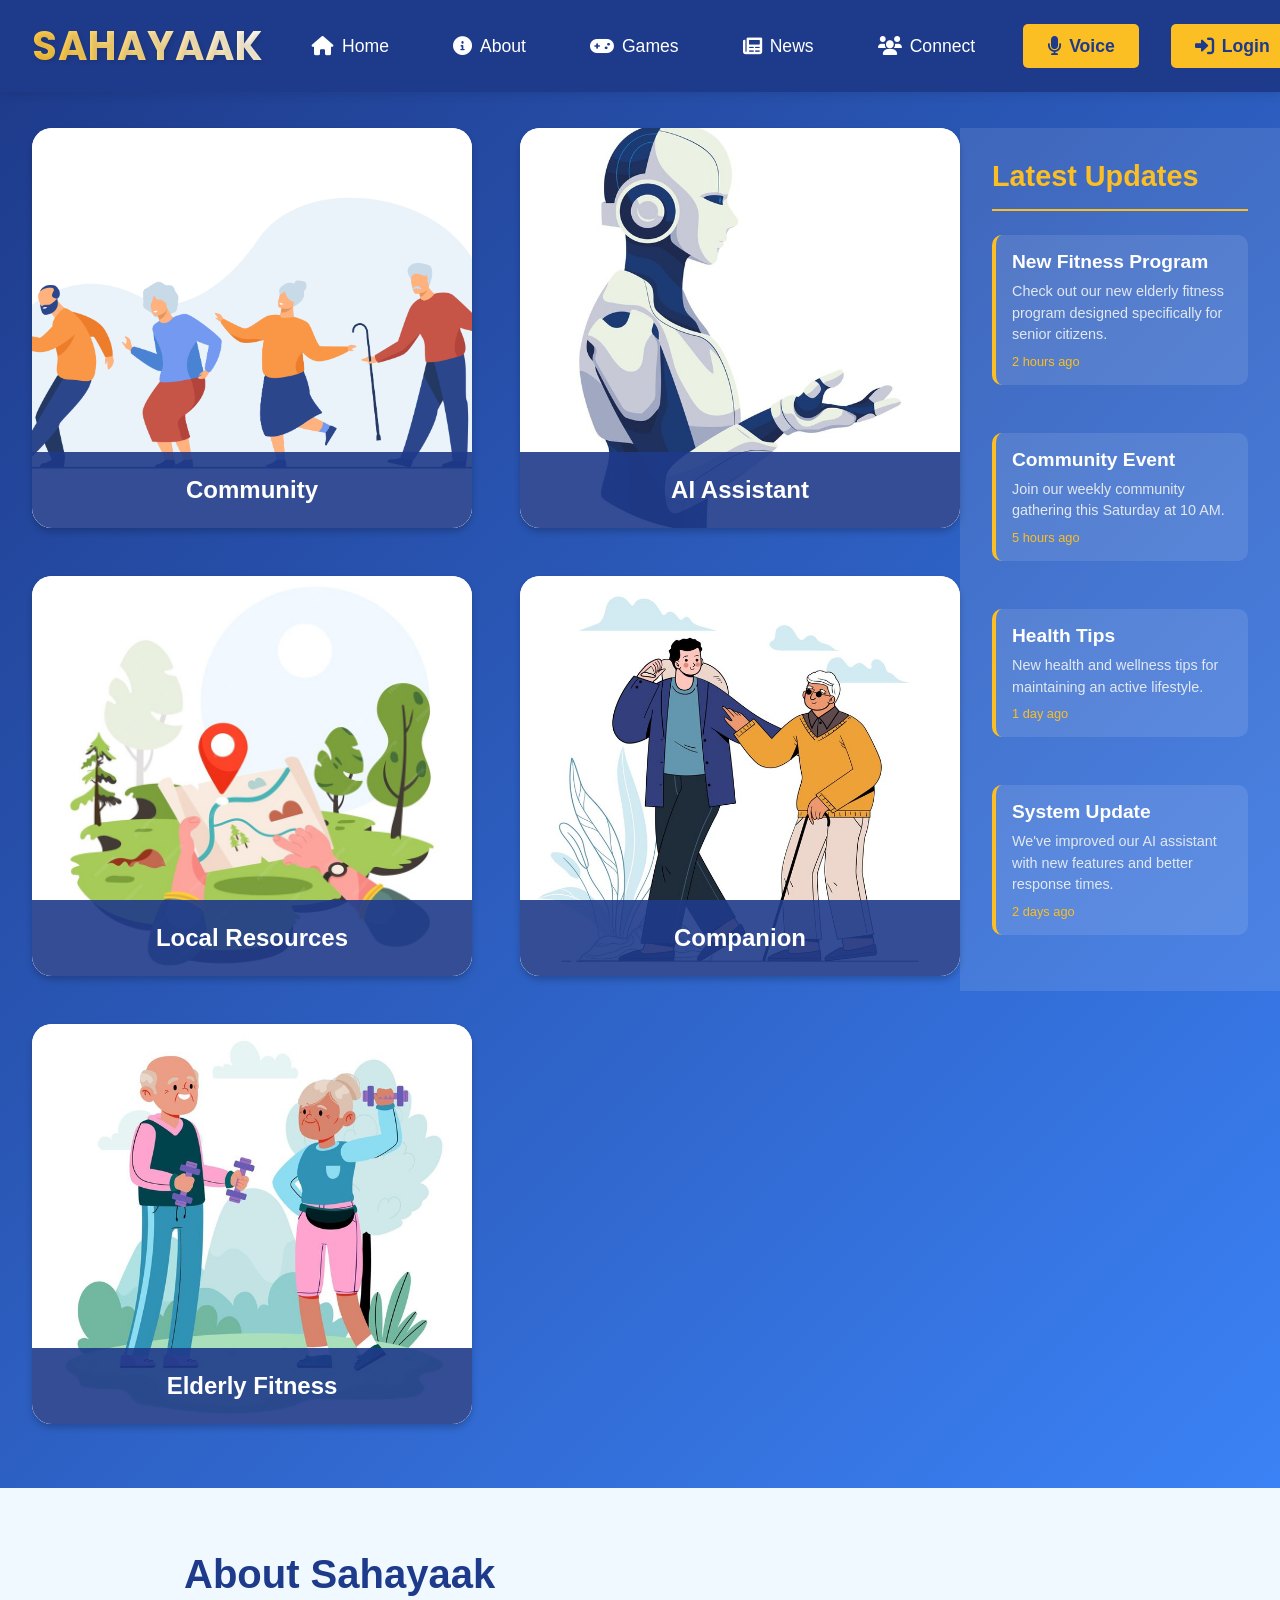
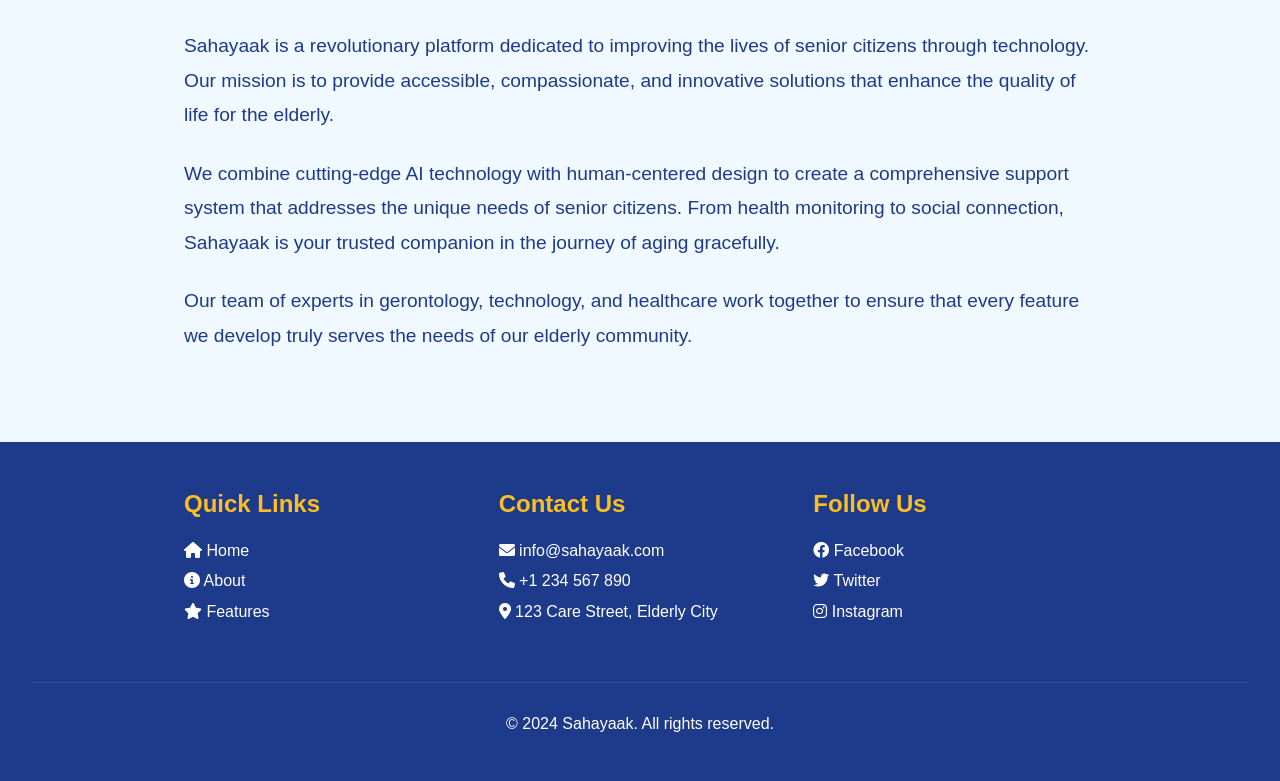
<file: index.html>
<!DOCTYPE html>
<html lang="en">

<head>
    <meta charset="UTF-8" />
    <meta name="viewport" content="width=device-width, initial-scale=1.0" />
    <title>Sahayaak - Elderly Care Services</title>
    <link rel="stylesheet" href="https://cdnjs.cloudflare.com/ajax/libs/font-awesome/6.0.0/css/all.min.css">
    <link href="https://fonts.googleapis.com/css2?family=Poppins:wght@700&display=swap" rel="stylesheet">
    <style>
        * {
            margin: 0;
            padding: 0;
            box-sizing: border-box;
        }

        body {
            background-color: #f0f9ff;
            width: 100%;
            max-width: 100%;
            overflow-x: hidden;
            padding-top: 4rem;
            font-family: 'Arial', sans-serif;
        }

        nav {
            background-color: #1e3a8a;
            color: white;
            padding: 1rem 2rem;
            display: flex;
            justify-content: space-between;
            align-items: center;
            width: 100%;
            max-width: 100%;
            position: fixed;
            top: 0;
            left: 0;
            right: 0;
            z-index: 1000;
            box-shadow: 0 2px 10px rgba(0, 0, 0, 0.1);
        }

        .logo {
            font-family: 'Poppins', sans-serif;
            font-size: 2.5rem;
            font-weight: 700;
            margin-right: 2rem;
            color: #ffffff;
            text-transform: uppercase;
            letter-spacing: 1px;
            background: linear-gradient(45deg, #fbbf24, #ffffff);
            -webkit-background-clip: text;
            -webkit-text-fill-color: transparent;
            text-shadow: 2px 2px 4px rgba(0, 0, 0, 0.1);
        }

        nav ul {
            display: flex;
            align-items: center;
            gap: 2rem;
            margin-left: auto;
            list-style: none;
        }

        nav ul li a {
            color: #ffffff;
            text-decoration: none;
            font-size: 1.1rem;
            transition: all 0.3s ease;
            display: flex;
            align-items: center;
            gap: 0.5rem;
            padding: 0.5rem 1rem;
            border-radius: 5px;
        }

        nav ul li a:hover {
            background-color: rgba(251, 191, 36, 0.2);
            transform: translateY(-2px);
        }

        nav ul li a i {
            font-size: 1.2rem;
        }

        .login-btn {
            background-color: #fbbf24;
            color: #1e3a8a;
            padding: 0.7rem 1.5rem;
            border-radius: 5px;
            transition: all 0.3s ease;
            display: flex;
            align-items: center;
            gap: 0.5rem;
            font-weight: 600;
        }

        .login-btn:hover {
            background-color: #f59e0b;
            transform: translateY(-2px);
            box-shadow: 0 4px 8px rgba(0, 0, 0, 0.2);
        }

        .hero {
            display: flex;
            flex-direction: row;
            align-items: flex-start;
            justify-content: space-between;
            padding: 4rem 0;
            background: linear-gradient(135deg, #1e3a8a 0%, #3b82f6 100%);
            min-height: calc(100vh - 4rem);
            color: white;
        }

        .hero-content {
            display: flex;
            flex-direction: column;
            align-items: flex-start;
            width: 75%;
            margin: 0;
            padding-left: 2rem;
        }

        .image-grid {
            display: grid;
            grid-template-columns: repeat(2, 1fr);
            gap: 3rem;
            width: 100%;
            margin: 0;
        }

        .image-box {
            position: relative;
            border-radius: 20px;
            overflow: hidden;
            box-shadow: 0 4px 6px rgba(0, 0, 0, 0.2);
            transition: all 0.3s ease;
            background-color: white;
            width: 100%;
        }

        .image-box:hover {
            transform: translateY(-5px);
            box-shadow: 0 6px 12px rgba(0, 0, 0, 0.3);
        }

        .image-box img {
            width: 100%;
            height: 400px;
            object-fit: cover;
            display: block;
        }

        .image-box::after {
            content: '';
            position: absolute;
            top: 0;
            left: 0;
            right: 0;
            bottom: 0;
            background: linear-gradient(to bottom, rgba(30, 58, 138, 0.7), rgba(30, 58, 138, 0.9));
            opacity: 0;
            transition: opacity 0.3s ease;
        }

        .image-box:hover::after {
            opacity: 1;
        }

        .image-box h3 {
            position: absolute;
            bottom: 0;
            left: 0;
            right: 0;
            padding: 1.5rem;
            color: white;
            background-color: rgba(30, 58, 138, 0.9);
            margin: 0;
            font-size: 1.5rem;
            text-align: center;
        }

        .main-image {
            margin-top: 3rem;
            max-width: 800px;
            width: 100%;
        }

        .main-image img {
            width: 100%;
            height: auto;
            border-radius: 10px;
            box-shadow: 0 4px 6px rgba(0, 0, 0, 0.2);
        }

        .about-section {
            padding: 4rem 2rem;
            background-color: #f0f9ff;
            color: #1e3a8a;
        }

        .about-content {
            max-width: 75%;
            margin: 0 auto;
        }

        .about-content h2 {
            font-size: 2.5rem;
            margin-bottom: 2rem;
            color: #1e3a8a;
        }

        .about-content p {
            font-size: 1.2rem;
            line-height: 1.8;
            margin-bottom: 1.5rem;
        }

        .footer {
            background-color: #1e3a8a;
            color: white;
            padding: 3rem 2rem;
        }

        .footer-content {
            max-width: 75%;
            margin: 0 auto;
            display: grid;
            grid-template-columns: repeat(3, 1fr);
            gap: 2rem;
        }

        .footer-section h3 {
            font-size: 1.5rem;
            margin-bottom: 1.5rem;
            color: #fbbf24;
        }

        .footer-section ul {
            list-style: none;
            padding: 0;
        }

        .footer-section ul li {
            margin-bottom: 0.8rem;
        }

        .footer-section ul li a {
            color: white;
            text-decoration: none;
            transition: color 0.3s ease;
        }

        .footer-section ul li a:hover {
            color: #fbbf24;
        }

        .copyright {
            text-align: center;
            margin-top: 3rem;
            padding-top: 2rem;
            border-top: 1px solid rgba(255, 255, 255, 0.1);
        }

        .news-section {
            width: 25%;
            padding: 2rem;
            background-color: rgba(255, 255, 255, 0.1);
            height: 100%;
            overflow-y: auto;
        }

        .news-section h2 {
            color: #fbbf24;
            font-size: 1.8rem;
            margin-bottom: 1.5rem;
            padding-bottom: 1rem;
            border-bottom: 2px solid #fbbf24;
        }

        .news-item {
            background-color: rgba(255, 255, 255, 0.1);
            padding: 1rem;
            margin-bottom: 1.5rem;
            border-radius: 10px;
            transition: all 0.3s ease;
        }

        .news-item:hover {
            background-color: rgba(255, 255, 255, 0.2);
            transform: translateX(-5px);
        }

        .news-item h3 {
            color: white;
            font-size: 1.2rem;
            margin-bottom: 0.5rem;
        }

        .news-item p {
            color: #e2e8f0;
            font-size: 0.9rem;
            line-height: 1.5;
        }

        .news-item a {
            color: #fbbf24;
            text-decoration: none;
            font-size: 0.9rem;
            display: inline-block;
            margin-top: 0.5rem;
        }

        .news-item a:hover {
            text-decoration: underline;
        }

        .news-notification {
            width: 25%;
            padding: 2rem;
            background-color: rgba(255, 255, 255, 0.1);
            height: 100%;
            overflow-y: auto;
        }

        .news-notification h2 {
            color: #fbbf24;
            font-size: 1.8rem;
            margin-bottom: 1.5rem;
            padding-bottom: 1rem;
            border-bottom: 2px solid #fbbf24;
        }

        .notification-item {
            background-color: rgba(255, 255, 255, 0.1);
            padding: 1rem;
            margin-bottom: 1.5rem;
            border-radius: 10px;
            transition: all 0.3s ease;
            border-left: 4px solid #fbbf24;
        }

        .notification-item:hover {
            background-color: rgba(255, 255, 255, 0.2);
            transform: translateX(-5px);
        }

        .notification-grid {
            display: flex;
            flex-direction: column;
            gap: 1.5rem;
        }

        .notification-item h3 {
            color: white;
            font-size: 1.2rem;
            margin-bottom: 0.5rem;
        }

        .notification-item p {
            color: #e2e8f0;
            font-size: 0.9rem;
            line-height: 1.5;
        }

        .notification-item .time {
            color: #fbbf24;
            font-size: 0.8rem;
            margin-top: 0.5rem;
        }

        .mic-btn {
            background-color: #fbbf24;
            color: #1e3a8a;
            padding: 0.7rem 1.5rem;
            border-radius: 5px;
            transition: all 0.3s ease;
            display: flex;
            align-items: center;
            gap: 0.5rem;
            font-weight: 600;
            cursor: pointer;
        }

        .mic-btn:hover {
            background-color: #f59e0b;
            transform: translateY(-2px);
            box-shadow: 0 4px 8px rgba(0, 0, 0, 0.2);
        }

        .mic-btn.listening {
            background-color: #ef4444;
            animation: pulse 1.5s infinite;
        }

        @keyframes pulse {
            0% {
                transform: scale(1);
            }
            50% {
                transform: scale(1.05);
            }
            100% {
                transform: scale(1);
            }
        }

        .voice-feedback {
            position: fixed;
            bottom: 20px;
            right: 20px;
            background-color: rgba(30, 58, 138, 0.9);
            color: white;
            padding: 1rem;
            border-radius: 10px;
            display: none;
            z-index: 1000;
            box-shadow: 0 4px 6px rgba(0, 0, 0, 0.1);
        }
    </style>
    <link rel="news/news/stylesheet" href="styles.css">
</head>

<body>
    <nav>
        <div class="logo">Sahayaak</div>
        <ul>
            <li><a href="#"><i class="fas fa-home"></i> Home</a></li>
            <li><a href="#about"><i class="fas fa-info-circle"></i> About</a></li>
            <li><a href="games.html"><i class="fas fa-gamepad"></i> Games</a></li>
            <li><a href="news/news/news.html"><i class="fas fa-newspaper"></i> News</a></li>
            <li><a href="whats/whats/index.html"><i class="fas fa-users"></i> Connect</a></li>
            <li><a href="#" id="micButton" class="mic-btn"><i class="fas fa-microphone"></i> Voice</a></li>
            <li><a href="http://127.0.0.1:5501/login.html" class="login-btn"><i class="fas fa-sign-in-alt"></i> Login</a></li>
        </ul>
    </nav>

    
    <section class="hero">
        <div class="hero-content">
            <div class="image-grid" id="features">
                <a href="http://127.0.0.1:5000/" class="image-box">
                    <img src="images/community.jpg" alt="Community">
                    <h3>Community</h3>
                </a>
                <a href="http://localhost:8501/" class="image-box">
                    <img src="images/AiAssistant.jpg" alt="AI Assistant">
                    <h3>AI Assistant</h3>
                </a>
                <a href="maps/maps/intex.html" class="image-box">
                    <img src="images/localResources.jpg" alt="Local Resources">
                    <h3>Local Resources</h3>
                </a>
                <a href="http://localhost:8502/" class="image-box">
                    <img src="images/companion.jpg" alt="Companion">
                    <h3>Companion</h3>
                </a>
                <a href="musclewiki/musclewiki/index.html" class="image-box">
                    <img src="images/elderlyfit.jpg" alt="Elderly Fitness">
                    <h3>Elderly Fitness</h3>
                </a>
            </div>
        </div>

        <div class="news-notification">
            <h2>Latest Updates</h2>
            <div class="notification-grid">
                <div class="notification-item">
                    <h3>New Fitness Program</h3>
                    <p>Check out our new elderly fitness program designed specifically for senior citizens.</p>
                    <div class="time">2 hours ago</div>
                </div>
                <div class="notification-item">
                    <h3>Community Event</h3>
                    <p>Join our weekly community gathering this Saturday at 10 AM.</p>
                    <div class="time">5 hours ago</div>
                </div>
                <div class="notification-item">
                    <h3>Health Tips</h3>
                    <p>New health and wellness tips for maintaining an active lifestyle.</p>
                    <div class="time">1 day ago</div>
                </div>
                <div class="notification-item">
                    <h3>System Update</h3>
                    <p>We've improved our AI assistant with new features and better response times.</p>
                    <div class="time">2 days ago</div>
                </div>
            </div>
        </div>
    </section>

    <section class="about-section" id="about">
        <div class="about-content">
            <h2>About Sahayaak</h2>
            <p>Sahayaak is a revolutionary platform dedicated to improving the lives of senior citizens through technology. Our mission is to provide accessible, compassionate, and innovative solutions that enhance the quality of life for the elderly.</p>
            <p>We combine cutting-edge AI technology with human-centered design to create a comprehensive support system that addresses the unique needs of senior citizens. From health monitoring to social connection, Sahayaak is your trusted companion in the journey of aging gracefully.</p>
            <p>Our team of experts in gerontology, technology, and healthcare work together to ensure that every feature we develop truly serves the needs of our elderly community.</p>
        </div>
    </section>

    <footer class="footer">
        <div class="footer-content">
            <div class="footer-section">
                <h3>Quick Links</h3>
                <ul>
                    <li><a href="#"><i class="fas fa-home"></i> Home</a></li>
                    <li><a href="#about"><i class="fas fa-info-circle"></i> About</a></li>
                    <li><a href="#features"><i class="fas fa-star"></i> Features</a></li>
                </ul>
            </div>
            <div class="footer-section">
                <h3>Contact Us</h3>
                <ul>
                    <li><a href="#"><i class="fas fa-envelope"></i> info@sahayaak.com</a></li>
                    <li><a href="#"><i class="fas fa-phone"></i> +1 234 567 890</a></li>
                    <li><a href="#"><i class="fas fa-map-marker-alt"></i> 123 Care Street, Elderly City</a></li>
                </ul>
            </div>
            <div class="footer-section">
                <h3>Follow Us</h3>
                <ul>
                    <li><a href="#"><i class="fab fa-facebook"></i> Facebook</a></li>
                    <li><a href="#"><i class="fab fa-twitter"></i> Twitter</a></li>
                    <li><a href="#"><i class="fab fa-instagram"></i> Instagram</a></li>
                </ul>
            </div>
        </div>
        <div class="copyright">
            <p>&copy; 2024 Sahayaak. All rights reserved.</p>
        </div>
    </footer>

    <div class="voice-feedback" id="voiceFeedback"></div>

    <script>
        (function () { if (!window.chatbase || window.chatbase("getState") !== "initialized") { window.chatbase = (...arguments) => { if (!window.chatbase.q) { window.chatbase.q = [] } window.chatbase.q.push(arguments) }; window.chatbase = new Proxy(window.chatbase, { get(target, prop) { if (prop === "q") { return target.q } return (...args) => target(prop, ...args) } }) } const onLoad = function () { const script = document.createElement("script"); script.src = "https://www.chatbase.co/embed.min.js"; script.id = "u7iwT3Jx045IWMDO894MP"; script.domain = "www.chatbase.co"; document.body.appendChild(script) }; if (document.readyState === "complete") { onLoad() } else { window.addEventListener("load", onLoad) } })();
    </script>
    
    <script src="news/news/script.js"></script>
    <script src="script.js"></script>
    <script>
        // Voice Recognition Implementation
        document.addEventListener('DOMContentLoaded', function() {
            const micButton = document.getElementById('micButton');
            const voiceFeedback = document.getElementById('voiceFeedback');
            let recognition = null;

            // Check if browser supports speech recognition
            if ('webkitSpeechRecognition' in window) {
                recognition = new webkitSpeechRecognition();
                recognition.continuous = false;
                recognition.interimResults = false;
                recognition.lang = 'en-US';

                recognition.onstart = function() {
                    micButton.classList.add('listening');
                    voiceFeedback.style.display = 'block';
                    voiceFeedback.textContent = 'Listening...';
                };

                recognition.onend = function() {
                    micButton.classList.remove('listening');
                    voiceFeedback.style.display = 'none';
                };

                recognition.onresult = function(event) {
                    const command = event.results[0][0].transcript.toLowerCase();
                    voiceFeedback.textContent = `Command recognized: ${command}`;
                    
                    // Process the voice command
                    processVoiceCommand(command);
                };

                recognition.onerror = function(event) {
                    console.error('Speech recognition error:', event.error);
                    voiceFeedback.textContent = `Error: ${event.error}`;
                    micButton.classList.remove('listening');
                };
            } else {
                micButton.style.display = 'none';
                console.error('Speech recognition not supported in this browser');
            }

            // Handle microphone button click
            micButton.addEventListener('click', function() {
                if (recognition) {
                    recognition.start();
                }
            });

            // Process voice commands
            function processVoiceCommand(command) {
                const commands = {
                    'go to community': () => window.location.href = 'http://127.0.0.1:5000/',
                    'open ai assistant': () => window.location.href = 'http://localhost:8501/',
                    'show local resources': () => window.location.href = 'maps/maps/intex.html',
                    'open companion': () => window.location.href = 'http://localhost:8502/',
                    'start elderly fitness': () => window.location.href = 'musclewiki/musclewiki/index.html',
                    'connect':()=>window.location.href='whats/whats/index.html',
                    'go to navigation bar': () => window.scrollTo({ top: 0, behavior: 'smooth' }),
                    'sign up': () => window.location.href = 'http://127.0.0.1:5501/login.html'
                };

                // Check for exact matches first
                if (commands[command]) {
                    commands[command]();
                    return;
                }

                // Check for partial matches
                for (const [key, action] of Object.entries(commands)) {
                    if (command.includes(key)) {
                        action();
                        return;
                    }
                }

                voiceFeedback.textContent = 'Command not recognized. Please try again.';
            }
        });
    </script>
</body>

</html>
</file>
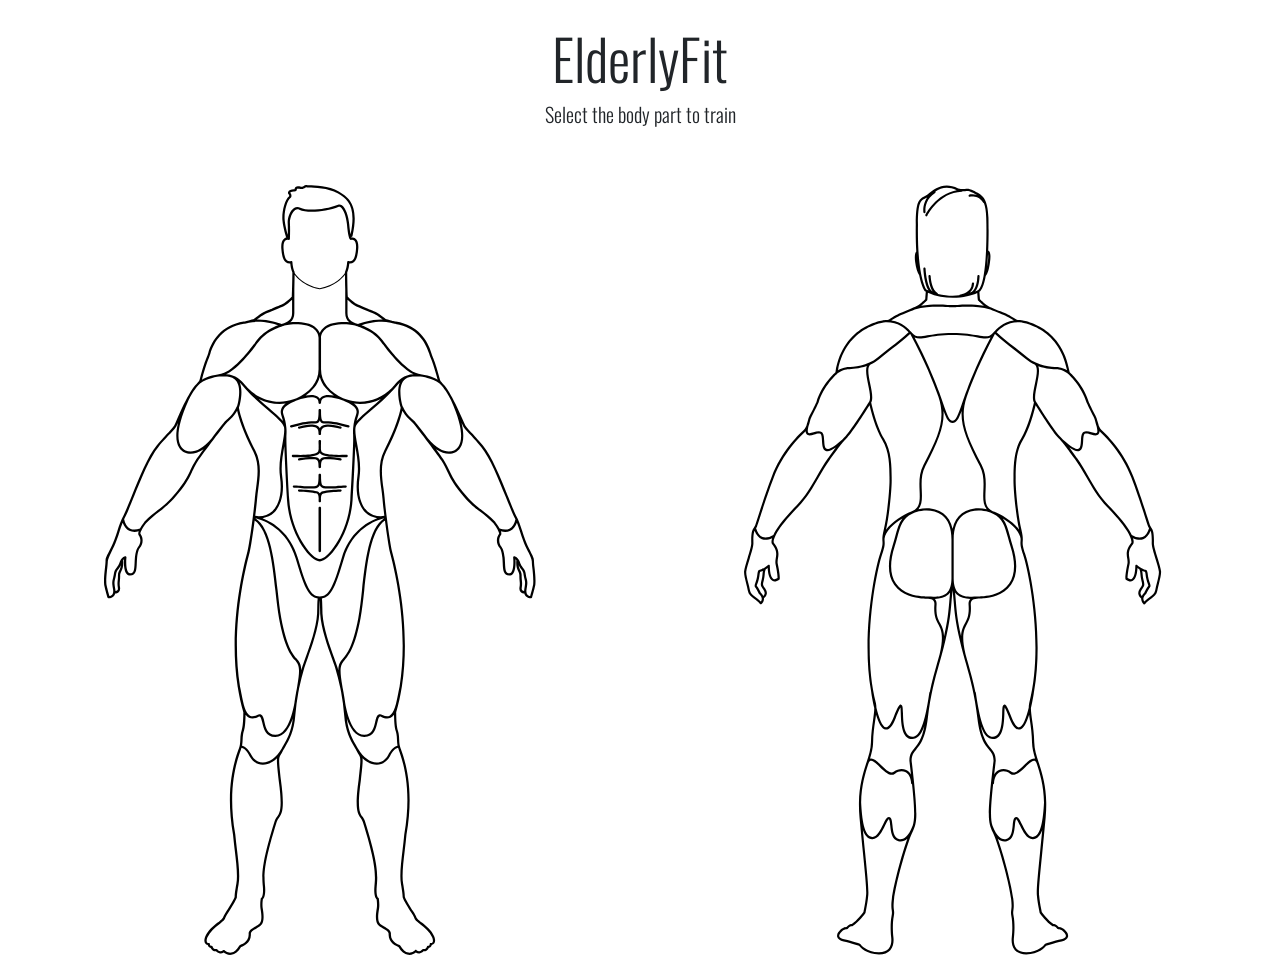
<file: musclewiki/musclewiki/index.html>
<html>
<head>
    <meta charset="UTF-8">
    <meta http-equiv="X-UA-Compatible" content="IE=edge">
    <meta name="viewport" content="width=device-width, initial-scale=1.0">
<title>ElderlyFit</title>
    <!-- Logo of Musclewiki -->


<!-- Own Custom CSS -->
<link rel="stylesheet" href="style.css">

<!-- Bootstrap css link -->
    <link href="https://cdn.jsdelivr.net/npm/bootstrap@5.3.0/dist/css/bootstrap.min.css" rel="stylesheet" integrity="sha384-9ndCyUaIbzAi2FUVXJi0CjmCapSmO7SnpJef0486qhLnuZ2cdeRhO02iuK6FUUVM" crossorigin="anonymous">

</head>
<!-- Navbar Start  -->

<!-- Navbar end -->

<body>
    <div class="container-fluid text-center py-4">
        <h1 class="display-4">ElderlyFit</h1>
        <p class="lead">Select the body part to train</p>
    </div>
	<div class="container-fluid align-center pt-3 ">
        <div class="row text-center">
            <div class="col-md-6">
            
                <svg width="70%" height="100%" viewBox="0 0 672 1200" fill="none" xmlns="http://www.w3.org/2000/svg">
        <g class="body-map__muscle" id="abdominals">
        <a href="Abdominals.html"  >
        <path d="M384.32 490.61C386.41 457.79 388.65 408.87 388.74 397.67C388.79 392.09 388.67 389.6 388.58 387.74L388.56 387.35C388.5 385.83 388.44 384.62 388.54 382.23C388.56 381.7 388.59 381.18 388.62 380.71C388.64 380.58 388.64 380.45 388.64 380.34C388.68 379.72 388.71 379.12 388.76 378.55L388.81 378.04C388.83 377.82 388.84 377.62 388.88 377.39C389.59 370 391.12 365.02 392.36 361.01L392.47 360.64C393.98 355.77 394.81 353.08 393.26 349.6C391.24 345.04 385.88 341.08 376.39 337.12C376.36 337.11 376.32 337.1 376.29 337.09C376.29 337.09 376.29 337.09 376.26 337.07C374.72 336.53 373.1 335.9 371.46 335.19C371.42 335.17 371.39 335.16 371.33 335.14C360.54 331.16 346.9 328.38 340.97 332.51C338.84 334 337.8 336.3 337.8 339.54C337.8 340.28 337.2 340.88 336.42 340.89C336.33 340.86 336.19 340.85 336.1 340.89C335.36 340.89 334.76 340.29 334.76 339.55C334.76 336.32 333.72 334.02 331.57 332.52C329.69 331.21 321.97 327.54 301.28 335.13L301.18 335.17L301.1 335.2C299.5 335.9 297.87 336.54 296.23 337.1H296.21C296.21 337.1 296.17 337.12 296.16 337.13C286.67 341.09 281.31 345.05 279.31 349.61C277.75 353.12 278.59 355.82 280.11 360.73C281.31 364.54 282.95 369.77 283.7 377.43C283.83 378.3 283.91 379.28 283.93 380.4C283.94 380.48 283.94 380.57 283.94 380.7C283.98 381.21 284.01 381.72 284.03 382.25C284.13 384.82 284.09 386.01 283.99 387.8C283.9 389.62 283.78 392.11 283.83 397.69C283.94 409.23 286.19 458.22 288.25 490.63C291.6 543.3 323.93 583.5 336.14 583.49C336.19 583.51 336.25 583.51 336.31 583.51C336.36 583.51 336.41 583.51 336.45 583.49C348.6 583.49 380.92 543.3 384.28 490.62L384.32 490.61ZM291.68 377.57C291.08 377.57 290.56 377.18 290.39 376.6C290.18 375.9 290.59 375.16 291.3 374.94C305.76 370.74 315.58 368.2 330 368.49C334.47 368.47 334.8 361.56 334.8 351.03C334.8 350.29 335.4 349.69 336.18 349.69C336.27 349.72 336.41 349.73 336.49 349.69C337.23 349.69 337.83 350.29 337.83 351.03C337.83 361.57 338.17 368.47 342.66 368.49C357.04 368.2 366.87 370.74 381.31 374.93C381.66 375.04 381.94 375.27 382.12 375.58C382.29 375.89 382.33 376.25 382.23 376.59C382.04 377.3 381.26 377.71 380.57 377.51C367.11 373.59 357.74 371.15 344.95 371.15C344.21 371.15 343.46 371.15 342.7 371.17C339.84 371.15 337.89 369.72 336.73 366.78C336.6 366.45 336.05 366.45 335.92 366.78C334.74 369.76 332.86 371.16 330 371.17C315.97 370.87 306.3 373.36 292.05 377.51C291.95 377.54 291.83 377.56 291.69 377.56L291.68 377.57ZM369.88 378.6C369.79 378.95 369.56 379.25 369.25 379.43C368.95 379.6 368.59 379.65 368.25 379.55L366.97 379.22C361.69 377.83 352.87 375.5 345.68 376.72C339.05 377.85 337.84 381.39 337.84 387.95C337.84 388.69 337.24 389.29 336.46 389.29C336.41 389.27 336.35 389.27 336.29 389.27C336.24 389.27 336.19 389.27 336.15 389.29C335.4 389.29 334.81 388.7 334.81 387.95C334.81 381.39 333.59 377.86 326.95 376.72C319.75 375.5 310.9 377.84 305.62 379.23L304.37 379.55C304.03 379.64 303.68 379.6 303.37 379.43C303.06 379.25 302.83 378.96 302.74 378.6C302.55 377.87 302.98 377.15 303.71 376.96L304.92 376.64C310.41 375.18 319.59 372.73 327.41 374.07C331.62 374.78 334.41 376.51 335.94 379.35C336.09 379.63 336.56 379.63 336.71 379.35C338.24 376.51 341.03 374.78 345.24 374.07C353.03 372.73 362.22 375.18 367.71 376.64L368.93 376.96C369.65 377.15 370.07 377.87 369.88 378.59V378.6ZM293.5 423.27C293.25 423.01 293.12 422.67 293.12 422.31C293.12 421.93 293.28 421.57 293.55 421.33C293.8 421.1 294.13 420.98 294.47 421L295.96 421.02C310.93 421.27 325.07 421.51 332.23 417.45C334.4 416.23 334.82 413.46 334.95 410.87C334.88 409.36 334.92 407.73 334.97 406.17L334.92 404.53C334.83 402.44 334.79 400.7 334.79 399.06C334.79 398.32 335.39 397.72 336.17 397.72C336.26 397.75 336.39 397.75 336.48 397.72C337.22 397.72 337.82 398.32 337.82 399.06C337.82 401.02 337.74 402.97 337.68 404.58C337.66 405.03 337.65 405.46 337.65 405.91C337.7 407.59 337.74 409.37 337.65 411.07C337.85 414.58 338.67 416.48 340.37 417.44C347.53 421.5 361.67 421.26 376.63 421.01L378.15 420.99C378.48 420.97 378.79 421.08 379.04 421.31C379.32 421.56 379.48 421.93 379.49 422.29C379.49 423.03 378.89 423.65 378.16 423.67L376.69 423.69C373.67 423.75 369.73 423.81 365.99 423.81C355.71 423.81 345.32 423.32 339.04 419.77C338.05 419.2 337.25 418.45 336.65 417.55C336.57 417.43 336.43 417.35 336.29 417.35C336.14 417.35 336 417.43 335.93 417.55C335.36 418.45 334.59 419.18 333.56 419.77C327.29 423.33 316.9 423.82 306.61 423.82C302.86 423.82 298.93 423.75 295.93 423.7L294.44 423.68C294.09 423.68 293.75 423.53 293.5 423.27ZM369.92 427.61C369.87 427.98 369.68 428.31 369.39 428.53C369.12 428.74 368.78 428.82 368.43 428.77L368.25 428.75C362.71 428.11 353.43 427.04 345.29 427.17C338.96 427.24 337.83 430.51 337.83 439.66C337.83 440.4 337.23 441 336.45 441C336.4 440.98 336.34 440.97 336.28 440.97C336.23 440.97 336.18 440.97 336.14 440.99C335.4 440.99 334.8 440.39 334.8 439.65C334.8 430.5 333.67 427.23 327.32 427.16C319.22 427.04 309.97 428.1 304.44 428.73L304.17 428.76C303.44 428.85 302.78 428.33 302.69 427.6C302.61 426.86 303.14 426.19 303.87 426.11C309.51 425.45 318.94 424.36 327.36 424.48C331.61 424.54 334.41 426 335.93 428.93C336.08 429.22 336.55 429.22 336.7 428.93C338.22 426 341.02 424.54 345.27 424.48C353.81 424.37 363.52 425.5 368.75 426.11C369.48 426.19 370.01 426.86 369.93 427.59L369.92 427.61ZM295 470.9C294.76 470.64 294.63 470.3 294.64 469.95C294.65 469.58 294.82 469.23 295.09 468.98C295.34 468.75 295.68 468.64 296.02 468.66C301.12 468.84 304.81 469.09 308.07 469.3L309.04 469.36C314.3 469.75 318.85 470.08 327.57 469.82C333.52 469.39 334.79 467.8 334.79 451.93C334.79 451.19 335.39 450.59 336.17 450.58C336.26 450.61 336.4 450.62 336.49 450.58C337.23 450.58 337.83 451.18 337.83 451.92C337.83 468.54 339.46 469.4 345.14 469.83C353.76 470.07 358.3 469.73 363.56 469.35L364.53 469.28C367.79 469.06 371.48 468.81 376.6 468.63C376.92 468.6 377.24 468.71 377.5 468.94C377.79 469.19 377.96 469.55 377.97 469.92C377.98 470.27 377.85 470.61 377.61 470.87C377.36 471.13 377.03 471.28 376.67 471.3C371.13 471.51 367.25 471.78 363.75 472.03C359.57 472.32 355.97 472.58 350.66 472.58C348.59 472.58 346.79 472.55 344.99 472.49C340.44 472.15 338.04 470.74 336.73 467.64C336.66 467.48 336.5 467.37 336.33 467.37C336.16 467.37 336 467.47 335.93 467.63C334.6 470.73 332.21 472.14 327.7 472.48C325.86 472.54 324.02 472.57 321.93 472.57C316.61 472.57 312.84 472.3 308.86 472.02C305.36 471.77 301.47 471.5 295.94 471.29C295.58 471.28 295.25 471.13 295.01 470.87L295 470.9ZM337.83 570.5C337.83 571.24 337.23 571.84 336.49 571.84H336.14C335.4 571.84 334.8 571.24 334.8 570.5V503.38C334.8 502.63 335.39 502.04 336.14 502.04H336.49C337.23 502.04 337.83 502.64 337.83 503.38V570.5ZM337.66 488.3C337.64 488.38 337.64 488.47 337.66 488.56C337.71 489.72 337.71 490.89 337.71 492.02V492.8C337.71 493.54 337.11 494.14 336.37 494.14H336.25C335.51 494.14 334.91 493.54 334.91 492.8V492.02C334.91 490.87 334.91 489.69 334.96 488.49V488.38C334.78 483.98 334.01 480.91 330.82 480.18C325.59 479 311.19 477.57 304.86 477.57C304.57 477.57 304.3 477.57 304.04 477.57C303.73 477.6 303.41 477.48 303.15 477.25C302.87 476.99 302.7 476.63 302.7 476.26C302.7 475.9 302.83 475.56 303.07 475.3C303.32 475.04 303.65 474.9 304.01 474.89C310.18 474.76 325.81 476.29 331.41 477.56C333.44 478.03 334.93 479.08 335.95 480.77C336.03 480.9 336.17 480.98 336.32 480.98C336.47 480.98 336.62 480.9 336.69 480.77C337.69 479.08 339.16 478.04 341.2 477.56C346.75 476.3 362.39 474.78 368.62 474.89C368.98 474.89 369.31 475.04 369.56 475.3C369.8 475.56 369.93 475.89 369.92 476.25C369.92 476.62 369.75 476.97 369.48 477.22C369.24 477.44 368.94 477.56 368.63 477.56C368.6 477.56 368.58 477.56 368.55 477.56C362.8 477.41 347.33 478.91 341.81 480.16C338.63 480.89 337.84 483.93 337.66 488.29V488.3Z" fill="white" /></a>
        </g>
        <g class="body-map__muscle" id="obliques">
            <a href="Obliques.html"  >
        <path d="M278.25 405.1L278.22 405.27L278.23 405.26L278.2 405.42L278.181 405.528C275.415 420.952 272.286 438.408 274.68 454.63C279.61 488.3 267.94 503.64 262.69 508.67C257.5 513.64 249.36 516.54 241.25 516.54C239.37 516.54 237.5 516.38 235.66 516.06C235.43 516.02 235.27 515.81 235.3 515.58C236.6 505.04 237.65 495.4 238.26 488.43C238.68 483.48 239.34 478.52 240.05 473.27L240.08 473.02L240.082 473.006C242.671 453.691 245.348 433.726 235.63 414.4C215.71 376.03 210.63 351.86 209.81 347.41V347.31C209.81 347.26 209.81 347.22 209.83 347.17C210.97 343.85 211.84 340.34 212.44 336.75C213.35 331.07 215.45 317.93 211.12 308.04C211.04 307.85 211.1 307.63 211.27 307.51C211.44 307.39 211.67 307.41 211.82 307.55C214.24 309.84 216.37 312.33 218.14 314.46C219.35 315.91 220.38 317.07 221.37 318.09C221.384 318.104 221.398 318.12 221.413 318.137C221.43 318.157 221.449 318.179 221.47 318.2C221.47 318.21 221.54 318.28 221.54 318.28C231.955 329.911 244.178 340.439 254.971 349.736L255.08 349.83L255.22 349.96L255.238 349.975C268.64 361.529 280.21 371.503 281.06 377.77C281.088 377.911 281.108 378.106 281.127 378.295L281.13 378.33V378.45C281.15 378.5 281.17 378.65 281.17 378.82C281.21 379.09 281.23 379.41 281.25 379.75L281.28 380.33C281.3 380.41 281.3 380.49 281.3 380.56C281.51 386.9 280 395.33 278.25 405.1Z" fill="white" />
        <path d="M460.77 307.59C460.92 307.45 461.15 307.43 461.32 307.55L461.33 307.56C461.5 307.68 461.56 307.9 461.48 308.09C457.17 317.96 459.26 331.07 460.16 336.67L460.18 336.77C460.78 340.36 461.65 343.87 462.79 347.19C462.81 347.23 462.81 347.28 462.81 347.33V347.43C461.66 353.7 456.4 377.07 436.99 414.44C427.27 433.74 429.95 453.72 432.56 473.03V473.13C433.34 478.83 433.97 483.58 434.39 488.44C434.96 495.23 436.01 504.88 437.33 515.59C437.36 515.82 437.2 516.03 436.97 516.07C435.14 516.39 433.26 516.54 431.39 516.54C423.28 516.54 415.13 513.64 409.94 508.67C404.69 503.63 393.02 488.29 397.95 454.63C400.36 438.26 397.2 420.73 394.4 405.27L394.37 405.08C392.62 395.32 391.11 386.89 391.32 380.55C391.32 380.51 391.32 380.44 391.34 380.36C391.34 380.29 391.35 380.2 391.37 380.11C391.41 379.35 391.48 378.57 391.55 377.8C391.55 377.78 391.55 377.72 391.58 377.63C392.6 371.342 404.153 361.386 417.528 349.861L417.676 349.733C428.442 340.462 440.614 329.981 451.07 318.29L451.14 318.21C451.17 318.17 451.21 318.13 451.24 318.1C452.33 316.97 453.41 315.75 454.46 314.47C456.35 312.19 458.42 309.78 460.77 307.59Z" fill="white" />
        </a></g>
        <g class="body-map__muscle" id="forearms">
        <a href="Forearms.html"  >
        <path d="M135.05 418.55C141.32 418.55 148.19 416.1 154.92 411.47V411.46C155.1 411.34 155.33 411.37 155.48 411.52C155.63 411.67 155.65 411.91 155.52 412.08C151.51 417.52 146.59 424.21 144.16 427.73C139.457 435.289 136.843 440.787 134.543 445.625L134.46 445.8L134.457 445.806C130.428 454.264 126.627 462.244 113.47 478.7C101.33 493.83 93.04 500.16 84.26 506.86L84.199 506.906C77.9179 511.692 71.4135 516.648 63.23 525.21C63.21 525.23 63.19 525.25 63.16 525.27C61.56 527.38 58.6 531.44 56.45 535.48C56.4 535.57 56.33 535.64 56.23 535.68C53.2 536.91 50.19 537.52 47.41 537.52C44.92 537.52 42.61 537.03 40.63 536.04C35.84 533.67 32.13 527.92 30.95 521.04C30.94 520.95 30.95 520.86 30.99 520.78C31.81 519.04 32.73 517.24 33.72 515.43C37.33 507.63 41.56 497.2 46.32 485.38L46.43 485.1C57.43 457.87 71.12 423.99 84.49 407.9C92.4 398.38 98.13 392.38 102.32 388L102.5 387.81C108.4 381.64 111.64 378.25 114.13 372.23C114.229 371.995 114.327 371.761 114.425 371.528C114.593 371.127 114.759 370.728 114.93 370.33L115.04 370.08C115.13 369.87 115.36 369.77 115.58 369.84C115.8 369.91 115.92 370.14 115.87 370.36C108.45 400.78 117.14 412.23 125.73 416.48C128.51 417.85 131.64 418.55 135.05 418.55Z" fill="white" />
        <path d="M638.96 515.58C640.01 517.47 640.88 519.19 641.61 520.78C641.64 520.86 641.65 520.94 641.64 521.03C640.5 527.9 636.8 533.65 631.99 536.05C630.02 537.04 627.7 537.53 625.21 537.53C622.42 537.53 619.4 536.92 616.38 535.7C616.29 535.66 616.21 535.59 616.16 535.5C614.01 531.46 611.05 527.39 609.47 525.33C609.46 525.32 609.443 525.298 609.425 525.275C609.407 525.252 609.39 525.23 609.38 525.22C601.16 516.63 594.65 511.67 588.351 506.871L588.291 506.825C579.533 500.132 571.243 493.796 559.15 478.7C545.92 462.19 542.15 454.23 538.16 445.8L538.02 445.5L538.012 445.484C535.585 440.399 533.075 435.142 528.39 427.63C526.32 424.65 522.31 419.13 517.12 412.09C517 411.92 517.01 411.68 517.16 411.53C517.31 411.37 517.55 411.35 517.72 411.47C524.43 416.1 531.29 418.55 537.57 418.55C540.97 418.55 544.11 417.85 546.89 416.48C555.48 412.24 564.16 400.82 556.8 370.45C556.74 370.23 556.87 370 557.09 369.93C557.31 369.85 557.55 369.97 557.63 370.18L557.633 370.188C557.792 370.575 557.951 370.963 558.12 371.35C558.25 371.64 558.37 371.93 558.49 372.22C561.01 378.3 564.24 381.68 570.12 387.82L570.48 388.2L570.625 388.352C574.773 392.699 580.44 398.639 588.14 407.91C601.55 424.05 615.27 458.06 626.29 485.38L626.52 485.95C631.01 497.07 635.25 507.57 638.96 515.58Z" fill="white" />
        </a></g>
        <g class="body-map__muscle" id="biceps">
            <a href="Biceps.html"  >
        <path d="M207.71 345.02C207.68 345.12 207.61 345.21 207.52 345.26V345.25C207.32 345.37 207.15 345.57 207.04 345.84C202.959 355.849 196 362.113 191.389 366.264L191.36 366.29C190.73 366.85 190.16 367.36 189.67 367.84C187.7 369.66 179.78 379.71 167.95 395.4C155.59 410.5 143.93 415.86 135.1 415.86C131.98 415.86 129.22 415.19 126.91 414.05C117.4 409.37 105.33 392.91 131.34 335.25C131.34 335.24 131.42 335.08 131.42 335.08C140.01 318.85 144.88 313.74 147.79 310.69L148.08 310.39C148.53 309.92 148.94 309.48 149.32 309.03C149.35 309 149.38 308.97 149.41 308.95C152.39 306.96 155.59 305.18 158.94 303.68C161.66 302.46 164.46 301.43 167.25 300.62C167.39 300.59 167.47 300.57 167.53 300.54C170.77 299.61 174.06 298.94 177.38 298.53C177.54 298.53 177.65 298.52 177.76 298.49C179.544 298.291 180.92 298.24 181.741 298.21L181.75 298.21C190.1 297.96 197.98 297.73 203.74 302.43C213.92 310.71 210.92 329.3 209.79 336.29L209.36 336.24L209.79 336.31C209.32 339.25 208.62 342.18 207.71 345.02Z" fill="white" />
        <path d="M541.2 335.1C567.3 392.89 555.23 409.38 545.71 414.07L545.73 414.08C543.41 415.23 540.64 415.9 537.52 415.9C528.73 415.9 517.12 410.57 504.8 395.57C504.77 395.54 504.75 395.51 504.74 395.48C492.87 379.77 484.95 369.71 482.96 367.86C482.46 367.4 481.9 366.89 481.28 366.34C476.66 362.2 469.7 355.93 465.59 345.87C465.48 345.61 465.3 345.39 465.08 345.25C464.99 345.2 464.93 345.12 464.9 345.02C463.99 342.17 463.29 339.25 462.83 336.34L462.828 336.326C461.696 329.296 458.707 310.725 468.88 302.45C474.656 297.743 482.529 297.98 490.852 298.23L490.87 298.23C491.7 298.26 493.08 298.32 494.81 298.5C494.931 298.524 495.029 298.53 495.117 298.535C495.175 298.539 495.228 298.542 495.28 298.55C498.49 298.94 501.77 299.61 505.04 300.53C505.19 300.59 505.25 300.61 505.32 300.62C508.17 301.44 510.97 302.47 513.69 303.69C517.04 305.19 520.25 306.97 523.22 308.96L523.235 308.971C523.268 308.995 523.293 309.014 523.31 309.04C523.61 309.39 523.92 309.73 524.25 310.08C524.44 310.28 524.639 310.499 524.839 310.719L524.84 310.72L524.862 310.743C527.755 313.766 532.612 318.841 541.2 335.1Z" fill="white" />
        </a></g>
        <g class="body-map__muscle" id="shoulders">
            <a href="Shoulder.html"  >
        <path d="M152.89 303.71C152.83 303.75 152.75 303.77 152.68 303.77H152.66C152.56 303.77 152.47 303.74 152.39 303.68C152.26 303.57 152.19 303.39 152.24 303.22C157.74 282.4 160.82 274.86 162.86 269.87L162.897 269.778C163.919 267.242 164.719 265.259 165.46 262.65C171.07 244.34 184.75 221.38 218.1 216C218.85 215.87 219.39 215.77 219.69 215.7L220.14 215.58C220.467 215.498 220.837 215.404 221.242 215.301C221.728 215.178 222.262 215.042 222.83 214.9C223.469 214.73 224.088 214.571 224.706 214.411L224.71 214.41L225.77 214.14C225.81 214.13 225.84 214.13 225.88 214.13C243.5 210.59 262.01 215.16 271.47 218.2C271.64 218.25 271.77 218.42 271.77 218.6C271.78 218.79 271.66 218.95 271.49 219.02C267.45 220.55 261.53 223.08 256.28 226.42C245.175 233.477 240.444 239.724 233.899 248.368L233.89 248.38C230.84 252.44 227.43 256.97 222.68 262.54L222.658 262.566C217.699 268.376 207.4 280.443 194.34 289.32C190.84 291.69 184.95 293.94 177.31 295.83H177.29C177.24 295.85 177.18 295.86 177.14 295.86C173.74 296.25 170.23 296.96 166.75 297.97C166.733 297.974 166.717 297.977 166.703 297.981C166.604 298.003 166.551 298.015 166.49 298.05C163.47 298.93 160.58 299.99 157.83 301.22C156.1 302.01 154.44 302.84 152.89 303.71Z" fill="white" />
        <path d="M400.85 218.61C400.85 218.43 400.97 218.27 401.15 218.21L401.14 218.23C410.58 215.19 429.07 210.61 446.76 214.17C447.006 214.234 447.249 214.295 447.49 214.357C447.858 214.451 448.222 214.544 448.59 214.64L449.77 214.94L450.317 215.078C451.36 215.34 452.27 215.569 452.91 215.74C453.2 215.8 453.74 215.91 454.49 216.03C487.82 221.4 501.51 244.33 507.13 262.62C507.872 265.301 508.673 267.288 509.678 269.78L509.71 269.86C511.77 274.9 514.86 282.46 520.36 303.24C520.41 303.41 520.35 303.59 520.21 303.7C520.13 303.76 520.03 303.79 519.94 303.79C519.87 303.79 519.8 303.77 519.73 303.73C518.16 302.85 516.5 302.01 514.78 301.24C507.02 297.76 499.95 296.39 495.38 295.86C487.71 293.99 481.81 291.74 478.26 289.32C465.161 280.424 454.873 268.349 449.914 262.528L449.89 262.5C445.03 256.78 441.4 251.97 438.76 248.45L438.65 248.31C432.13 239.69 427.42 233.47 416.34 226.43C411.09 223.11 405.17 220.57 401.13 219.03C400.96 218.96 400.85 218.79 400.85 218.61Z" fill="white" />
        </a></g>
        <g class="body-map__muscle" id="traps">
        <a href="Traps.html"  >
        <path d="M395.89 217.17C395.84 217.17 395.75 217.15 395.75 217.15V217.14C384.68 213.38 379.06 209.6 379.06 199.34V178.65C379.06 178.48 379.16 178.32 379.32 178.25C379.48 178.18 379.66 178.21 379.79 178.33C382.83 181.15 388.48 186.15 392.19 188.01C395.081 189.475 402.834 192.729 409.776 195.641L410.13 195.79L412.34 196.72C412.95 196.977 413.555 197.233 414.15 197.484C417.946 199.085 421.335 200.515 422.96 201.25C425.92 202.61 430.04 205.78 433.67 208.64L433.91 208.83C434.02 208.918 434.128 209.002 434.233 209.084C434.367 209.188 434.497 209.289 434.62 209.39C434.75 209.51 434.81 209.71 434.75 209.88C434.69 210.06 434.52 210.17 434.34 210.17C433.89 210.16 433.451 210.16 433.001 210.16C415.031 210.16 399.12 215.95 396.05 217.14C396 217.17 395.94 217.17 395.89 217.17Z" fill="white" />
        <path d="M276.58 217.15C273.44 215.93 256.81 209.87 238.27 210.18V210.19C238.07 210.19 237.91 210.08 237.85 209.9C237.79 209.72 237.85 209.53 237.99 209.41C238.029 209.378 238.07 209.345 238.111 209.312C238.287 209.169 238.477 209.014 238.68 208.86L238.93 208.66L238.933 208.658C241.963 206.278 246.531 202.69 249.64 201.27C251.51 200.43 255.73 198.65 260.2 196.77L262.48 195.81L262.846 195.657C269.784 192.745 277.531 189.494 280.44 188.03C283.94 186.28 289.1 181.8 292.82 178.35C292.95 178.23 293.13 178.2 293.29 178.27C293.45 178.34 293.55 178.5 293.55 178.67V199.36C293.55 209.61 287.93 213.39 276.88 217.16C276.84 217.18 276.79 217.18 276.74 217.18C276.68 217.18 276.63 217.17 276.58 217.15Z" fill="white" />
        </a></g>
        <g class="body-map__muscle" id="chest">
        <a href="Chest.html"  >
        <path d="M277.532 219.782C277.578 219.768 277.624 219.754 277.67 219.74H277.66L277.85 219.68C282.69 218.25 291.6 215.63 307.32 217.12C334.48 219.71 334.79 236.91 334.79 237.64V287.27C334.79 297.21 331.34 306.75 325.08 314.13C318.19 322.23 309.8 328.48 300.15 332.7C300.141 332.703 300.129 332.708 300.115 332.713C300.082 332.727 300.036 332.746 299.98 332.76C298.18 333.44 296.71 334.01 295.37 334.57C295.35 334.58 295.32 334.6 295.32 334.6H295.29C288.29 337.01 281.02 338.18 273.77 338.18C255.58 338.18 237.53 330.82 224.21 317.22C224.14 317.16 224.08 317.1 224.03 317.03L223.98 316.98C223.932 316.928 223.885 316.876 223.838 316.825C223.679 316.653 223.527 316.488 223.38 316.31C223.32 316.23 223.26 316.18 223.21 316.14C223.16 316.11 223.12 316.08 223.09 316.05C222.13 315.02 221.16 313.92 220.2 312.75C213.51 304.62 205.11 295.9 190.2 295.44C190 295.43 189.83 295.28 189.79 295.08C189.75 294.88 189.86 294.68 190.05 294.6C192.28 293.66 194.23 292.63 195.85 291.53C209.29 282.42 219.75 270.14 224.78 264.23C229.196 259.042 232.486 254.704 235.386 250.879L235.59 250.61L236 250.06L236.02 250.034C242.629 241.268 246.991 235.483 257.72 228.68C264.15 224.59 271.91 221.64 275.96 220.25C276 220.23 276.05 220.22 276.11 220.2L276.69 220.02C276.75 219.99 276.79 219.97 276.85 219.97C276.869 219.964 276.887 219.958 276.906 219.954C276.917 219.951 276.929 219.95 276.94 219.95C276.953 219.947 276.967 219.941 276.982 219.936C277.013 219.924 277.049 219.91 277.09 219.91C277.236 219.872 277.382 219.827 277.532 219.782Z" fill="white" />
        <path d="M372.63 332.76C372.54 332.74 372.44 332.69 372.44 332.69H372.42C362.8 328.48 354.41 322.23 347.51 314.13C341.26 306.77 337.82 297.23 337.82 287.27V237.61C337.81 237.61 337.77 232.46 342.02 227.28C346.71 221.57 354.54 218.15 365.29 217.13C380.986 215.63 389.895 218.259 394.676 219.669L394.68 219.67L394.95 219.75C395.15 219.82 395.35 219.88 395.54 219.93C395.58 219.93 395.63 219.95 395.69 219.97C395.7 219.97 395.79 220 395.79 220C395.83 220.01 395.87 220.02 395.92 220.04C395.94 220.05 396.03 220.08 396.05 220.08C396.16 220.12 396.26 220.15 396.37 220.18L396.51 220.23C396.547 220.241 396.582 220.253 396.616 220.265C396.677 220.287 396.737 220.307 396.8 220.32C400.85 221.72 408.53 224.66 414.88 228.7C425.617 235.498 429.988 241.297 436.595 250.063L436.6 250.07L437.03 250.64C439.98 254.53 443.32 258.93 447.88 264.29C452.95 270.24 463.4 282.49 476.75 291.54C478.37 292.64 480.32 293.67 482.55 294.61C482.74 294.69 482.85 294.89 482.81 295.09C482.78 295.3 482.6 295.45 482.4 295.45C467.48 295.9 459.09 304.62 452.39 312.76C451.52 313.84 450.6 314.86 449.5 316.06C449.5 316.07 449.48 316.09 449.48 316.09C449.47 316.1 449.455 316.112 449.44 316.125C449.425 316.137 449.41 316.15 449.4 316.16C449.34 316.2 449.3 316.23 449.25 316.3L449.03 316.55C448.98 316.603 448.931 316.657 448.882 316.71C448.784 316.817 448.687 316.923 448.58 317.03C448.59 317.04 448.51 317.12 448.44 317.19C435.13 330.8 417.05 338.17 398.85 338.17C391.6 338.17 384.32 337 377.32 334.58H377.28C377.276 334.576 377.271 334.574 377.266 334.572C377.257 334.57 377.246 334.57 377.24 334.57C375.57 333.88 373.9 333.24 372.63 332.76Z" fill="white" />
        </a></g>
        <g class="body-map__muscle" id="quads">
        <a href="Quads.html"  >
        <path d="M458.96 792.3L458.82 793.02L458.79 793.01C455.7 808.78 452.78 823.66 445.26 827.39C442.18 828.92 438.37 828.54 433.62 826.22C431.52 825.19 429.7 825.03 428.21 825.74C425.2 827.18 424.21 831.51 422.96 837L422.956 837.018C420.807 846.414 418.372 857.06 405.71 857.28H405.44C382.64 857.28 375.34 806.56 375.27 806.05C375.26 805.98 375.25 805.92 375.23 805.87C375.2 805.81 375.2 805.76 375.2 805.7C374.55 800.89 373.79 796.12 372.95 791.53V791.38L372.91 791.22C372.88 791.05 372.85 790.88 372.8 790.71C372.43 788.68 372.02 786.51 371.48 783.85L371.42 783.55C371.35 783.23 371.28 782.88 371.22 782.54C365.63 751.25 368.5 747.76 374.79 740.12L374.795 740.114C381.265 732.274 391.032 720.439 399.45 674.95C401.737 662.572 403.351 647.89 405.06 632.351L405.09 632.08L405.118 631.827C409.996 587.785 415.522 537.892 437.54 522.52C437.67 522.43 437.83 522.42 437.97 522.48C438.11 522.54 438.21 522.67 438.23 522.82C441.22 545.99 444.31 565.51 446.09 572.56L446.19 572.92C446.314 573.364 446.463 573.935 446.634 574.597L446.7 574.85C455.6 608.45 474.81 695.9 461.05 782.05V782.07C460.31 785.48 459.62 788.95 458.96 792.3Z" fill="white" />
        <path d="M267.5 632.08C269.12 646.92 270.81 662.26 273.14 674.95H273.13C281.55 720.45 291.32 732.28 297.79 740.11L297.797 740.118C304.082 747.742 306.958 751.231 301.36 782.54C301.31 782.87 301.24 783.2 301.17 783.53C301.16 783.64 301.14 783.72 301.12 783.79C300.72 785.77 300.33 787.75 299.99 789.7L299.83 790.45C299.77 790.74 299.71 791.04 299.65 791.34C299.64 791.42 299.62 791.52 299.62 791.61C298.77 796.32 298.02 801.04 297.38 805.7C297.38 805.737 297.376 805.774 297.368 805.809C297.364 805.831 297.358 805.851 297.35 805.87C297.343 805.9 297.335 805.94 297.324 805.996C297.32 806.015 297.315 806.037 297.31 806.06C297.3 806.18 295.46 819.01 290.79 831.76C284.68 848.46 276.5 857.28 267.14 857.28H266.89C254.226 857.06 251.792 846.43 249.643 837.044L249.64 837.03L249.6 836.85C248.35 831.44 247.36 827.16 244.37 825.74C242.85 825.03 241.03 825.19 238.96 826.22C234.2 828.54 230.39 828.92 227.31 827.39C219.791 823.661 216.871 808.785 213.782 793.048L213.78 793.04L213.71 792.69L213.601 792.139C212.925 788.731 212.229 785.223 211.48 781.76C197.85 695.79 217.02 608.42 225.89 574.84C226.06 574.22 226.2 573.68 226.32 573.23L226.5 572.55C228.28 565.52 231.37 546.01 234.36 522.84C234.38 522.69 234.48 522.56 234.62 522.5C234.76 522.44 234.93 522.45 235.05 522.54C257.069 537.892 262.594 587.78 267.473 631.824L267.48 631.89L267.5 632.08Z" fill="white" />
        </a></g>
        <g class="body-map__muscle" id="calves">
        <a href="Calves.html"  >
        <path d="M213.13 880.79C213.65 879.35 214.06 878.18 214.36 877.22C219.58 878.81 222.24 881.96 226.36 889.29C225.671 901.305 223.421 919.666 221.458 935.675C220.998 939.426 220.554 943.049 220.15 946.43C218.66 958.9 213.28 974.49 201.61 983.81C201.488 983.915 201.362 984.013 201.237 984.104C201.147 984.169 201.058 984.231 200.97 984.29C196.03 928.87 208.12 894.82 213.13 880.79Z" fill="white" />
        <path d="M446.26 889.29C450.38 881.96 453.04 878.82 458.26 877.22C458.57 878.18 458.97 879.35 459.49 880.79C464.49 894.82 476.59 928.87 471.65 984.29C471.44 984.15 471.22 983.99 471.01 983.81C459.34 974.48 453.96 958.9 452.47 946.43C452.066 943.049 451.622 939.427 451.162 935.676C449.199 919.667 446.949 901.305 446.26 889.29Z" fill="white" />
        <path d="M419.322 902.906C418.618 902.747 417.894 902.558 417.19 902.32V902.3C412.25 900.74 407.39 897.7 402.91 893.4C403.53 898.32 402.73 906.81 400.35 927.92C394.241 972.272 398.539 978.278 402.688 984.077L402.69 984.08L402.759 984.178C404.278 986.317 405.847 988.527 406.95 992.28C406.99 992.4 407.02 992.53 407.07 992.65L407.819 992.047C418.013 983.845 426.766 976.803 425.38 954.81C424.524 941.224 422.33 925.11 420.55 912.034L420.546 912.01C420.104 908.758 419.687 905.695 419.322 902.906Z" fill="white" />
        <path d="M269.71 893.41C265.24 897.71 260.37 900.74 255.43 902.31V902.33C254.72 902.56 253.99 902.76 253.28 902.92C252.915 905.717 252.496 908.791 252.052 912.054L252.05 912.065C250.27 925.14 248.076 941.255 247.22 954.84C245.834 976.833 254.587 983.875 264.781 992.077C265.03 992.277 265.28 992.478 265.53 992.68C265.54 992.656 265.55 992.631 265.559 992.606C265.573 992.569 265.586 992.531 265.598 992.494C265.618 992.432 265.635 992.37 265.65 992.31C266.758 988.53 268.337 986.317 269.862 984.178L269.91 984.11C274.07 978.3 278.36 972.3 272.25 927.95C269.87 906.84 269.07 898.35 269.69 893.43L269.71 893.41Z" fill="white" />
        </a></g>
        <g class="body-map__model">
        <path d="M342.66 368.05C357.13 367.77 366.96 370.31 381.44 374.53H381.43C382.37 374.8 382.91 375.79 382.64 376.73C382.42 377.51 381.71 378.01 380.94 378.01C380.77 378.01 380.6 377.99 380.44 377.94C366.28 373.82 356.65 371.33 342.68 371.61C339.38 371.59 337.44 369.79 336.31 366.96C335.18 369.79 333.26 371.6 329.97 371.61C315.96 371.33 306.33 373.82 292.17 377.94C292 377.99 291.83 378.01 291.67 378.01C290.9 378.01 290.2 377.51 289.97 376.73C289.7 375.79 290.24 374.8 291.18 374.53C305.66 370.31 315.49 367.77 330 368.05C334.04 368.04 334.35 361.3 334.35 351.03C334.35 350.05 335.15 349.25 336.13 349.25C336.151 349.25 336.172 349.252 336.193 349.256L336.219 349.26L336.224 349.261C336.236 349.263 336.248 349.265 336.261 349.266C336.277 349.268 336.294 349.27 336.31 349.27C336.37 349.26 336.43 349.25 336.49 349.25C337.48 349.25 338.27 350.05 338.27 351.03C338.27 361.3 338.57 368.04 342.66 368.05Z" fill="black" />
        <path d="M305.74 379.65L304.48 379.98H304.51C303.57 380.23 302.59 379.66 302.35 378.71C302.1 377.77 302.67 376.8 303.62 376.55L304.86 376.22C310.39 374.76 319.64 372.32 327.5 373.66C332.33 374.48 334.94 376.55 336.34 379.17C337.74 376.55 340.35 374.48 345.18 373.66C353.049 372.32 362.288 374.759 367.818 376.219L367.82 376.22L369.06 376.55C370.01 376.79 370.57 377.76 370.33 378.71C370.09 379.66 369.11 380.22 368.17 379.98L366.91 379.65C361.66 378.26 352.87 375.94 345.77 377.15C339.4 378.24 338.28 381.5 338.28 387.94C338.28 388.92 337.48 389.72 336.5 389.72C336.44 389.72 336.38 389.7 336.32 389.7C336.26 389.71 336.2 389.72 336.14 389.72C335.15 389.72 334.36 388.92 334.36 387.94C334.36 381.49 333.24 378.23 326.88 377.15C319.77 375.94 310.99 378.26 305.74 379.65Z" fill="black" />
        <path d="M327.31 427.61C319.13 427.51 309.8 428.58 304.23 429.22H304.25C303.26 429.35 302.39 428.63 302.28 427.66C302.17 426.68 302.87 425.8 303.84 425.69C309.49 425.04 318.99 423.96 327.37 424.06C332.3 424.13 334.92 426.03 336.32 428.75C337.72 426.03 340.34 424.13 345.27 424.06C353.68 423.96 363.14 425.04 368.8 425.69C369.77 425.8 370.47 426.69 370.36 427.66C370.25 428.63 369.38 429.35 368.39 429.22L368.331 429.213L368.329 429.213C362.752 428.572 353.51 427.51 345.31 427.61C339.29 427.69 338.27 430.69 338.27 439.67C338.27 440.65 337.47 441.45 336.49 441.45C336.46 441.45 336.43 441.445 336.4 441.44C336.386 441.438 336.372 441.435 336.359 441.434C336.342 441.431 336.326 441.43 336.31 441.43C336.25 441.44 336.19 441.45 336.13 441.45C335.14 441.45 334.35 440.65 334.35 439.67C334.35 430.69 333.34 427.69 327.31 427.61Z" fill="black" />
        <path d="M336.49 501.6H336.13C335.15 501.6 334.35 502.4 334.35 503.38V570.51C334.35 571.49 335.14 572.29 336.13 572.29H336.49C337.47 572.29 338.27 571.49 338.27 570.51V503.38C338.27 502.4 337.48 501.6 336.49 501.6Z" fill="black" />
        <path d="M378.16 420.56H378.13L376.66 420.58L376.512 420.582C361.637 420.822 347.627 421.047 340.59 417.06C338.87 416.09 338.25 414.03 338.09 410.93C338.17 409.41 338.14 407.78 338.09 406.08C338.099 405.632 338.116 405.185 338.134 404.715L338.14 404.55L338.156 404.073C338.212 402.468 338.27 400.798 338.27 399.07C338.27 398.09 337.48 397.29 336.49 397.29C336.43 397.29 336.37 397.3 336.31 397.31C336.293 397.31 336.275 397.308 336.258 397.306C336.25 397.305 336.242 397.304 336.235 397.302L336.22 397.3C336.19 397.295 336.16 397.29 336.13 397.29C335.15 397.29 334.35 398.09 334.35 399.07C334.35 400.97 334.41 402.8 334.48 404.55L334.485 404.67C334.503 405.157 334.521 405.627 334.53 406.08C334.48 407.78 334.45 409.41 334.53 410.93C334.36 414.03 333.74 416.09 332.03 417.06C324.97 421.06 310.88 420.83 295.96 420.58L294.49 420.56H294.46C293.49 420.56 292.7 421.34 292.68 422.31C292.66 423.29 293.45 424.1 294.43 424.11L295.9 424.13L296.265 424.136H296.271C299.849 424.194 303.314 424.25 306.62 424.25C318.07 424.25 327.7 423.59 333.78 420.15C334.87 419.53 335.69 418.73 336.31 417.78C336.93 418.73 337.75 419.54 338.84 420.15C344.92 423.59 354.55 424.25 366 424.25C369.327 424.25 372.804 424.194 376.386 424.135L376.72 424.13L378.19 424.11C379.17 424.09 379.95 423.29 379.94 422.31C379.92 421.34 379.13 420.56 378.16 420.56Z" fill="black" />
        <path d="M363.955 468.911C367.324 468.678 371.163 468.412 376.57 468.22L376.56 468.23C377.56 468.2 378.37 468.96 378.4 469.94C378.44 470.92 377.67 471.74 376.69 471.78C371.336 471.972 367.524 472.238 364.181 472.472L364.18 472.472L363.78 472.5C359.5 472.81 355.9 473.06 350.66 473.06C348.96 473.06 347.09 473.03 344.96 472.97C340.25 472.62 337.69 471.12 336.3 467.84C334.92 471.12 332.37 472.61 327.71 472.96C325.54 473.02 323.64 473.05 321.91 473.05C316.67 473.05 313.08 472.8 308.81 472.5C305.37 472.25 301.47 471.98 295.9 471.78C294.92 471.74 294.15 470.92 294.19 469.94C294.23 468.96 295.08 468.19 296.03 468.23C301.66 468.43 305.59 468.7 309.06 468.95L309.083 468.952C314.642 469.341 319.052 469.65 327.53 469.41C332.91 469.01 334.34 468.23 334.34 451.95C334.34 450.97 335.14 450.17 336.12 450.17C336.18 450.17 336.24 450.19 336.3 450.19L336.326 450.186L336.349 450.182C336.367 450.179 336.386 450.177 336.405 450.174C336.43 450.172 336.455 450.17 336.48 450.17C337.47 450.17 338.26 450.97 338.26 451.95C338.26 468.22 339.69 469 345.15 469.41C353.535 469.639 357.934 469.332 363.49 468.943L363.955 468.911Z" fill="black" />
        <path d="M368.62 474.46C362.43 474.34 346.75 475.86 341.11 477.14C338.79 477.67 337.29 478.92 336.31 480.57C335.33 478.92 333.83 477.67 331.51 477.14C325.88 475.86 310.18 474.34 304 474.46C303.02 474.48 302.24 475.29 302.26 476.27C302.28 477.25 303.11 478.04 304.07 478.01C309.99 477.88 325.39 479.39 330.72 480.6C333.57 481.25 334.34 484.02 334.53 488.27C334.48 489.54 334.48 490.81 334.48 492.03V492.81C334.48 493.79 335.28 494.59 336.26 494.59H336.38C337.36 494.59 338.16 493.79 338.16 492.81V492.03C338.16 490.82 338.16 489.55 338.11 488.27C338.3 484.02 339.07 481.25 341.92 480.61C347.26 479.4 362.71 477.88 368.57 478.02C369.5 478.04 370.36 477.26 370.38 476.28C370.4 475.3 369.62 474.49 368.64 474.47L368.62 474.46Z" fill="black" />
        <path fill-rule="evenodd" clip-rule="evenodd" d="M664.702 571.051C669.891 581.221 670.001 581.437 670.24 586.61L670.16 586.58C670.25 588.64 670.39 591.46 670.97 596.31C672.95 612.74 672.58 618.5 672.34 621.95V622.17C672.12 625.58 667.67 641.16 667.16 642.92C666.96 643.63 666.35 644.13 665.62 644.2C665.41 644.22 660.52 644.62 657.29 641.1C656.15 639.87 655.4 638.32 654.99 636.5C653.37 636.42 650.93 635.97 649.22 634.2C647.59 632.5 647.01 630.1 647.51 627.04C648.29 622.242 648.03 619.772 647.7 616.633L647.7 616.63C647.47 614.49 647.22 612.07 647.29 608.59C647.349 605.725 646.514 604.039 645.467 601.924L645.44 601.87C643.78 598.54 641.74 594.4 642.63 584.75C642.2 584.21 641.76 583.76 641.34 583.41C641.66 589.34 641.68 601.22 637.21 606.28C635.79 607.89 634.04 608.73 632 608.77C622.216 608.94 621.822 599.818 621.364 589.204L621.36 589.12C621.25 586.43 621.13 583.64 620.87 580.74C619.79 572.3 618.49 568.04 616.08 565.09C612.68 560.94 609.78 551.8 615.72 543.63C616.1 542.91 615.27 540.6 613.69 537.62C613.65 537.56 613.62 537.49 613.59 537.43C611.97 534.4 609.61 530.71 606.99 527.27C599.041 518.971 592.612 514.062 586.393 509.312L586.39 509.31L586.365 509.291C577.434 502.468 568.988 496.016 556.65 480.62C543.24 463.87 539.37 455.74 535.28 447.12L535.275 447.109C532.857 442.023 530.357 436.765 525.74 429.33C517.71 417.83 484.85 373.9 480.77 370.11C480.366 369.731 479.921 369.331 479.441 368.899C479.339 368.808 479.235 368.715 479.13 368.62L479.113 368.604C475.312 365.184 469.383 359.848 464.99 351.92C462.82 361.44 456.54 383.35 439.68 415.81C430.39 434.27 433.02 453.79 435.57 472.66L435.624 473.06C436.297 478.045 436.991 483.182 437.41 488.13C438.07 495.9 439.2 506.02 440.52 516.58C440.52 516.59 440.54 516.61 440.54 516.61V516.65C440.56 516.7 440.56 516.76 440.56 516.82C440.57 516.87 440.58 516.93 440.58 516.98V517.02C440.635 517.44 440.688 517.86 440.74 518.28C440.792 518.7 440.845 519.12 440.9 519.54C440.92 519.61 440.93 519.69 440.93 519.77C443.7 541.49 447.17 564.25 449.07 571.75C449.2 572.29 449.4 573.05 449.66 574.02C459.28 610.38 477.6 696.15 464.25 781.5C464.25 781.63 464.24 781.77 464.21 781.9C464.188 781.988 464.169 782.078 464.15 782.17C464.134 782.246 464.118 782.323 464.1 782.4C462 795.6 459.14 808.79 455.37 821.78C455.62 841.779 456.937 846.39 458.096 850.447L458.1 850.46C458.48 851.77 458.87 853.14 459.19 854.92C459.815 858.324 459.928 861.245 460.038 864.065L460.04 864.13C460.16 867.26 460.29 870.5 461.11 874.45C461.31 875.39 461.96 877.23 462.79 879.56L462.791 879.563C468.652 896.046 484.219 939.825 471.4 1012.83C470.719 1020.43 469.762 1028.44 468.836 1036.2L468.76 1036.84C466.31 1057.35 464 1076.72 466.26 1088.92C468.02 1099.42 468.76 1103.98 468.95 1109.6C470.36 1113.85 477.33 1124.93 481.53 1131.59L482.045 1132.41C483.197 1134.23 484.158 1135.76 484.76 1136.77C485.69 1138.34 486.19 1139.5 486.59 1140.43C487.45 1142.44 487.93 1143.55 492.58 1147.31C493.48 1148.04 494.42 1148.78 495.39 1149.54L495.455 1149.59C501.994 1154.75 510.115 1161.16 514.52 1170.91C516.97 1176.81 516.1 1180.15 514.94 1181.92C514.01 1183.34 512.58 1184.27 510.82 1184.64C510.6 1185.58 510.14 1186.77 509.17 1187.72C508.58 1188.3 507.6 1188.97 506.14 1189.19C505.62 1190.43 504.57 1192.27 502.65 1193.39C501.24 1194.21 499.64 1194.5 497.88 1194.23C496.79 1195.41 494.61 1197.32 491.71 1197.65C489.73 1197.89 487.79 1197.36 485.94 1196.09C484.11 1197.53 480.37 1199.93 475.66 1199.93C475.08 1199.93 474.49 1199.9 473.88 1199.82C468.26 1199.1 463.21 1194.99 458.85 1187.62C455.6 1186.47 442.47 1180.93 443.61 1166.95C443.71 1163.79 440.45 1161.77 434.17 1158.2L433.18 1157.64C425.64 1153.34 421.23 1149.53 425.22 1126.47C425.89 1121.12 425.15 1115.29 424.85 1113.34C423.17 1111.82 420.19 1107.09 421.45 1092.98C422.96 1076.06 424.38 1060.08 403.5 993.29C402.52 990 401.17 988.1 399.74 986.1C395.18 979.73 390.47 973.14 396.76 927.39C400.519 893.919 400.24 893.45 396.843 887.735L396.84 887.73L396.819 887.695C396.093 886.471 395.19 884.951 394.17 882.9C393.71 881.98 393.21 881.05 392.69 880.12L392.56 879.9C392.55 879.89 392.55 879.87 392.55 879.87C391.74 878.43 390.88 876.97 389.99 875.46L389.984 875.45C383.855 865.082 376.229 852.181 374.19 825.81C373.29 814.16 371.74 802.45 369.58 790.74C369.11 788.42 368.68 786.2 368.29 784.07C366.11 773.45 363.42 762.84 360.23 752.31C359.142 748.707 357.317 743.68 355.203 737.856L355.19 737.82C348.47 719.31 338.32 691.33 336.91 668.36C336.8 664.7 336.73 661.49 336.67 658.66L336.669 658.601C336.569 653.944 336.479 649.719 336.23 647.06C335.981 649.709 335.891 653.925 335.791 658.572L335.79 658.63C335.73 661.46 335.66 664.68 335.55 668.3C334.131 691.307 324.001 719.253 317.29 737.763L317.258 737.853C315.143 743.679 313.318 748.707 312.23 752.31C309.04 762.83 306.36 773.42 304.18 784.03C303.79 786.19 303.35 788.45 302.87 790.8C300.71 802.49 299.17 814.18 298.27 825.81C296.231 852.181 288.605 865.082 282.476 875.45L282.47 875.46C282.319 875.718 282.168 875.974 282.019 876.229C281.289 877.472 280.584 878.675 279.92 879.87C279.91 879.88 279.91 879.9 279.91 879.9L279.71 880.25C279.21 881.14 278.74 882.02 278.3 882.9C277.28 884.951 276.377 886.471 275.651 887.695L275.63 887.73C272.23 893.44 271.95 893.91 275.72 927.43C282 973.13 277.29 979.72 272.73 986.1L272.703 986.137C271.283 988.123 269.934 990.01 268.98 993.26C248.09 1060.06 249.51 1076.05 251.02 1092.97C252.28 1107.08 249.3 1111.81 247.62 1113.33C247.33 1115.29 246.59 1121.14 247.27 1126.54C251.25 1149.51 246.84 1153.32 239.3 1157.63L238.31 1158.19C232.04 1161.76 228.77 1163.78 228.88 1167.02C230.02 1180.92 216.89 1186.45 213.64 1187.6C209.28 1194.97 204.23 1199.08 198.61 1199.8C198 1199.87 197.41 1199.91 196.83 1199.91C192.11 1199.91 188.37 1197.51 186.55 1196.07C184.7 1197.33 182.75 1197.86 180.78 1197.63C177.88 1197.3 175.7 1195.39 174.61 1194.21C172.85 1194.48 171.26 1194.2 169.84 1193.37C167.92 1192.24 166.87 1190.41 166.35 1189.17C164.89 1188.95 163.92 1188.29 163.32 1187.7C162.35 1186.75 161.89 1185.57 161.67 1184.62C159.91 1184.26 158.48 1183.32 157.55 1181.9C156.4 1180.13 155.53 1176.79 157.95 1170.94C162.382 1161.13 170.521 1154.71 177.076 1149.55L177.11 1149.52C178.08 1148.76 179.02 1148.02 179.92 1147.29C184.554 1143.54 185.037 1142.43 185.901 1140.43L185.91 1140.41L185.948 1140.32C186.341 1139.41 186.829 1138.27 187.74 1136.75C188.44 1135.58 189.59 1133.75 190.97 1131.56C195.17 1124.9 202.15 1113.83 203.55 1109.58C203.74 1103.97 204.48 1099.4 206.24 1088.93C208.5 1076.7 206.19 1057.33 203.74 1036.82L203.636 1035.95C202.718 1028.25 201.774 1020.33 201.08 1012.66C188.29 939.81 203.85 896.02 209.71 879.54L209.784 879.333C210.579 877.101 211.206 875.342 211.39 874.43C212.21 870.48 212.34 867.24 212.46 864.11C212.57 861.27 212.69 858.33 213.31 854.9C213.63 853.12 214.02 851.76 214.4 850.44L214.405 850.421C215.564 846.366 216.88 841.759 217.13 821.76C213.35 808.77 210.5 795.58 208.4 782.38C208.36 782.22 208.33 782.05 208.29 781.88C208.25 781.75 208.25 781.61 208.25 781.48C194.9 696.14 213.23 610.36 222.84 574C223.09 573.03 223.29 572.27 223.43 571.73C225.33 564.23 228.8 541.48 231.57 519.76C231.57 519.67 231.58 519.59 231.6 519.5C231.71 518.66 231.82 517.82 231.92 516.99V516.95C231.92 516.9 231.94 516.84 231.94 516.79C231.95 516.74 231.95 516.68 231.97 516.62V516.58C231.98 516.56 231.98 516.55 231.98 516.54C233.3 505.98 234.43 495.86 235.09 488.1C235.53 483.02 236.24 477.74 236.93 472.63C239.48 453.76 242.11 434.24 232.81 415.76C215.96 383.31 209.68 361.41 207.51 351.89C203.11 359.84 197.17 365.18 193.37 368.59L193.161 368.777C192.648 369.238 192.162 369.675 191.73 370.08C187.65 373.87 154.79 417.8 146.71 429.38C142.144 436.744 139.644 442.002 137.226 447.088L137.22 447.1C133.13 455.72 129.26 463.86 115.85 480.6C103.51 496.01 95.06 502.46 86.11 509.29L86.1075 509.292C79.8882 514.041 73.4589 518.951 65.51 527.25C60.22 534.18 56.01 542.14 56.82 543.67C62.71 551.78 59.82 560.92 56.42 565.07C54.01 568.02 52.71 572.28 51.63 580.79C51.3884 583.534 51.2682 586.232 51.1521 588.838L51.14 589.11L51.1338 589.254C50.6766 599.842 50.2856 608.899 40.5 608.76C38.47 608.72 36.71 607.88 35.29 606.27C30.82 601.21 30.84 589.33 31.16 583.4C30.74 583.76 30.3 584.2 29.87 584.74C30.7594 594.394 28.7126 598.525 27.0631 601.854L27.06 601.86C25.99 604 25.15 605.69 25.21 608.59C25.2782 611.984 25.0327 614.369 24.8164 616.47L24.7997 616.633C24.4698 619.772 24.2102 622.242 24.99 627.04C25.49 630.1 24.91 632.51 23.28 634.2C21.57 635.97 19.14 636.42 17.51 636.5C17.11 638.32 16.35 639.86 15.22 641.1C11.99 644.62 7.08999 644.22 6.88999 644.2C6.15999 644.13 5.54999 643.62 5.34999 642.92C4.83999 641.16 0.379989 625.59 0.149989 622.17V621.95L0.149774 621.947C-0.0702519 618.506 -0.439367 612.735 1.52999 596.31C2.10903 591.55 2.245 588.746 2.34438 586.696L2.34999 586.58C2.59968 581.396 2.69974 581.201 7.93058 570.958L7.94999 570.92L8.12999 570.57C14.9657 557.668 17.9962 548.132 20.9245 538.917L20.93 538.9C23.53 530.68 26 522.93 30.92 514.02C34.5167 506.273 38.7578 495.763 43.2574 484.613L43.42 484.21C54.53 456.67 68.36 422.41 82.08 405.9C90.1787 396.162 95.9981 390.082 100.248 385.642L100.25 385.64C106.06 379.58 108.98 376.53 111.26 371.02C131.486 323.28 140.616 313.684 145.517 308.533L145.52 308.53L145.619 308.424C146.205 307.802 146.694 307.282 147.12 306.78C147.13 306.76 147.15 306.74 147.17 306.72C147.98 305.73 148.53 304.81 148.98 303.36C154.609 281.87 157.826 273.949 159.946 268.728L159.97 268.67L159.99 268.62C160.981 266.194 161.765 264.273 162.47 261.75C168.35 242.55 182.68 218.54 217.6 212.9L217.757 212.874C218.286 212.788 218.671 212.725 218.89 212.67C219.364 212.545 219.978 212.389 220.687 212.21C221.114 212.101 221.575 211.984 222.06 211.86L222.074 211.856C222.911 211.647 223.906 211.398 224.96 211.13C225.04 211.1 225.13 211.08 225.22 211.06C228.72 210.17 232.74 209.12 233.55 208.75C233.959 208.555 235.504 207.348 236.895 206.26L237.01 206.17C240.35 203.55 244.93 199.97 248.34 198.41C250.156 197.586 253.869 196.025 258.279 194.172C258.849 193.932 259.43 193.688 260.02 193.44L260.794 193.115C268.086 190.059 276.104 186.698 279.03 185.23C283.25 183.12 290.69 176.09 292.62 174.23C293.23 166.349 293.511 140.703 293.558 136.413L293.56 136.22C291.46 131.76 290.6 125.47 290.28 122.33C287.51 122.55 285.24 121.95 283.35 120.52C279.42 117.54 277.19 110.85 276.33 99.47C275.74 91.6 277.16 86.25 280.55 83.58C281.74 82.65 283.01 82.18 284.17 81.97C284.06 81.82 283.96 81.64 283.9 81.45L283.889 81.4155C283.579 80.4404 279.154 66.5074 278.05 54.75C277 43.49 280.93 23.29 288.51 17.47C288.66 16.82 288.79 15.6 287.9 14.81C286.7 13.75 286.33 12.26 286.9 10.83C287.94 8.24 291.78 6.56 296.3 6.7C296.65 6.71 296.89 6.68 297.01 6.66C297.021 6.58774 297.032 6.50003 297.043 6.41233C297.052 6.34226 297.061 6.27218 297.07 6.21L297.072 6.19697C297.172 5.36562 297.337 3.99505 298.63 3.05C300.15 1.95 302.69 1.84 307.11 2.7C309.368 2.80802 310.354 2.135 311.402 1.41949L311.46 1.38C312.74 0.490003 314.34 -0.599997 317.22 0.380003C320.83 0.290003 348.59 -0.0999975 365.88 9.96C383.09 19.99 397.69 32.86 387.33 79.46C387.12 80.42 386.17 81.02 385.22 80.81C385.37 81.28 385.52 81.63 385.64 81.89C387.21 81.71 389.78 81.79 392.07 83.59C395.46 86.26 396.88 91.6 396.29 99.48C395.43 110.86 393.2 117.54 389.27 120.53C387.38 121.97 385.11 122.56 382.34 122.34C382.02 125.47 381.16 131.77 379.06 136.23L379.062 136.423C379.109 140.713 379.39 166.359 380 174.24C381.93 176.1 389.36 183.13 393.59 185.24C396.58 186.74 404.894 190.226 412.31 193.334L412.61 193.46C413.505 193.837 414.379 194.205 415.223 194.56C419.237 196.249 422.576 197.653 424.27 198.43C427.68 199.99 432.26 203.57 435.6 206.19C437.03 207.31 438.64 208.57 439.07 208.78C439.87 209.14 443.87 210.19 447.35 211.08H447.37C447.385 211.08 447.398 211.085 447.41 211.09C447.422 211.095 447.435 211.1 447.45 211.1C447.815 211.193 448.175 211.285 448.523 211.374C449.263 211.563 449.955 211.741 450.56 211.89C451.85 212.22 452.97 212.5 453.73 212.7C453.913 212.753 454.212 212.801 454.615 212.865C454.74 212.885 454.875 212.906 455.02 212.93C489.94 218.57 504.27 242.59 510.14 261.74C510.87 264.32 511.65 266.25 512.65 268.7C514.78 273.93 517.99 281.83 523.67 303.47C524.1 304.87 524.64 305.77 525.45 306.74C525.48 306.77 525.5 306.79 525.52 306.82C525.96 307.35 526.48 307.9 527.11 308.56L527.113 308.563C532.014 313.714 541.144 323.31 561.36 371.03C563.632 376.541 566.54 379.58 572.311 385.609L572.37 385.67C576.62 390.11 582.44 396.2 590.53 405.93C604.231 422.407 618.031 456.604 629.133 484.114L629.18 484.23C633.73 495.53 638.04 506.2 641.73 514.16C646.584 522.921 649.044 530.659 651.644 538.839L651.67 538.92C654.6 548.14 657.63 557.67 664.46 570.57L664.65 570.95L664.702 571.051ZM446.725 214.594L446.59 214.56H446.57C428.68 210.99 409.79 215.88 401.26 218.63C405.32 220.18 411.29 222.73 416.55 226.07C427.76 233.19 432.51 239.48 439.09 248.2L439.406 248.617C442.358 252.515 445.701 256.93 450.21 262.23L450.213 262.233C455.184 268.064 465.462 280.122 478.51 288.97C482.01 291.35 487.87 293.58 495.47 295.45C500.19 296 507.21 297.38 514.97 300.85C516.66 301.61 518.32 302.45 519.94 303.34C514.489 282.724 511.4 275.115 509.35 270.065L509.34 270.04C508.3 267.49 507.48 265.47 506.71 262.74C501.15 244.59 487.55 221.79 454.43 216.44L454.241 216.408C453.57 216.295 453.085 216.213 452.81 216.14C452.06 215.94 450.95 215.66 449.67 215.34C448.658 215.082 447.674 214.834 446.725 214.594ZM388.31 397.66C388.36 392.04 388.24 389.56 388.15 387.75L388.13 387.76L388.128 387.714C388.049 386.038 387.991 384.807 388.1 382.23C388.13 381.6 388.16 380.99 388.2 380.39C388.24 379.35 388.31 378.37 388.44 377.43C389.19 369.78 390.8 364.57 392.04 360.59C393.54 355.79 394.36 353.14 392.87 349.77C390.46 344.34 383.07 340.35 375.76 337.34C374.25 336.81 372.75 336.24 371.27 335.59C360.57 331.62 347.06 328.82 341.25 332.87C339.24 334.27 338.26 336.46 338.26 339.55C338.26 340.53 337.46 341.33 336.48 341.33C336.45 341.33 336.42 341.325 336.39 341.32C336.36 341.315 336.33 341.31 336.3 341.31C336.24 341.32 336.18 341.33 336.12 341.33C335.13 341.33 334.34 340.53 334.34 339.55C334.34 336.46 333.36 334.27 331.35 332.87C325.54 328.82 312.02 331.62 301.31 335.59C299.84 336.23 298.35 336.8 296.85 337.33C289.53 340.34 282.14 344.33 279.73 349.77C278.24 353.13 279.06 355.78 280.56 360.59C281.8 364.56 283.41 369.76 284.16 377.38C284.29 378.33 284.36 379.34 284.4 380.39C284.44 380.99 284.47 381.59 284.5 382.22C284.609 384.801 284.551 386.023 284.473 387.694L284.47 387.75C284.38 389.56 284.26 392.04 284.31 397.66C284.41 409.01 286.65 457.95 288.73 490.59C292.07 543.03 324.09 583.05 336.13 583.05C336.19 583.05 336.25 583.07 336.31 583.07C336.37 583.06 336.43 583.05 336.49 583.05C348.53 583.05 380.55 543.03 383.89 490.59C385.97 457.97 388.21 409.03 388.31 397.66ZM324.76 313.85C330.95 306.57 334.36 297.13 334.36 287.26V237.65C334.36 236.92 334.17 220.12 307.28 217.57C291.6 216.08 282.75 218.7 278 220.11C277.67 220.21 277.37 220.3 277.08 220.38C275.83 220.78 265.88 224.04 257.96 229.07C247.301 235.833 242.949 241.598 236.37 250.314L236.35 250.34C233.31 254.38 229.85 258.96 225.11 264.53L225.099 264.542C220.015 270.507 209.541 282.796 196.1 291.91C194.49 293 192.51 294.03 190.17 295.02C205.25 295.46 213.75 304.24 220.55 312.48C221.53 313.67 222.55 314.81 223.6 315.92C223.64 315.95 223.68 315.98 223.71 316.02L224.43 316.8C242.98 335.82 270.84 342.64 295.36 334.1C296.92 333.46 298.48 332.85 300.03 332.28C309.59 328.1 317.91 321.9 324.76 313.85ZM345.16 316.16C341 311.27 338 305.49 336.31 299.26L336.3 299.25C334.61 305.48 331.61 311.26 327.45 316.15C323.53 320.76 319.14 324.79 314.34 328.22C321.29 326.92 328.72 326.7 333.39 329.95C334.62 330.81 335.58 331.86 336.31 333.09C337.04 331.86 338 330.8 339.23 329.95C343.9 326.7 351.33 326.92 358.27 328.22C353.47 324.8 349.08 320.77 345.16 316.16ZM283.1 340.65C280 341.06 276.89 341.29 273.78 341.29L273.76 341.3C262.5 341.3 251.29 338.59 241.13 333.44C246.53 338.38 251.97 343.07 257.09 347.48C266.16 355.29 274.04 362.08 278.94 367.89C278.373 365.574 277.76 363.591 277.225 361.86L277.151 361.621C275.586 356.566 274.454 352.911 276.48 348.33C277.8 345.36 280.15 342.84 283.1 340.65ZM396.12 348.32C398.16 352.91 397.02 356.57 395.44 361.64H395.43L395.365 361.85C394.83 363.581 394.217 365.564 393.65 367.88C398.55 362.06 406.43 355.27 415.5 347.46C420.62 343.05 426.06 338.36 431.46 333.42C421.31 338.58 410.1 341.28 398.83 341.28C395.72 341.28 392.61 341.06 389.51 340.64C392.45 342.83 394.8 345.35 396.12 348.32ZM372.6 332.28C374.15 332.86 375.71 333.46 377.26 334.1C401.77 342.64 429.62 335.82 448.17 316.81C448.302 316.655 448.441 316.507 448.58 316.357C448.684 316.246 448.788 316.135 448.89 316.02C448.906 316.004 448.923 315.989 448.939 315.975C448.963 315.954 448.986 315.934 449.01 315.91C450.06 314.8 451.08 313.66 452.06 312.47C458.86 304.23 467.36 295.46 482.44 295.01C480.1 294.03 478.11 292.99 476.51 291.9C463.089 282.793 452.609 270.504 447.561 264.585L447.54 264.56C442.825 259.027 439.405 254.495 436.385 250.496L436.26 250.33C429.67 241.6 425.31 235.83 414.65 229.06C406.73 224.02 396.8 220.77 395.54 220.37C395.25 220.29 394.95 220.2 394.62 220.1C389.87 218.69 381.03 216.07 365.34 217.56C338.45 220.11 338.26 236.91 338.26 237.62V287.26C338.26 297.13 341.67 306.57 347.86 313.85C354.72 321.9 363.04 328.1 372.6 332.28ZM391.98 188.43C388.26 186.56 382.68 181.64 379.49 178.67V199.35C379.49 209.29 384.79 212.96 395.89 216.73C399.32 215.4 415.82 209.43 434.37 209.74C434.196 209.607 434.016 209.467 433.827 209.32C433.689 209.214 433.547 209.104 433.4 208.99L433.133 208.782C429.95 206.303 425.727 203.012 422.78 201.67C420.78 200.76 416.14 198.81 411.22 196.75C403.67 193.59 395.12 190 391.98 188.43ZM291.01 20.06C284.88 24.11 280.51 42.86 281.59 54.43V54.44C282.38 62.86 285.02 72.71 286.41 77.49C286.51 72.32 286.57 64.95 286.25 59.42C285.8 51.64 289.75 40.06 296.13 35.88C299.23 33.86 302.63 33.69 305.98 35.38C316.52 40.71 345.63 38.38 364.75 30.67C366.86 30.03 368.89 30.39 370.76 31.65C376.86 35.77 381.11 49.44 382.15 60.81C382.87 68.66 383.6 73.68 384.23 76.9C393.32 34.09 380.49 22.62 364.07 13.05C346.86 3.02 317.29 3.95 317 3.96C316.74 3.97 316.52 3.93 316.3 3.84C314.936 3.31224 314.593 3.54799 313.484 4.31027L313.455 4.3303C312.146 5.22943 310.356 6.45924 306.79 6.26C306.71 6.26 306.63 6.25 306.55 6.23C301.57 5.25 300.75 5.91 300.72 5.94C300.676 6.01945 300.64 6.31709 300.611 6.55089C300.607 6.58194 300.604 6.61187 300.6 6.64L300.596 6.67158C300.465 7.80914 300.163 10.4185 296.17 10.26C292.28 10.1 290.3 11.68 290.19 12.19C292.74 14.38 292.32 17.65 291.68 19.24C291.54 19.58 291.31 19.86 291.01 20.06ZM291.55 118.58C292.05 118.48 292.57 118.61 292.98 118.92L292.99 118.93C293.4 119.24 293.65 119.72 293.68 120.23C293.68 120.33 294.27 129.71 296.94 135.06C297.07 135.31 297.13 135.59 297.13 135.87C297.13 135.906 297.129 135.971 297.128 136.06C297.125 136.265 297.12 136.601 297.12 137.04C300.36 141.88 311.91 156.37 336.29 160.74H336.33C360.73 156.37 372.26 141.89 375.5 137.05C375.49 136.41 375.49 136 375.49 135.87C375.49 135.59 375.56 135.31 375.68 135.06C378.35 129.71 378.94 120.32 378.94 120.23C378.97 119.72 379.22 119.24 379.63 118.93C380.03 118.61 380.56 118.49 381.06 118.59C383.74 119.12 385.61 118.85 387.11 117.71C390.14 115.42 391.98 109.37 392.74 99.22C393.35 91.01 391.53 87.72 389.89 86.41C387.91 84.8224 385.46 85.511 385.259 85.5674L385.25 85.57C384.35 85.84 383.41 85.37 383.08 84.51C381.71 82.64 380.15 77.77 378.62 61.12C377.54 49.23 373.21 37.57 368.78 34.58C367.78 33.9 366.88 33.72 365.94 34C345.85 42.11 315.87 44.34 304.39 38.54C302.18 37.42 300.12 37.52 298.09 38.85C292.96 42.2 289.42 52.55 289.8 59.21C290.302 68.1099 289.87 81.6196 289.807 83.5884C289.803 83.7367 289.8 83.8195 289.8 83.83C289.78 84.37 289.51 84.84 289.12 85.15C288.67 85.58 288 85.77 287.36 85.56C287.18 85.5 284.71 84.81 282.72 86.4C281.08 87.71 279.25 91 279.87 99.21C280.64 109.36 282.48 115.41 285.5 117.7C287.01 118.85 288.87 119.12 291.55 118.58ZM296.67 162.51V199.36H296.68C296.68 206.32 294.18 210.78 290.34 213.95C294.96 213.48 300.64 213.36 307.62 214.02C326.54 215.81 333.65 224.52 336.31 230.85C338.98 224.53 346.08 215.82 365.01 214.02C371.99 213.36 377.67 213.48 382.29 213.95C378.45 210.78 375.95 206.32 375.95 199.36V162.49C375.73 154.51 375.6 145.2 375.54 139.96C370.79 146.19 358.9 158.45 336.64 162.44C336.59 162.45 336.54 162.45 336.49 162.45C336.45 162.45 336.41 162.441 336.37 162.432C336.35 162.428 336.33 162.423 336.31 162.42C336.29 162.423 336.27 162.428 336.25 162.432C336.21 162.441 336.17 162.45 336.13 162.45C336.08 162.45 336.03 162.44 335.98 162.44C320.24 159.62 309.84 152.67 303.88 147.34C300.8 144.58 298.58 142 297.08 140.01C297.01 145.26 296.88 154.55 296.67 162.51ZM249.83 201.66C246.8 203.05 242.41 206.48 239.21 208.99L239.2 209C239.053 209.113 238.911 209.223 238.774 209.33C238.585 209.477 238.404 209.617 238.23 209.75C256.77 209.44 273.27 215.41 276.71 216.74C287.81 212.97 293.11 209.3 293.11 199.36V178.67C289.92 181.63 284.34 186.56 280.62 188.42C277.48 189.99 268.94 193.57 261.4 196.73C256.48 198.79 251.83 200.74 249.83 201.66ZM165.89 262.77C165.14 265.46 164.32 267.48 163.28 270.03H163.27C161.21 275.09 158.12 282.7 152.67 303.33C154.29 302.44 155.95 301.6 157.64 300.84C165.4 297.37 172.43 295.99 177.14 295.44C184.74 293.57 190.6 291.33 194.09 288.96C207.13 280.12 217.41 268.06 222.35 262.26C226.994 256.808 230.384 252.317 233.373 248.359L233.532 248.148C240.095 239.46 244.848 233.169 256.04 226.06C261.31 222.71 267.27 220.16 271.33 218.62C262.8 215.87 243.91 210.99 226.02 214.55L225.897 214.581C224.945 214.821 223.956 215.071 222.94 215.33C221.66 215.65 220.55 215.93 219.8 216.13C219.5 216.21 218.95 216.31 218.18 216.43C185.06 221.78 171.46 244.58 165.89 262.77ZM23.9111 600.328L23.92 600.31H23.91L23.9217 600.287C24.8985 598.323 25.9617 596.186 26.38 592.64C24.98 595.6 23.58 597.32 22.38 598.79L22.3685 598.804C20.8944 600.617 19.8281 601.928 19.1 605.03C18.44 609.6 17.74 612.45 17.22 614.53L17.2122 614.562C16.2082 618.637 15.8642 620.033 17.5 629.1C17.74 630.47 17.87 631.75 17.89 632.94C18.89 632.83 20.04 632.51 20.77 631.75C21.58 630.9 21.84 629.52 21.53 627.63C20.67 622.36 20.98 619.41 21.31 616.28C21.54 614.15 21.77 611.94 21.7 608.69C21.6202 604.93 22.7838 602.592 23.9111 600.328ZM48.15 580.45C49.33 571.15 50.84 566.4 53.72 562.87L53.73 562.86C56.33 559.69 58.69 552.23 53.97 545.74C53.02 544.33 53.25 542.15 54.1 539.7C51.82 540.33 49.58 540.64 47.43 540.64C44.46 540.64 41.68 540.04 39.26 538.84C34.66 536.55 31.07 532.02 29.1 526.27C27.2653 530.827 25.8587 535.248 24.4099 539.802L24.3352 540.036C21.4989 548.965 18.2879 559.073 11.32 572.23L11.15 572.56C7.81666 579.087 6.07999 583.827 5.93999 586.78C5.83999 588.9 5.69999 591.79 5.09999 596.77C3.15999 612.87 3.51999 618.44 3.74999 621.76V621.98C3.88999 624.13 6.49999 633.86 8.42999 640.66C9.59999 640.54 11.4 640.11 12.67 638.71C14.31 636.9 14.77 633.88 14.02 629.73C12.25 619.89 12.7 618.07 13.79 613.67C14.32 611.55 14.97 608.91 15.64 604.36C16.58 600.3 18.07 598.47 19.65 596.54C21.37 594.43 23.32 592.03 25.19 585.74C25.2199 585.65 25.2598 585.56 25.2997 585.471C28.0648 579.811 32.5491 578.641 32.8139 578.572L32.82 578.57C33.38 578.43 33.97 578.58 34.4 578.96C34.84 579.34 35.06 579.91 35 580.48C34.48 585.47 34.02 599.44 38.01 603.95C38.77 604.81 39.6 605.22 40.63 605.24H40.84C46.42 605.24 47.14 600.73 47.65 588.99C47.76 586.26 47.88 583.44 48.15 580.45ZM134.138 445.477C136.577 440.351 139.114 435.02 143.8 427.48L143.79 427.46C146 424.29 150.19 418.53 155.17 411.78C147.77 416.9 140.89 418.96 135.04 418.96C131.43 418.96 128.21 418.18 125.52 416.85C117.53 412.91 107.77 401.77 115.4 370.35C115.11 371.02 114.82 371.7 114.53 372.39C112.014 378.477 108.766 381.873 102.907 387.999L102.704 388.211C98.5029 392.601 92.7529 398.611 84.81 408.17C71.4626 424.245 57.7658 458.176 46.7511 485.463L46.72 485.54C42.15 496.88 37.83 507.59 34.1 515.63C33.1 517.45 32.21 519.22 31.39 520.95C32.54 527.7 36.12 533.31 40.82 535.65C44.92 537.69 50.44 537.54 56.07 535.27C58.32 531.07 61.35 526.93 62.79 525.05C62.83 525 62.87 524.95 62.92 524.9C71.0704 516.38 77.6285 511.374 83.9545 506.545L84 506.51C92.77 499.82 101.05 493.49 113.13 478.42C126.286 462.004 130.068 454.044 134.067 445.627L134.07 445.62L134.138 445.477ZM206.64 345.68C206.78 345.34 207.02 345.06 207.31 344.87L207.29 344.86C208.17 342.03 208.87 339.14 209.35 336.23C210.47 329.31 213.45 310.89 203.45 302.75C197.834 298.173 190.031 298.4 181.768 298.639L181.75 298.64C179.35 298.7 174.09 299.09 167.52 300.99C167.508 300.994 167.496 300.998 167.484 301.002C167.439 301.018 167.398 301.032 167.35 301.04C164.77 301.79 161.99 302.77 159.09 304.07C155.79 305.56 152.6 307.33 149.62 309.33C149.15 309.87 148.64 310.41 148.09 310.99L148.07 311.011C145.208 314.023 140.32 319.167 131.79 335.31C105.87 392.72 117.72 409.05 127.1 413.67C135.82 417.97 151.03 415.37 167.58 395.16C167.587 395.146 167.599 395.137 167.609 395.129C167.613 395.126 167.617 395.123 167.62 395.12C177.52 381.99 187.05 369.69 189.37 367.53C189.767 367.164 190.201 366.773 190.662 366.359C190.792 366.241 190.925 366.122 191.06 366L191.121 365.945C195.701 361.815 202.598 355.596 206.64 345.68ZM240.51 473.16C239.79 478.46 239.12 483.47 238.69 488.46V488.47C238.08 495.55 237.01 505.25 235.73 515.62C245.31 517.29 256.06 514.41 262.38 508.35C267.58 503.37 279.14 488.15 274.24 454.7C271.833 438.329 274.993 420.75 277.78 405.243L277.79 405.19C279.53 395.5 281.06 386.97 280.86 380.63C280.8 379.64 280.72 378.69 280.63 377.78C279.73 371.63 268.17 361.67 254.79 350.15C244.18 341.01 232.2 330.67 221.92 319.3C220.49 317.85 219.12 316.32 217.81 314.73C215.85 312.36 213.8 310 211.53 307.85C215.92 317.889 213.8 331.038 212.87 336.808L212.87 336.81C212.29 340.36 211.4 343.9 210.25 347.33C211.26 352.81 216.47 376.53 236.03 414.2C245.839 433.679 243.13 453.747 240.511 473.156L240.51 473.16ZM265.65 992.3C266.78 988.49 268.37 986.26 269.91 984.1L269.88 984.08C274.03 978.27 278.32 972.26 272.23 927.91C269.85 906.74 269.04 898.27 269.67 893.37C262.89 899.91 255.21 903.55 247.7 903.55H247.34C238.79 903.42 231.53 898.71 226.89 890.29C222.44 882.24 219.77 878.89 214.33 877.2C214.02 878.17 213.61 879.34 213.09 880.79L213.085 880.805C207.31 897.067 191.994 940.203 204.64 1012.26C205.38 1020.31 206.36 1028.52 207.31 1036.46L207.326 1036.59C209.8 1057.33 212.135 1076.91 209.78 1089.61C208.03 1100.04 207.31 1104.5 207.14 1110C207.14 1110.16 207.11 1110.31 207.07 1110.46C205.701 1115 198.689 1126.13 194.039 1133.51L194.03 1133.52L193.552 1134.28C192.404 1136.1 191.449 1137.62 190.85 1138.63C190.055 1139.96 189.636 1140.93 189.265 1141.79L189.23 1141.87C188.12 1144.45 187.3 1145.99 182.21 1150.11C181.3 1150.85 180.35 1151.6 179.37 1152.37L179.36 1152.38C172.783 1157.56 165.328 1163.42 161.27 1172.41C159.37 1177.01 160.03 1179.15 160.59 1180.01C161.26 1181.05 162.46 1181.28 163.35 1181.3C164.33 1181.32 165.11 1182.13 165.09 1183.11C165.09 1183.49 165.24 1184.63 165.88 1185.25C166.28 1185.63 166.85 1185.81 167.64 1185.77C168.55 1185.73 169.23 1186.31 169.43 1187.12C169.43 1187.14 170.04 1189.42 171.72 1190.39C172.59 1190.89 173.63 1190.97 174.88 1190.62C175.6 1190.42 176.37 1190.7 176.8 1191.31L176.812 1191.33C176.98 1191.54 178.808 1193.91 181.27 1194.19C182.68 1194.35 184.06 1193.8 185.5 1192.52C186.2 1191.89 187.28 1191.93 187.94 1192.6C187.98 1192.64 192.49 1197.1 198.24 1196.34C202.83 1195.74 207.11 1192.03 210.95 1185.31C211.18 1184.9 211.56 1184.61 212.01 1184.48C212.6 1184.32 226.45 1180.21 225.39 1167.29C225.19 1161.67 230.23 1158.8 236.61 1155.17L237.59 1154.61C243.61 1151.18 247.59 1148.9 243.82 1127.13C242.91 1119.93 244.24 1112.41 244.3 1112.09C244.41 1111.53 244.78 1111.04 245.3 1110.8C245.299 1110.8 245.303 1110.8 245.313 1110.79C245.55 1110.57 248.817 1107.55 247.55 1093.36C246.01 1076.08 244.56 1059.75 265.65 992.3ZM276.77 878.42C277.63 876.88 278.54 875.33 279.49 873.72H279.48C284.94 864.48 291.62 853.17 294.21 831.58C289.22 845.65 280.75 860.4 267.16 860.4H266.84C251.73 860.15 248.76 847.17 246.6 837.7L246.596 837.682C245.657 833.588 244.688 829.359 243.04 828.57C242.44 828.29 241.54 828.44 240.35 829.02C234.67 831.8 229.96 832.18 225.94 830.19C223.89 829.17 222.16 827.6 220.67 825.57C220.3 842.97 219.02 847.48 217.87 851.48L217.87 851.482C217.5 852.771 217.15 853.991 216.86 855.6C216.29 858.79 216.18 861.47 216.07 864.32C215.96 867.21 215.84 870.19 215.21 873.76C222 875.8 225.29 880 230.04 888.59C234.04 895.85 240.22 899.91 247.43 900.02C257.77 900.12 268.56 892.32 276.44 879.01C276.472 878.955 276.511 878.884 276.554 878.806C276.604 878.715 276.661 878.612 276.72 878.51L276.77 878.42ZM300.78 783.42C300.83 783.1 300.89 782.78 300.95 782.47L300.96 782.49C306.519 751.383 303.681 747.941 297.472 740.412L297.47 740.41L297.458 740.396C290.968 732.516 281.165 720.613 272.73 675.04C270.45 662.69 268.81 647.85 267.08 632.14L267.08 632.138C262.21 588.019 256.71 538.19 234.82 522.9C232.15 543.52 228.9 564.96 226.95 572.67L226.859 573.02C226.728 573.528 226.558 574.185 226.35 574.97C216.77 611.2 198.48 696.83 211.96 781.75C212.77 785.48 213.52 789.27 214.24 792.94L214.253 793.006C217.318 808.632 220.21 823.375 227.54 827.01C230.5 828.48 234.19 828.09 238.8 825.83C241.01 824.74 242.96 824.58 244.59 825.36C247.79 826.89 248.8 831.309 250.08 836.908L250.08 836.91L250.08 836.911C252.19 846.161 254.581 856.64 266.91 856.85H267.16C289.56 856.85 296.84 806.51 296.91 806C296.91 805.985 296.915 805.97 296.92 805.955C296.925 805.94 296.93 805.925 296.93 805.91C297.58 801.13 298.35 796.34 299.21 791.56C299.21 791.46 299.22 791.37 299.24 791.27C299.28 791.08 299.317 790.893 299.355 790.705C299.392 790.518 299.43 790.33 299.47 790.14C299.89 787.9 300.32 785.66 300.78 783.42ZM332.09 668.19C332.19 664.65 332.26 661.43 332.32 658.61H332.31L332.315 658.397C332.462 651.52 332.556 647.143 333.1 644.52C318.01 642.44 311.03 623.96 298.7 582.26C285.03 536.01 249.84 522.81 235.9 519.34C259.895 534.897 265.568 586.257 270.587 631.7L270.618 631.981C272.337 647.528 273.962 662.215 276.21 674.37C284.48 719.06 293.94 730.53 300.2 738.12C304.46 743.28 307.29 746.72 307.49 756.16C307.96 754.55 308.43 752.94 308.92 751.33C309.98 747.827 311.695 743.087 313.682 737.594L314.061 736.548C320.701 718.227 330.713 690.604 332.09 668.19ZM336.31 641.2C336.37 641.19 336.43 641.18 336.49 641.18C350.54 641.18 357 626.96 370.51 581.26C382.03 542.28 408.36 525.9 425.63 519.18C418.77 518.12 412.28 515.24 407.78 510.92C402.18 505.55 389.72 489.27 394.87 454.19C397.12 438.9 394.28 422.23 391.61 407.35C390.96 426.43 389.14 464.1 387.44 490.82C384.1 543.24 351.65 586.6 336.49 586.6C336.46 586.6 336.43 586.595 336.4 586.59C336.37 586.585 336.34 586.58 336.31 586.58C336.25 586.59 336.19 586.6 336.13 586.6C320.97 586.6 288.52 543.24 285.18 490.82C283.48 464.08 281.67 426.42 281.01 407.35C278.34 422.23 275.51 438.9 277.75 454.19C282.9 489.27 270.44 505.55 264.84 510.92C260.34 515.24 253.85 518.12 246.99 519.18C264.26 525.89 290.59 542.28 302.11 581.26C315.62 626.95 322.08 641.18 336.13 641.18C336.16 641.18 336.19 641.185 336.22 641.19C336.25 641.195 336.28 641.2 336.31 641.2ZM365.131 756.137C364.674 754.538 364.197 752.929 363.71 751.33C362.62 747.728 360.838 742.81 358.779 737.128L358.61 736.66C351.96 718.34 341.92 690.65 340.54 668.25C340.43 664.66 340.36 661.45 340.3 658.63L340.295 658.412C340.148 651.528 340.054 647.142 339.51 644.52C354.61 642.44 361.58 623.96 373.91 582.26C387.58 536.01 422.77 522.81 436.71 519.35C412.715 534.906 407.042 586.267 402.023 631.71L402.02 631.74L402.004 631.882C400.28 647.479 398.653 662.197 396.4 674.38C388.132 719.067 378.675 730.533 372.415 738.123L372.41 738.13C368.165 743.274 365.337 746.722 365.131 756.137ZM459.218 879.962C458.838 878.885 458.519 877.98 458.27 877.21L458.24 877.2C452.8 878.9 450.13 882.25 445.68 890.3C441.04 898.72 433.78 903.43 425.24 903.56H424.88C417.37 903.56 409.69 899.92 402.91 893.39C403.53 898.29 402.72 906.75 400.35 927.88C394.251 972.262 398.548 978.278 402.698 984.087L402.7 984.09L402.708 984.101C404.245 986.248 405.842 988.476 406.97 992.31C428.056 1059.73 426.601 1076.05 425.061 1093.33L425.06 1093.34C423.73 1108.22 427.38 1110.82 427.42 1110.84C427.95 1111.08 428.21 1111.5 428.31 1112.07L428.319 1112.12C428.444 1112.86 429.671 1120.14 428.8 1127.03C425.02 1148.88 428.99 1151.15 435.01 1154.59L435.99 1155.15C442.37 1158.78 447.41 1161.65 447.22 1167.19C446.15 1180.25 460.45 1184.43 460.59 1184.47C461.04 1184.6 461.42 1184.9 461.65 1185.3C465.49 1192.01 469.77 1195.72 474.36 1196.33C480.12 1197.09 484.62 1192.63 484.67 1192.58C485.33 1191.91 486.41 1191.88 487.11 1192.5C488.56 1193.78 489.92 1194.33 491.34 1194.17C493.91 1193.89 495.79 1191.32 495.81 1191.29C496.25 1190.69 497.01 1190.41 497.73 1190.61C498.98 1190.96 500.02 1190.88 500.89 1190.38C502.57 1189.41 503.18 1187.13 503.18 1187.11C503.39 1186.3 504.06 1185.75 504.97 1185.77C505.76 1185.81 506.34 1185.63 506.73 1185.25C507.38 1184.63 507.52 1183.49 507.52 1183.1C507.52 1182.13 508.29 1181.33 509.26 1181.31C510.14 1181.29 511.34 1181.05 512.02 1180.02C512.59 1179.16 513.25 1177.02 511.32 1172.37C507.28 1163.44 499.83 1157.56 493.25 1152.38C492.968 1152.16 492.686 1151.93 492.406 1151.71C491.725 1151.17 491.055 1150.64 490.41 1150.12C485.32 1146 484.5 1144.46 483.39 1141.88C483.02 1141.01 482.59 1140.01 481.77 1138.64C481.172 1137.63 480.217 1136.11 479.07 1134.29L478.59 1133.53C473.94 1126.16 466.92 1115.01 465.55 1110.47C465.5 1110.32 465.47 1110.17 465.47 1110.01C465.3 1104.51 464.58 1100.05 462.82 1089.59C460.464 1076.9 462.801 1057.32 465.276 1036.59L465.29 1036.47C466.24 1028.53 467.22 1020.32 467.94 1012.41C480.616 940.194 465.29 897.058 459.516 880.806L459.51 880.79C459.409 880.503 459.312 880.227 459.218 879.962ZM456.557 864.251C456.448 861.426 456.345 858.754 455.77 855.6C455.48 853.99 455.13 852.771 454.76 851.481L454.757 851.468C453.617 847.471 452.33 842.952 451.96 825.57C450.47 827.6 448.74 829.17 446.69 830.19C442.67 832.19 437.95 831.8 432.28 829.02C431.09 828.44 430.18 828.29 429.58 828.57C427.935 829.348 426.966 833.575 426.028 837.663L426.014 837.727C423.844 847.195 420.876 860.15 405.78 860.4H405.46C391.87 860.4 383.4 845.67 378.41 831.59C380.99 853.17 387.67 864.48 393.13 873.71L393.2 873.83C394.135 875.416 395.031 876.938 395.88 878.46L395.9 878.5C395.94 878.572 395.979 878.643 396.018 878.713C396.088 878.837 396.156 878.958 396.22 879.08C403.99 892.19 414.7 900.02 424.89 900.02H425.2C432.41 899.91 438.59 895.86 442.59 888.6C447.34 880.01 450.64 875.81 457.42 873.76C456.79 870.19 456.67 867.21 456.56 864.32L456.557 864.251ZM445.69 572.66C443.74 564.94 440.49 543.51 437.82 522.88L437.83 522.87C415.94 538.17 410.44 587.99 405.57 632.12C403.84 647.83 402.2 662.67 399.92 675.02C391.492 720.6 381.674 732.505 375.184 740.375L375.18 740.38L375.179 740.381C368.97 747.91 366.14 751.341 371.7 782.46L371.88 783.45C372.33 785.65 372.75 787.86 373.16 790.06L373.4 791.26C373.42 791.36 373.43 791.47 373.43 791.57C374.29 796.35 375.05 801.13 375.71 805.9C375.71 805.915 375.715 805.93 375.72 805.945C375.725 805.96 375.73 805.975 375.73 805.99C375.8 806.5 383.1 856.84 405.48 856.84H405.73C418.05 856.63 420.45 846.15 422.56 836.9L422.56 836.898C423.84 831.299 424.85 826.88 428.05 825.35C429.68 824.57 431.63 824.73 433.84 825.82C438.45 828.09 442.14 828.47 445.1 827C452.43 823.365 455.322 808.622 458.387 792.996L458.481 792.518C459.175 788.977 459.891 785.331 460.68 781.74C474.16 696.82 455.87 611.2 446.29 574.96C446.03 573.98 445.83 573.21 445.69 572.66ZM432.113 473.107C429.505 453.714 426.809 433.662 436.59 414.22V414.23C456.16 376.54 461.37 352.82 462.38 347.34C461.23 343.9 460.34 340.37 459.76 336.82L459.76 336.818C458.83 331.048 456.71 317.899 461.1 307.86C458.83 310.01 456.78 312.36 454.82 314.74C453.51 316.33 452.14 317.85 450.72 319.31C440.43 330.68 428.45 341.02 417.84 350.16L417.764 350.226C404.416 361.728 392.888 371.662 392 377.79C391.91 378.71 391.83 379.65 391.77 380.64C391.57 386.97 393.1 395.51 394.84 405.19C397.63 420.71 400.79 438.31 398.39 454.69C393.49 488.14 405.05 503.35 410.25 508.34C416.56 514.4 427.31 517.28 436.9 515.61C435.62 505.24 434.55 495.54 433.94 488.46C433.51 483.47 432.84 478.46 432.12 473.16L432.113 473.107ZM505.02 395.13L505.05 395.16C521.6 415.36 536.81 417.97 545.53 413.67C554.91 409.04 566.77 392.71 540.83 335.29C532.29 319.13 527.41 314 524.54 310.99C523.99 310.41 523.48 309.87 523.01 309.33C520.03 307.33 516.84 305.56 513.53 304.07C510.63 302.77 507.85 301.79 505.27 301.04C505.21 301.03 505.16 301.01 505.11 300.99C498.54 299.1 493.28 298.71 490.87 298.64L490.855 298.64C482.601 298.4 474.787 298.173 469.17 302.75C459.173 310.888 462.148 329.3 463.269 336.234L463.27 336.24C463.75 339.14 464.45 342.04 465.33 344.87C465.62 345.07 465.86 345.34 466 345.68C470.06 355.65 476.99 361.88 481.58 366C481.715 366.122 481.849 366.242 481.98 366.36C482.44 366.774 482.873 367.164 483.27 367.53C485.59 369.69 495.13 382 505.02 395.13ZM609.7 524.9C609.75 524.95 609.79 525 609.83 525.05H609.82C611.26 526.94 614.3 531.08 616.55 535.28C622.17 537.54 627.69 537.69 631.79 535.65C636.49 533.31 640.07 527.7 641.22 520.95C640.42 519.25 639.54 517.52 638.56 515.75C634.823 507.683 630.558 497.123 626.036 485.926L625.88 485.54C614.87 458.24 601.16 424.26 587.79 408.18C579.78 398.54 574.01 392.51 569.79 388.11L569.745 388.064C563.854 381.903 560.604 378.505 558.07 372.39C557.78 371.7 557.49 371.02 557.2 370.35C564.84 401.78 555.08 412.92 547.09 416.86C544.39 418.19 541.18 418.97 537.57 418.97C531.72 418.97 524.84 416.91 517.44 411.8C522.4 418.52 526.57 424.26 528.76 427.4C533.54 435.09 536.09 440.44 538.55 445.62L538.554 445.628C542.562 454.055 546.344 462.005 559.49 478.42C571.57 493.49 579.85 499.82 588.62 506.51C594.97 511.35 601.53 516.36 609.7 524.9ZM654.74 632.92C654.76 631.73 654.88 630.45 655.13 629.09H655.11C656.75 620 656.41 618.61 655.39 614.51L655.355 614.367C654.848 612.3 654.154 609.473 653.48 604.86C652.78 601.9 651.71 600.58 650.23 598.77C649.03 597.29 647.64 595.57 646.24 592.62C646.67 596.18 647.73 598.32 648.71 600.29L648.719 600.308C649.846 602.572 651.01 604.91 650.93 608.67C650.87 611.905 651.098 614.11 651.317 616.231L651.325 616.309C651.643 619.421 651.945 622.377 651.1 627.61C650.8 629.5 651.05 630.89 651.86 631.73C652.59 632.49 653.74 632.81 654.74 632.92ZM668.9 621.96V621.74L668.89 621.72C669.11 618.4 669.47 612.83 667.53 596.73C666.94 591.75 666.8 588.85 666.7 586.74C666.56 583.793 664.823 579.057 661.49 572.53L661.31 572.17C654.369 559.074 651.157 548.974 648.325 540.071L648.29 539.96C646.82 535.33 645.39 530.85 643.54 526.24C641.57 531.99 637.98 536.52 633.38 538.81C630.97 540.01 628.18 540.61 625.21 540.61C623.07 540.61 620.83 540.3 618.56 539.68C619.4 542.11 619.64 544.27 618.71 545.66C613.95 552.21 616.31 559.67 618.91 562.84C621.8 566.37 623.3 571.12 624.48 580.36C624.742 583.317 624.863 586.068 624.979 588.721L624.99 588.97C625.5 600.7 626.22 605.22 631.8 605.22H632.01C633.04 605.2 633.87 604.79 634.63 603.93C638.62 599.42 638.16 585.46 637.64 580.46C637.58 579.89 637.81 579.32 638.24 578.94C638.67 578.56 639.26 578.42 639.82 578.55C640.02 578.6 644.55 579.74 647.34 585.45C647.384 585.521 647.413 585.608 647.44 585.69L647.45 585.72C649.308 592.003 651.266 594.405 652.984 596.513L652.99 596.52L653.006 596.54C654.58 598.472 656.063 600.293 656.98 604.19C657.67 608.89 658.32 611.53 658.85 613.65C659.94 618.05 660.39 619.88 658.62 629.71C657.88 633.86 658.33 636.88 659.97 638.69C661.24 640.09 663.04 640.52 664.21 640.64C666.14 633.85 668.75 624.11 668.9 621.96Z" fill="black" />
        </g>
                </svg>
            </div>
    
		    <div class="col-md-6">
                <svg width="70%" height="100%"  viewBox="0 0 673 1200" fill="none" xmlns="http://www.w3.org/2000/svg">
			<g id="hamstrings" class="body-map__muscle">
            <a href="Hamstrings.html"  >
			<path d="M445.184 807.888C446.787 801.789 448.155 795.533 449.322 789.172L449.314 789.164C465.006 703.905 443.772 599.686 435.564 575.803C431.113 562.86 431.356 559.172 431.634 554.931L431.635 554.927C431.641 554.821 431.647 554.715 431.654 554.609C431.719 553.54 431.787 552.428 431.739 551.049V550.997C430.38 539.609 417.432 527.898 403.996 519.743C409.562 527.112 412.133 536.561 415.172 547.736L415.175 547.747L415.363 548.427C416.558 552.771 417.791 557.25 419.314 562.019C427.627 587.984 426.773 608.53 416.814 623.099C404.85 640.569 383.416 643.679 374.764 644.219C373.509 644.289 372.245 644.376 371.008 644.464C370.834 644.481 370.642 644.498 370.468 644.498C370.113 644.534 369.758 644.553 369.397 644.573C369.227 644.582 369.056 644.592 368.882 644.603C367.201 644.725 365.536 644.829 363.881 644.917H363.741C360.352 645.23 357.163 645.927 355.464 647.853C354.279 649.186 353.808 651.103 354 653.726C355.307 670.633 351.554 677.779 347.922 684.695L347.913 684.71C343.332 693.446 339.007 701.693 345.766 730.951C347.108 735.909 348.458 740.718 349.8 745.484C353.852 759.896 357.764 773.855 361.171 790.227C361.572 790.488 361.851 790.906 361.92 791.394C369.135 840.38 376.863 860.368 388.6 860.368C401.827 860.368 402.576 837.165 403.012 823.311C403.291 814.275 403.413 810.537 406.088 810.067C408.423 809.683 410.296 811.452 417.458 829.497C423.226 844.039 427.557 845.799 429.604 845.538C435.294 844.858 440.592 830.569 444.434 814.807C444.469 812.376 444.713 810.075 445.184 807.888Z" fill="white" />
			<path d="M305.441 730.959C305.441 730.925 305.459 730.855 305.459 730.855L305.45 730.864C312.159 701.683 307.855 693.44 303.28 684.719L303.277 684.712C299.645 677.796 295.892 670.65 297.181 653.743C297.382 651.12 296.902 649.212 295.717 647.87C294.01 645.945 290.847 645.265 287.475 644.951C287.37 644.934 287.283 644.934 287.178 644.934C285.61 644.847 284.016 644.742 282.412 644.62H282.273C281.445 644.568 280.626 644.533 279.842 644.464C279.797 644.464 279.756 644.459 279.716 644.454C279.678 644.45 279.64 644.446 279.598 644.446C279.24 644.423 278.882 644.397 278.525 644.372C277.823 644.322 277.122 644.272 276.418 644.237C267.757 643.697 246.322 640.586 234.385 623.116C224.409 608.548 223.555 588.002 231.867 562.037C233.488 557.009 234.769 552.321 236.006 547.764L236.024 547.696C239.075 536.547 241.654 527.117 247.202 519.76C233.679 527.968 220.662 539.748 219.425 551.206V551.258C219.409 552.525 219.476 553.566 219.54 554.563C219.548 554.691 219.556 554.818 219.564 554.944L219.567 554.985C219.827 559.211 220.055 562.915 215.634 575.821C206.825 601.49 182.96 719.911 206.006 807.827C206.494 810.049 206.738 812.367 206.773 814.815C210.616 830.578 215.922 844.867 221.585 845.547C223.65 845.808 227.964 844.057 233.732 829.506C240.894 811.47 242.793 809.692 245.102 810.075C247.777 810.546 247.899 814.282 248.195 823.314L248.196 823.319C248.631 837.173 249.363 860.377 262.59 860.377C274.318 860.377 282.055 840.389 289.287 791.403C289.357 790.915 289.636 790.497 290.019 790.253C293.443 773.863 297.355 759.922 301.407 745.493C302.749 740.727 304.099 735.917 305.441 730.959Z" fill="white" />
            </a></g>
			<g id="lowerback" class="body-map__muscle">
            <a href="LowerBack.html"  >
			<path d="M378.772 505.052C366.957 502.464 351.674 502.97 340.251 511.465C332.897 516.937 327.982 524.988 325.595 535.522C323.216 524.988 318.311 516.946 310.957 511.465C299.534 502.961 284.26 502.464 272.436 505.052C278.465 497.576 278.012 486.885 277.542 475.75C277.036 463.856 276.479 450.351 283.101 437.717C303.472 398.873 312.891 375.574 311.471 351.9C316.237 364.656 319.557 370.581 325.586 370.581C331.616 370.581 334.936 364.656 339.684 351.918C338.29 375.591 347.718 398.864 368.072 437.717C374.694 450.351 374.136 463.856 373.631 475.75C373.178 486.894 372.725 497.585 378.754 505.052H378.772Z" fill="white" />
            </a></g>
			<g id="glutes" class="body-map__muscle">
            <a href="Glutes.html"  >
			<path d="M323.861 612.416V552.278H323.852C323.852 534.442 318.807 521.651 308.866 514.245C297.12 505.497 280.731 506.019 269.325 509.444C267.539 509.975 265.875 510.568 264.324 511.195C264.306 511.212 264.289 511.212 264.271 511.23C263.688 511.474 263.113 511.718 262.555 511.979C262.513 511.993 262.471 512.01 262.43 512.028C262.367 512.056 262.304 512.087 262.241 512.119C247.46 519.096 244.128 531.268 239.391 548.575L239.146 549.472C237.961 553.809 236.736 558.295 235.196 563.082C227.232 587.976 227.929 607.493 237.261 621.138C248.344 637.336 268.489 640.238 276.627 640.743C277.106 640.778 277.583 640.808 278.06 640.839C278.537 640.869 279.014 640.9 279.493 640.935H279.737C280.609 641.022 281.541 641.074 282.5 641.126H282.569C282.7 641.134 282.835 641.142 282.971 641.149C283.143 641.159 283.318 641.169 283.493 641.179L283.671 641.187C285.028 641.254 286.438 641.324 287.841 641.457C287.893 641.457 287.963 641.475 288.015 641.475C299.647 642.12 310.147 641.823 316.594 635.794C321.5 631.219 323.861 623.578 323.861 612.416Z" fill="white" />
			<path d="M374.572 640.743C382.719 640.238 402.864 637.336 413.956 621.138H413.947C423.279 607.493 423.976 587.976 416.012 563.082C414.386 558.023 413.095 553.317 411.849 548.774L411.821 548.671C407.098 531.305 403.761 519.107 388.949 512.119C388.844 512.066 388.74 512.014 388.635 511.979C388.086 511.718 387.511 511.474 386.919 511.23C386.901 511.212 386.884 511.212 386.866 511.195C385.324 510.576 383.651 509.984 381.865 509.444C370.468 506.019 354.087 505.505 342.324 514.245C332.374 521.651 327.338 534.442 327.338 552.278V612.416C327.338 623.578 329.716 631.219 334.604 635.794C341.087 641.858 351.682 642.12 363.384 641.458C363.419 641.458 363.454 641.453 363.489 641.449C363.524 641.444 363.558 641.44 363.593 641.44C364.929 641.323 366.257 641.254 367.546 641.187L368.708 641.126C368.874 641.118 369.039 641.105 369.205 641.091C369.37 641.078 369.536 641.065 369.701 641.057C369.953 641.039 370.195 641.025 370.441 641.012C370.671 640.999 370.903 640.986 371.148 640.97C371.215 640.961 371.283 640.957 371.348 640.953C371.418 640.948 371.486 640.944 371.548 640.935H371.705C372.185 640.9 372.663 640.869 373.141 640.839C373.617 640.808 374.094 640.778 374.572 640.743Z" fill="white" />
            </a></g>
			<g id="lats" class="body-map__muscle">
            <a href="Lats.html"  >
			<path d="M454.007 309.662L454.036 309.519L454.028 309.502L454.04 309.443C456.729 296.531 459.508 283.182 453.627 279.328H453.609C449.07 277.219 444.591 274.51 440.4 270.998C433.569 265.282 426.947 260.141 420.517 255.166L420.163 254.892C410.325 247.256 400.986 240.007 391.902 231.388L391.676 231.649C371.514 269.107 359.228 298.619 351.09 320.263C349.887 323.513 348.763 326.571 347.718 329.472C347.648 329.647 347.596 329.804 347.544 329.978C337.009 362.469 344.485 385.22 371.148 436.079C378.223 449.549 377.63 463.543 377.107 475.88L377.107 475.901C376.515 490.495 376.042 502.153 388.199 507.971H388.217C388.905 508.267 389.567 508.546 390.212 508.86L390.578 509.017C402.89 514.009 420.517 524.683 429.517 537.282C424.115 514.41 420.412 471.994 420.621 459.116C420.626 458.736 420.63 458.345 420.633 457.943C420.64 456.943 420.644 455.872 420.656 454.716C420.708 440.313 420.83 413.494 432.41 395.083C443.781 377.012 451.527 343.501 452.607 338.578C449.301 332.278 451.587 321.294 454.007 309.662Z" fill="white" />
			<path d="M274.079 475.804C273.574 463.489 273.003 449.532 280.042 436.096L280.051 436.113C306.714 385.254 314.207 362.495 303.655 330.013C303.603 329.838 303.551 329.682 303.481 329.507C302.435 326.606 301.311 323.547 300.109 320.297C291.971 298.671 279.703 269.16 259.558 231.719L259.296 231.423C250.185 240.076 240.808 247.348 230.918 255.018L230.682 255.201C224.269 260.168 217.63 265.317 210.816 271.033C206.608 274.562 202.094 277.298 197.537 279.398C197.52 279.398 197.502 279.415 197.485 279.432C191.734 283.362 194.496 296.657 197.171 309.535L197.171 309.537C199.611 321.212 201.92 332.269 198.6 338.595C199.698 343.509 207.444 377.02 218.815 395.1C230.361 413.462 230.49 440.205 230.56 454.639L230.56 454.733C230.56 456.354 230.578 457.809 230.595 459.134C230.787 472.012 227.084 514.428 221.681 537.3C230.804 524.552 248.745 513.765 261.048 508.842C261.089 508.822 261.13 508.801 261.175 508.784C261.206 508.773 261.238 508.762 261.274 508.755C261.806 508.494 262.363 508.25 262.938 508.023C262.938 508.023 262.944 508.018 262.951 508.013C262.958 508.009 262.965 508.006 262.973 508.006C275.18 502.168 274.694 490.536 274.085 475.962L274.079 475.804Z" fill="white" />
            </a></g>
			<g id="traps_middle" class="body-map__muscle">
            <a href="Traps(Mid-back).html"  >
			<path d="M384.871 237.078C366.843 271.303 355.568 298.575 347.918 318.929C347.901 318.947 347.901 318.982 347.883 318.999C346.646 322.04 345.557 324.994 344.599 327.878V327.895C343.048 332.191 341.662 336.086 340.425 339.597C333.96 357.921 330.727 367.113 325.595 367.113C320.463 367.113 317.23 357.921 310.765 339.597C309.476 335.946 308.055 331.895 306.435 327.434C306.435 327.416 306.417 327.381 306.4 327.364C305.581 324.915 304.666 322.389 303.638 319.818C303.586 319.696 303.533 319.574 303.481 319.452C303.429 319.295 303.376 319.156 303.307 318.999C295.674 298.645 284.382 271.355 266.354 237.095C268.802 238.263 271.312 238.716 274.109 238.716C277.69 238.716 281.742 237.984 286.656 237.095C295.395 235.509 307.393 233.34 325.586 233.34C343.78 233.34 355.778 235.509 364.534 237.095C369.457 237.984 373.483 238.716 377.064 238.716C379.861 238.716 382.396 238.263 384.854 237.078H384.871Z" fill="white" />
            </a></g>
			<g id="traps" class="body-map__muscle">
            <a href="Traps.html"  >
			<path d="M420.952 210.328C405.051 212.672 395.736 222.047 390.569 227.728C390.186 228.129 389.855 228.495 389.524 228.861L389.036 229.401C389.036 229.401 388.984 229.471 388.966 229.488C382.362 236.79 377.317 235.884 365.153 233.679C356.274 232.059 344.102 229.872 325.595 229.872C307.088 229.872 294.916 232.059 286.037 233.679C273.873 235.884 268.846 236.79 262.241 229.488C262.224 229.471 262.189 229.436 262.172 229.401L261.666 228.861C261.353 228.513 261.021 228.147 260.673 227.763L260.638 227.728L260.534 227.624C255.358 221.925 246.07 212.637 230.255 210.328L230.412 210.224C233.575 208.263 237.905 205.579 240.946 204.177C242.889 203.288 247.446 201.397 252.247 199.358C257.188 197.293 262.555 195.045 266.502 193.329C266.519 193.329 266.519 193.311 266.537 193.311C266.572 193.311 266.589 193.311 266.624 193.294C285.88 188.031 306.426 189.068 317.466 189.608C318.651 189.678 319.705 189.73 320.663 189.765C323.931 189.904 327.268 189.904 330.553 189.765C331.494 189.73 332.566 189.678 333.751 189.608C344.773 189.068 365.319 188.022 384.592 193.294H384.662C388.609 195.01 393.994 197.293 398.951 199.358C403.77 201.388 408.301 203.288 410.27 204.177C413.311 205.588 417.641 208.263 420.787 210.224C420.839 210.258 420.909 210.293 420.961 210.328H420.952Z" fill="white" />
            </a></g>
			<g id="shoulders" class="body-map__muscle">
            <a href="Shoulder.html"  >
			<path d="M229.447 251.746C239.028 244.299 248.146 237.211 256.961 228.852C250.914 222.405 239.857 212.689 220.862 213.299C220.858 213.299 220.848 213.3 220.835 213.302C220.796 213.307 220.721 213.317 220.618 213.317C216.462 213.77 159.678 221.211 146.852 288.25C150.033 286.194 154.982 283.624 160.096 283.345C160.551 283.33 161.071 283.304 161.631 283.276C161.748 283.27 161.867 283.264 161.987 283.258C171.092 282.857 192.422 281.898 208.568 268.358C215.451 262.59 222.108 257.423 228.556 252.439L229.447 251.746Z" fill="white" />
			<path d="M491.111 283.345C496.234 283.624 501.175 286.203 504.373 288.25C491.564 221.333 434.972 213.805 430.607 213.317C430.45 213.317 430.345 213.299 430.345 213.299H430.328C411.333 212.724 400.311 222.439 394.264 228.852C403.267 237.381 412.551 244.587 422.362 252.201L422.669 252.439C429.117 257.423 435.774 262.59 442.64 268.358C446.595 271.66 450.856 274.239 455.169 276.217C468.5 282.334 482.354 282.961 489.22 283.258C489.377 283.265 489.53 283.273 489.679 283.281C490.201 283.307 490.677 283.331 491.111 283.345Z" fill="white" />
            </a></g>
			<g id="calves" class="body-map__muscle">
            <a href="Calves.html"  >
			<path d="M450.943 1016.66C463.752 1015.89 466.915 989.158 468.309 963.036L468.317 963.027C467.899 937.576 462.619 919.766 457.835 904.884C457.801 904.788 457.77 904.696 457.74 904.605C457.709 904.513 457.679 904.422 457.644 904.326C457.563 904.067 457.48 903.807 457.396 903.547C457.262 903.133 457.127 902.72 456.999 902.313C456.197 900.17 455.073 898.192 453.505 897.774C450.203 896.868 444.461 902.427 439.424 907.35L439.406 907.367C431.691 914.874 422.959 923.369 415.437 917.779C410.314 913.972 404.371 913.057 399.535 915.348C394.081 917.936 390.744 924.314 390.36 932.836C390.308 933.672 389.698 934.352 388.896 934.474C384.583 975.931 384.88 989.21 387.799 998.786C387.816 998.821 387.816 998.838 387.816 998.873C396.814 1022.4 406.325 1020.43 409.465 1019.79L409.477 1019.78C417.458 1018.11 418.565 1007.21 419.454 998.455C420.159 991.38 420.735 985.803 424.908 985.455C428.187 985.161 430.435 989.771 433.835 996.744L433.909 996.895C437.961 1005.25 443.502 1016.66 450.56 1016.66H450.943Z" fill="white" />
			<path d="M263.496 998.655C263.496 998.62 263.531 998.568 263.531 998.568L263.54 998.577C266.354 989.001 266.633 975.618 262.337 934.491C261.536 934.387 260.908 933.707 260.873 932.853C260.49 924.332 257.135 917.954 251.681 915.366C246.854 913.065 240.903 913.989 235.797 917.797C228.286 923.378 219.569 914.916 211.844 907.418L211.792 907.367L211.729 907.306C206.7 902.407 201.017 896.871 197.711 897.791C196.248 898.192 195.158 899.97 194.357 901.965L194.305 902.122C194.043 902.941 193.764 903.768 193.485 904.622C188.667 919.557 183.317 937.445 182.899 963.027V963.149C184.31 989.236 187.491 1015.9 200.264 1016.67C207.514 1017.08 213.177 1005.43 217.316 996.904L217.404 996.722C220.779 989.766 223.026 985.135 226.317 985.464C230.463 985.81 231.034 991.337 231.761 998.366L231.771 998.464L231.777 998.517C232.665 1007.27 233.765 1018.13 241.73 1019.79L241.746 1019.8C244.907 1020.44 254.423 1022.4 263.409 998.812C263.416 998.798 263.42 998.786 263.425 998.776C263.432 998.76 263.441 998.746 263.461 998.725C263.461 998.708 263.479 998.69 263.479 998.69L263.496 998.655Z" fill="white" />
            </a></g>
			<g id="triceps" class="body-map__muscle">
            <a href="Triceps.html"  >
			<path d="M542.641 384.976C545.908 385.951 549.629 387.032 550.814 385.812H550.805C551.52 385.063 552.225 382.771 550.492 375.801C549.564 373.453 548.981 371.145 548.428 368.955L548.357 368.673C548.339 368.621 548.322 368.551 548.322 368.499C548.292 368.424 548.275 368.336 548.259 368.257L548.252 368.22C547.555 365.414 546.867 362.757 545.49 360.343C541.534 353.434 536.023 341.446 535.046 339.322C534.971 339.158 534.922 339.053 534.904 339.013C534.869 338.944 534.834 338.857 534.817 338.769C527.419 312.865 506.472 294.167 505.688 293.469H505.671L505.584 293.382L505.575 293.375C504.632 292.632 497.737 287.195 490.911 286.813C490.6 286.792 490.256 286.778 489.888 286.762C489.627 286.751 489.354 286.74 489.072 286.725L488.989 286.722C482.834 286.442 471.391 285.922 459.491 281.698C461.944 288.605 459.673 299.515 457.454 310.171L457.443 310.225L457.44 310.242C455.175 321.102 452.836 332.324 455.892 337.358L455.927 337.393V337.41L456.415 338.159C464.091 350.28 484.533 382.449 492.479 390.604C494.44 392.617 496.086 394.377 497.707 396.163C513.321 410.244 519.699 411.917 522.322 410.854C525.293 409.643 525.659 403.413 525.973 397.941C526.304 392.051 526.635 386.483 529.989 384.4C533.449 382.266 538.119 383.634 542.641 384.976Z" fill="white" />
			<path d="M195.254 337.454L195.289 337.401H195.28C198.373 332.374 196.021 321.117 193.747 310.234C191.525 299.561 189.251 288.625 191.717 281.707C179.816 285.931 168.374 286.451 162.219 286.73L162.135 286.734C161.847 286.749 161.573 286.76 161.311 286.771C160.946 286.787 160.604 286.801 160.279 286.821C153.413 287.205 146.512 292.677 145.624 293.391L145.537 293.478H145.519C144.761 294.14 123.78 312.865 116.374 338.778C116.356 338.865 116.321 338.952 116.286 339.022C116.042 339.58 109.961 352.911 105.717 360.352C104.332 362.774 103.635 365.432 102.938 368.229L102.93 368.266C102.915 368.345 102.898 368.433 102.868 368.508C102.868 368.56 102.851 368.63 102.833 368.682L102.806 368.79C102.266 370.98 101.694 373.295 100.751 375.652L100.733 375.687C98.9558 382.762 99.6703 385.054 100.385 385.821C101.587 387.032 105.29 385.96 108.558 384.984C113.071 383.642 117.75 382.274 121.227 384.409C124.565 386.482 124.892 392.006 125.238 397.864L125.244 397.949L125.246 397.995C125.559 403.456 125.914 409.646 128.894 410.862C131.508 411.934 137.886 410.235 153.492 396.172C155.104 394.386 156.759 392.626 158.72 390.613C166.675 382.457 187.099 350.28 194.784 338.168L195.254 337.454Z" fill="white" />
            </a></g>
			<g id="forearms" class="body-map__muscle">
            <a href="Forearms.html"  >
			<path d="M622.044 548.592C626.462 546.884 630.339 541.622 632.265 534.755L632.256 534.738C631.786 534.041 631.333 533.283 630.914 532.29C630.183 530.547 628.649 525.79 626.34 518.575L626.117 517.882C621.416 503.25 613.707 479.261 604.47 455.187C590.285 418.199 564.772 392.617 557.297 385.664C556.451 384.871 555.685 384.087 555.022 383.285C554.944 385.498 554.369 387.11 553.306 388.208C550.657 390.97 546.074 389.62 541.656 388.313C538.04 387.232 533.954 386.03 531.802 387.354C529.998 388.476 529.707 393.512 529.448 398.001L529.44 398.132L529.437 398.188C529.037 405.001 528.625 412.027 523.637 414.069C522.801 414.417 521.869 414.592 520.858 414.592C517.573 414.592 513.312 412.753 507.823 408.911C510.855 412.98 514.611 418.138 519.664 425.091L520.1 425.666C526.426 434.379 531.767 443.676 537.413 453.531L537.46 453.613C546.385 469.167 555.621 485.263 569.242 499.145C591.261 521.755 601.15 536.289 605.376 545.394C611.458 549.097 617.662 550.282 622.044 548.592Z" fill="white" />
			<path d="M131.543 425.091C136.582 418.159 140.33 413.01 143.332 408.947C137.873 412.777 133.638 414.609 130.341 414.609C129.339 414.609 128.415 414.435 127.579 414.086C122.577 412.039 122.159 404.981 121.776 398.15C121.514 393.628 121.218 388.504 119.397 387.372C117.262 386.056 113.176 387.25 109.56 388.33L109.55 388.333C105.118 389.639 100.549 390.986 97.8929 388.226C96.856 387.128 96.2635 385.524 96.1764 383.337C95.5054 384.113 94.7561 384.897 93.9196 385.681C86.4263 392.634 60.914 418.216 46.7289 455.204C37.4945 479.294 29.7732 503.308 25.072 517.929L24.8588 518.593C22.5585 525.807 21.0337 530.573 20.3018 532.307C19.8835 533.292 19.413 534.058 18.9425 534.755C20.8681 541.622 24.7455 546.893 29.1805 548.592C33.5458 550.282 39.7671 549.097 45.8489 545.394C50.0661 536.272 59.9556 521.755 81.9651 499.145C95.6215 485.244 104.873 469.116 113.8 453.551L113.812 453.531C119.458 443.676 124.799 434.371 131.125 425.666L131.543 425.091Z" fill="white" />
            </a></g>
			<g id="body" class="body-map__model">
			<path d="M143.332 408.947C143.341 408.935 143.349 408.923 143.358 408.911V408.928C143.349 408.934 143.341 408.941 143.332 408.947Z" fill="white" />
			<path d="M651.077 602.745C650.563 597.656 648.106 589.718 645.509 581.31C642.73 572.318 639.854 563.021 639.828 558.394C640.307 540.14 637.807 536.664 635.602 533.588C635.001 532.76 634.487 532.046 634.069 531.026C633.398 529.423 631.803 524.465 629.607 517.608C624.928 503.013 617.095 478.582 607.685 454.028C593.23 416.334 567.238 390.282 559.623 383.189C556.643 380.419 554.927 377.595 553.768 374.764C553.227 372.62 552.504 370.224 551.598 367.523C550.866 364.569 550.073 361.528 548.453 358.688C544.488 351.752 538.694 339.109 538.075 337.759C530.8 312.438 511.735 294.367 508.372 291.335C496.112 215.939 431.225 209.945 430.572 209.892C430.563 209.892 430.546 209.892 430.537 209.892C430.519 209.892 430.511 209.892 430.493 209.892C429.195 209.849 427.94 209.858 426.712 209.892C426.555 209.718 426.363 209.57 426.137 209.465C425.684 209.256 424.176 208.324 422.582 207.331C419.34 205.318 414.905 202.565 411.655 201.075C409.643 200.16 405.286 198.33 400.232 196.213C392.905 193.137 384.592 189.652 381.621 188.17C377.482 186.105 370.189 179.204 368.316 177.392C367.784 171.58 367.514 167.224 367.427 165.777C368.037 165.359 368.56 164.941 368.978 164.54C372.742 160.558 375.426 152.011 377.325 141.311C380.427 137.852 382.501 131.055 384 119.414C385.054 111.189 385.376 103.443 381.185 101.361C382.318 75.9007 381.612 52.3141 381.551 50.3536C380.575 19.474 371.871 14.978 360.857 9.27084C360.169 8.9136 359.472 8.55636 358.766 8.18169C351.787 4.48729 348.458 4.85325 344.938 5.23663C342.263 5.53288 339.501 5.82913 334.361 4.39145C311.846 -6.27352 298.227 4.57442 287.283 13.2963L286.935 13.5752C284.87 15.222 282.944 16.2153 281.079 17.1824C272.497 21.6349 268.018 25.6168 268.079 61.3148C267.827 77.504 268.166 91.2534 268.881 102.92C266.624 105.7 266.049 111.111 267.121 119.406C268.349 128.921 270.458 135.821 273.386 139.925C277.158 158.371 281.576 164.035 281.916 164.444C282.064 164.619 282.238 164.767 282.43 164.871C282.857 165.098 283.284 165.307 283.711 165.533C283.65 166.666 283.371 171.197 282.805 177.383C280.922 179.196 273.638 186.088 269.499 188.162C266.528 189.652 258.207 193.137 250.871 196.213C245.826 198.33 241.469 200.151 239.465 201.075C236.224 202.556 231.789 205.309 228.547 207.322C226.953 208.315 225.437 209.256 224.984 209.457C224.757 209.561 224.565 209.709 224.409 209.884C223.18 209.84 221.925 209.831 220.627 209.884C220.61 209.884 220.601 209.884 220.583 209.884C220.575 209.884 220.557 209.884 220.549 209.884C219.895 209.936 155.008 215.931 142.748 291.326C139.394 294.358 120.329 312.429 113.045 337.75C112.426 339.101 106.632 351.743 102.668 358.679C101.047 361.52 100.254 364.56 99.5222 367.523C98.6161 370.215 97.9016 372.611 97.3614 374.746C96.2025 377.578 94.4773 380.41 91.4974 383.172C83.8733 390.264 57.8905 416.326 43.4353 454.01C34.0251 478.547 26.1919 502.97 21.5216 517.564C19.3172 524.439 17.7227 529.406 17.0518 531.009C16.6248 532.02 16.1107 532.743 15.5182 533.571C13.3138 536.646 10.8044 540.123 11.2923 558.316C11.2575 562.995 8.39083 572.292 5.61132 581.293C3.01478 589.692 0.566371 597.63 0.0435791 602.719C0.0435791 602.779 0.0435791 602.832 0.0435791 602.893C0.0435791 608.016 1.68166 614.429 3.26746 620.624C4.26948 624.528 5.29764 628.562 5.88143 632.152C6.9183 638.495 10.9787 641.466 15.6838 644.908C18.5853 647.034 21.8702 649.439 24.9721 653.055C25.5907 653.778 26.6711 653.865 27.403 653.255C27.5512 653.133 31.1062 650.118 31.2368 645.3C31.2456 644.969 31.2194 644.629 31.202 644.298C32.5177 643.235 34.8615 640.952 35.5499 637.659C36.1162 634.957 35.4715 632.213 33.6243 629.503C33.145 628.806 32.7181 628.187 32.326 627.63C29.1805 623.151 29.1195 623.064 31.0452 615.684C31.8729 612.521 32.1256 609.689 32.3434 607.188C32.6135 604.139 32.8662 601.481 34.0425 598.981C34.94 598.388 35.9071 597.717 36.9789 596.924C37.2054 602.78 38.434 613.741 44.2805 616.912C47.2866 618.542 50.9113 617.914 55.05 615.048C55.4247 614.786 55.6774 614.394 55.7645 613.95C55.8604 613.462 56.5748 608.644 52.6452 589.84C52.2008 587.113 52.6278 584.525 53.0809 581.798C54.1264 575.507 55.3027 568.371 46.5547 557.419C46.2236 556.539 42.8254 544.366 84.431 501.637C98.3982 487.417 107.747 471.097 116.801 455.326C122.394 445.558 127.692 436.34 133.913 427.783L134.331 427.208C150.599 404.842 153.1 401.4 161.194 393.105C168.879 385.228 186.768 357.328 195.969 342.856C198.435 353.242 205.588 380.715 215.844 397.017C226.883 414.583 226.996 439.773 227.057 454.829C227.057 456.441 227.075 457.923 227.092 459.247C227.293 472.134 223.537 514.942 218.092 537.361C215.582 547.695 215.844 551.703 216.07 555.232C216.323 559.109 216.541 562.455 212.323 574.749C204.063 598.832 182.664 703.835 198.408 789.695C198.408 789.704 198.408 789.713 198.408 789.73C198.757 792.283 200.378 803.48 203.279 815.469C203.331 821.002 202.416 827.371 201.345 834.83C200.012 844.074 198.365 855.576 198.086 869.316C197.877 879.798 194.697 889.601 191.02 900.945C190.697 901.791 190.392 902.714 190.122 903.725C185.225 918.894 179.806 937.07 179.396 963.097C179.283 970.398 179.553 978.301 180.346 986.945C182.228 1007.39 184.04 1025.61 185.644 1041.67C189.077 1076.19 191.351 1098.98 190.627 1106.95C189.782 1116.22 188.606 1122.37 187.36 1128.87C187.038 1130.53 186.715 1132.21 186.393 1133.98C184.868 1136.02 176.129 1147.5 168.269 1152.64C166.788 1152.7 163.207 1153.24 159.974 1157.15C157.901 1157.23 153.03 1157.96 149.397 1162.85C148.499 1163.67 144.343 1167.78 145.362 1172.29C146.12 1175.66 149.466 1178.18 155.452 1179.82C160.184 1180.63 166.884 1182.7 173.977 1184.87C175.815 1185.44 177.671 1186.02 179.492 1186.56C181.479 1189.12 191.107 1200 210.685 1200C218.527 1200 224.47 1197.77 228.364 1193.38C233.697 1187.36 233.915 1178.78 233.165 1172.65C232.059 1163.61 231.919 1149.66 233.801 1140.45C234.742 1135.84 234.42 1133.47 234.037 1130.73C233.584 1127.45 233.017 1123.36 234.281 1113.12C236.424 1095.76 246.244 1055.37 257.449 1022.89C259.453 1017.07 261.292 1013 262.912 1009.4C270.188 993.279 272.383 988.417 261.64 897.591C261.841 888.529 264.812 884.992 268.933 880.112C274.945 872.976 283.17 863.2 286.943 831.092C291.239 794.531 297.782 771.206 304.718 746.504C306.06 741.712 307.428 736.85 308.787 731.831C308.787 731.822 308.787 731.813 308.787 731.805V731.779C310.661 724.886 312.534 717.715 314.338 710.022C321.273 680.44 322.484 666.116 323.896 649.535C324.366 643.949 324.854 638.251 325.569 631.69C326.283 638.251 326.771 643.949 327.242 649.535C328.645 666.125 329.865 680.449 336.8 710.03C338.604 717.724 340.468 724.886 342.342 731.779V731.813C342.342 731.813 342.359 731.839 342.359 731.848C343.719 736.85 345.078 741.712 346.42 746.495C353.355 771.197 359.899 794.522 364.195 831.092C367.967 863.2 376.193 872.976 382.205 880.112C386.317 885 389.297 888.529 389.498 897.591C378.763 988.417 380.959 993.288 388.226 1009.41C389.846 1013.01 391.685 1017.08 393.689 1022.9C404.903 1055.38 414.722 1095.77 416.857 1113.13C418.121 1123.37 417.554 1127.45 417.101 1130.74C416.726 1133.47 416.395 1135.84 417.336 1140.46C419.21 1149.67 419.079 1163.63 417.972 1172.66C417.223 1178.79 417.45 1187.37 422.773 1193.39C426.659 1197.78 432.611 1200.01 440.444 1200.01C460.031 1200.01 469.65 1189.13 471.646 1186.57C473.467 1186.02 475.314 1185.46 477.152 1184.89C484.245 1182.7 490.946 1180.65 495.851 1179.79C501.68 1178.19 505.017 1175.67 505.775 1172.3C506.795 1167.79 502.639 1163.67 501.75 1162.86C498.116 1157.97 493.246 1157.24 491.172 1157.16C487.939 1153.26 484.35 1152.7 482.877 1152.65C475.018 1147.51 466.278 1136.03 464.754 1133.99C464.431 1132.22 464.109 1130.53 463.786 1128.86C462.541 1122.36 461.364 1116.22 460.519 1106.96C459.796 1098.99 462.061 1076.17 465.503 1041.63C467.106 1025.57 468.91 1007.38 470.792 986.962C471.585 978.319 471.864 970.416 471.742 963.114C471.323 937.088 465.904 918.912 461.016 903.742C460.737 902.732 460.441 901.799 460.109 900.954C456.433 889.609 453.252 879.807 453.043 869.325C452.773 855.593 451.117 844.083 449.784 834.838C448.713 827.371 447.798 821.01 447.841 815.504C450.743 803.506 452.363 792.3 452.712 789.747C452.712 789.73 452.712 789.713 452.712 789.695C468.439 703.792 447.057 598.841 438.797 574.767C434.58 562.472 434.798 559.126 435.05 555.249C435.286 551.711 435.547 547.712 433.029 537.378C427.583 514.977 423.836 472.16 424.028 459.264C424.046 457.94 424.054 456.459 424.063 454.847C424.124 439.799 424.229 414.6 435.277 397.043C445.532 380.732 452.695 353.259 455.152 342.882C464.353 357.355 482.241 385.254 489.926 393.131C498.012 401.417 500.513 404.85 516.745 427.174L517.207 427.81C523.428 436.366 528.717 445.593 534.32 455.352C543.364 471.132 552.722 487.443 566.681 501.663C608.295 544.401 604.897 556.573 604.566 557.453C595.818 568.406 596.994 575.542 598.039 581.833C598.493 584.569 598.92 587.148 598.484 589.806C594.537 608.687 595.251 613.505 595.347 613.985C595.434 614.429 595.687 614.821 596.062 615.083C600.192 617.949 603.816 618.577 606.831 616.947C612.678 613.784 613.906 602.823 614.133 596.959C615.205 597.752 616.172 598.432 617.069 599.015C618.254 601.525 618.498 604.174 618.768 607.223C618.995 609.724 619.247 612.556 620.067 615.719C621.992 623.099 621.931 623.177 618.786 627.664C618.394 628.222 617.958 628.841 617.479 629.538C615.631 632.248 614.987 634.992 615.553 637.693C616.241 640.987 618.585 643.27 619.901 644.333C619.875 644.664 619.857 645.004 619.866 645.335C619.997 650.153 623.552 653.168 623.7 653.29C624.432 653.9 625.512 653.804 626.131 653.09C629.233 649.474 632.518 647.069 635.419 644.943C640.124 641.501 644.185 638.53 645.221 632.187C645.805 628.597 646.842 624.563 647.836 620.659C649.421 614.464 651.059 608.051 651.059 602.928C651.059 602.867 651.059 602.814 651.059 602.753L651.077 602.745ZM430.328 213.386C431.966 213.534 491.146 219.616 504.294 288.329C501.105 286.272 496.165 283.711 491.05 283.432C490.492 283.406 489.865 283.371 489.168 283.345C480.063 282.944 458.733 281.994 442.579 268.445C435.704 262.677 429.047 257.519 422.599 252.526C412.684 244.841 403.299 237.548 394.212 228.931C400.276 222.492 411.333 212.768 430.336 213.386H430.328ZM347.84 319.043C347.84 319.043 347.822 319.069 347.822 319.078C346.611 322.075 345.548 324.985 344.599 327.826C343.021 332.173 341.627 336.129 340.373 339.693C333.907 358.008 330.666 367.201 325.543 367.201C320.419 367.201 317.178 358.008 310.713 339.693C309.458 336.129 308.055 332.165 306.478 327.817C305.529 324.976 304.474 322.075 303.263 319.078C303.263 319.06 303.246 319.051 303.246 319.043C295.595 298.689 284.303 271.408 266.276 237.165C268.724 238.341 271.251 238.803 274.065 238.803C277.646 238.803 281.68 238.071 286.603 237.182C295.36 235.596 307.358 233.427 325.551 233.427C343.745 233.427 355.734 235.596 364.491 237.182C369.414 238.071 373.448 238.803 377.029 238.803C379.843 238.803 382.37 238.341 384.819 237.165C366.791 271.408 355.499 298.689 347.849 319.043H347.84ZM378.728 505.148C366.896 502.552 351.621 503.039 340.198 511.544C332.844 517.015 327.956 525.075 325.551 535.592C323.147 525.075 318.259 517.015 310.905 511.544C299.482 503.039 284.207 502.543 272.375 505.139C278.413 497.655 277.977 486.972 277.507 475.837C277.01 463.935 276.444 450.438 283.075 437.795C303.446 398.934 312.848 375.644 311.436 351.961C316.193 364.735 319.513 370.677 325.551 370.677C331.59 370.677 334.909 364.735 339.667 351.97C338.255 375.644 347.657 398.943 368.028 437.804C374.659 450.447 374.093 463.943 373.596 475.846C373.134 486.981 372.69 497.672 378.737 505.148H378.728ZM388.531 512.04C403.648 519.002 407.003 531.262 411.777 548.758C413.032 553.341 414.322 558.081 415.951 563.178C423.915 588.054 423.218 607.589 413.877 621.234C402.794 637.432 382.649 640.333 374.502 640.83C373.509 640.891 372.516 640.961 371.531 641.022C371.514 641.022 371.496 641.022 371.479 641.022C371.365 641.031 371.235 641.039 371.113 641.048C370.616 641.083 370.12 641.109 369.632 641.144C369.292 641.17 368.961 641.187 368.621 641.213C368.29 641.231 367.976 641.248 367.645 641.266C366.216 641.335 364.726 641.405 363.262 641.553C351.595 642.198 341.017 641.928 334.544 635.881C329.655 631.315 327.285 623.674 327.285 612.512V552.374C327.285 534.538 332.33 521.747 342.272 514.341C354.026 505.592 370.407 506.115 381.804 509.531C383.616 510.071 385.289 510.672 386.858 511.317C387.398 511.57 387.947 511.814 388.531 512.049V512.04ZM287.815 641.553C286.351 641.414 284.87 641.344 283.441 641.274C283.109 641.257 282.796 641.24 282.473 641.222C282.134 641.196 281.794 641.179 281.454 641.153C280.957 641.118 280.452 641.091 279.955 641.057C279.842 641.048 279.711 641.039 279.598 641.031C279.581 641.031 279.563 641.031 279.546 641.031C278.552 640.961 277.568 640.9 276.575 640.839C268.428 640.342 248.283 637.441 237.2 621.243C227.868 607.598 227.171 588.072 235.135 563.187C236.764 558.089 238.062 553.35 239.308 548.766C244.083 531.279 247.438 519.019 262.529 512.058C263.121 511.822 263.688 511.57 264.228 511.317C265.788 510.672 267.461 510.08 269.273 509.531C280.678 506.115 297.051 505.584 308.813 514.341C318.755 521.747 323.8 534.538 323.8 552.374V612.512C323.8 623.674 321.421 631.315 316.542 635.881C310.068 641.937 299.482 642.198 287.806 641.553H287.815ZM380.532 119.005C380.183 121.732 379.791 124.189 379.373 126.394C380.035 120.129 380.532 113.577 380.889 107.042C381.36 109.464 381.246 113.481 380.532 119.014V119.005ZM271.538 61.3845C271.469 26.1135 275.921 23.8045 282.656 20.3192C283.667 19.7964 284.748 19.23 285.88 18.5504C278.152 29.6772 279.929 41.5533 279.955 41.7101C280.095 42.564 280.835 43.1652 281.672 43.1652C281.759 43.1652 281.855 43.1652 281.951 43.1391C282.9 42.9909 283.545 42.0935 283.388 41.1525C283.266 40.4031 280.687 22.6543 298.297 11.5276C299.107 11.0135 299.351 9.94176 298.837 9.13143C307.367 3.74667 317.605 0.670909 332.008 7.1971C299.159 13.0524 283.266 45.2912 283.101 45.6398C282.683 46.5024 283.048 47.5392 283.911 47.9575C284.155 48.0707 284.408 48.1317 284.66 48.1317C285.305 48.1317 285.933 47.7658 286.229 47.1471C286.403 46.7899 303.864 11.3359 339.937 9.81106C340.529 9.78492 341.035 9.46253 341.331 9.00073C342.821 9.00073 344.093 8.87004 345.296 8.73934C348.528 8.39081 351.081 8.11199 357.119 11.301C357.834 11.6757 358.54 12.0416 359.237 12.4076C360.805 13.2179 362.312 14.0021 363.741 14.8386C357.485 12.8868 351.918 14.1067 351.822 14.1241C350.889 14.3419 350.306 15.2655 350.524 16.2066C350.733 17.1389 351.665 17.7227 352.606 17.5135C353.155 17.3828 366.129 14.6207 373.108 26.6188C373.422 27.1503 373.971 27.4553 374.546 27.4727C376.489 32.6484 377.726 39.8803 378.066 50.5017C378.502 64.2076 378.571 83.4899 377.7 102.293C377.7 102.319 377.683 102.345 377.683 102.371C377.656 102.52 377.665 102.659 377.683 102.798C377.055 116.121 375.94 129.165 374.145 139.769C373.997 140.065 373.945 140.396 373.979 140.718C372.202 150.86 369.771 158.659 366.495 162.127C365.51 163.068 363.524 164.244 360.735 165.438C364.116 161.447 367.174 154.293 367.697 141.485C367.732 140.527 366.991 139.716 366.033 139.681C365.04 139.629 364.264 140.387 364.229 141.346C363.384 161.97 355.76 165.995 352.667 166.771C356.135 163.686 358.914 159.251 359.132 152.908C359.167 151.95 358.409 151.148 357.451 151.113C356.518 151.078 355.69 151.836 355.656 152.795C355.168 167.442 338.281 169.951 337.558 170.047C336.818 170.151 336.26 170.7 336.103 171.38C326.127 172.408 314.608 172.112 302.871 169.141C302.845 168.513 302.488 167.921 301.869 167.633C294.097 164.026 291.64 147.427 291.352 141.337C291.309 140.378 290.472 139.647 289.531 139.681C288.573 139.725 287.832 140.535 287.876 141.502C287.91 142.269 288.66 156.576 294.393 165.263C286.455 161.43 283.772 138.296 283.406 129.557C283.362 128.598 282.473 127.858 281.602 127.892C280.644 127.936 279.894 128.738 279.938 129.696C280.06 132.554 281.158 153.683 288.015 163.834C286.813 163.268 285.61 162.667 284.408 162.031C282.778 159.582 270.327 138.313 271.538 61.3758V61.3845ZM350.454 168.513C350.445 168.627 350.445 168.731 350.454 168.844C350.184 168.914 349.914 168.984 349.635 169.054C349.905 168.879 350.175 168.705 350.445 168.513H350.454ZM285.671 179.457C285.967 179.17 286.142 178.786 286.185 178.377C286.647 173.375 286.926 169.376 287.065 167.215C299.909 173.088 313.458 175.24 325.813 175.24C342.107 175.24 356.309 171.519 364.038 167.729C364.186 169.977 364.456 173.75 364.892 178.377C364.926 178.786 365.109 179.17 365.406 179.457C365.676 179.719 370.198 184.162 374.685 187.691C358.409 184.981 342.708 185.766 333.507 186.227C332.339 186.288 331.285 186.341 330.344 186.375C327.155 186.506 323.922 186.506 320.742 186.375C319.801 186.332 318.746 186.28 317.579 186.227C308.378 185.766 292.668 184.981 276.392 187.691C280.879 184.162 285.41 179.719 285.671 179.457ZM230.351 210.302C233.514 208.341 237.836 205.658 240.877 204.264C242.837 203.366 247.377 201.467 252.186 199.445C257.135 197.372 262.511 195.115 266.459 193.39C266.493 193.39 266.52 193.39 266.554 193.372C285.819 188.109 306.365 189.146 317.396 189.695C318.572 189.756 319.644 189.808 320.585 189.843C323.87 189.983 327.198 189.983 330.483 189.843C331.424 189.8 332.496 189.747 333.672 189.695C344.703 189.138 365.249 188.109 384.514 193.372C384.54 193.372 384.575 193.372 384.601 193.381C388.539 195.106 393.924 197.363 398.864 199.437C403.683 201.458 408.231 203.366 410.183 204.255C413.224 205.649 417.554 208.333 420.717 210.302C420.787 210.345 420.839 210.38 420.909 210.424C403.857 212.933 394.394 223.459 389.454 228.939L388.888 229.567C382.283 236.86 377.256 235.954 365.083 233.749C356.196 232.137 344.023 229.933 325.517 229.933C307.01 229.933 294.837 232.137 285.95 233.749C273.786 235.954 268.75 236.86 262.154 229.567L261.597 228.939C256.656 223.45 247.176 212.942 230.133 210.424C230.203 210.38 230.273 210.337 230.342 210.293L230.351 210.302ZM220.749 213.378C239.753 212.715 250.81 222.474 256.874 228.922C247.786 237.531 238.402 244.824 228.478 252.517C222.039 257.51 215.373 262.677 208.498 268.436C192.335 281.994 171.014 282.935 161.909 283.336C161.212 283.371 160.584 283.397 160.027 283.423C154.912 283.702 149.972 286.264 146.783 288.32C159.931 219.66 219.163 213.517 220.749 213.378ZM29.4332 629.66C29.8166 630.209 30.2435 630.819 30.7053 631.498C31.9862 633.389 32.4654 635.228 32.1082 636.961C31.8032 638.434 30.9667 639.645 30.1564 640.516C29.3199 638.678 27.9955 636.874 26.1396 635.106C25.4513 633.685 22.5062 627.725 20.2756 625.016C19.84 624.493 19.9184 624.048 20.8943 621.408C21.966 618.507 23.7522 613.662 24.5538 605.359C24.7019 604.574 24.9111 603.442 25.0679 602.954C25.1637 602.936 25.2596 602.919 25.3729 602.893C26.2268 602.727 27.5163 602.475 29.5204 601.551C29.1544 603.302 28.9888 605.071 28.8233 606.901C28.6055 609.384 28.3702 611.946 27.6209 614.83C25.3816 623.43 25.7562 624.432 29.4245 629.651L29.4332 629.66ZM49.6043 581.258C49.1251 584.151 48.6284 587.139 49.1861 590.511C52.2357 605.097 52.4187 610.892 52.3577 612.669C49.7001 614.359 47.5218 614.769 45.9012 613.889C40.9956 611.24 40.255 598.257 40.3857 593.483C40.4031 592.803 40.0285 592.176 39.4186 591.879C38.8086 591.583 38.0854 591.661 37.5539 592.088C29.5291 598.58 26.2877 599.207 24.7368 599.503C22.027 600.026 21.8005 601.22 21.1295 604.897C20.3453 612.896 18.7247 617.304 17.6443 620.223C16.5987 623.055 15.8493 625.103 17.6094 627.246C19.8226 629.939 23.1249 636.848 23.1597 636.918C23.2556 637.118 23.3863 637.293 23.5431 637.441C26.3749 640.072 27.7777 642.686 27.7254 645.222C27.6906 646.982 26.9325 648.419 26.2529 649.378C23.3165 646.267 20.3541 644.098 17.7052 642.154C13.2876 638.922 10.0899 636.578 9.27958 631.638C8.66965 627.891 7.61535 623.787 6.59591 619.805C5.0711 613.854 3.50272 607.702 3.47658 603.023C3.98195 598.266 6.47392 590.18 8.89619 582.356C11.8761 572.693 14.6992 563.57 14.734 558.325C14.4291 546.736 15.3178 541.639 16.5028 538.737C18.9687 545.246 23.0552 550.056 27.8561 551.921C29.5465 552.574 31.4285 552.896 33.4413 552.896C36.6913 552.896 40.2724 552.043 43.8623 550.422C41.9715 556.486 43.3046 558.943 43.6967 559.492C51.5909 569.312 50.6237 575.115 49.613 581.267L49.6043 581.258ZM131.474 425.187L131.055 425.762C124.721 434.467 119.388 443.772 113.742 453.618C104.802 469.206 95.5577 485.326 81.9041 499.232C59.9033 521.834 50.0225 536.359 45.7966 545.481C39.7061 549.176 33.4849 550.37 29.1108 548.679C24.6932 546.963 20.8159 541.691 18.8815 534.825C19.352 534.137 19.8226 533.379 20.2321 532.394C20.964 530.652 22.4975 525.877 24.8065 518.662C29.4768 504.102 37.2838 479.74 46.6592 455.291C60.8443 418.304 86.3566 392.713 93.8412 385.751C94.6864 384.967 95.427 384.183 96.1067 383.39C96.1938 385.603 96.7689 387.206 97.8232 388.304C100.472 391.057 105.055 389.707 109.481 388.4C113.089 387.337 117.175 386.126 119.319 387.45C121.14 388.583 121.436 393.706 121.697 398.228C122.089 405.051 122.499 412.108 127.5 414.165C128.337 414.513 129.26 414.688 130.271 414.688C133.565 414.688 137.825 412.823 143.315 408.989C140.291 413.058 136.536 418.216 131.465 425.196L131.474 425.187ZM158.659 390.7C156.716 392.695 155.069 394.438 153.474 396.224C137.834 410.34 131.43 412.021 128.825 410.95C125.845 409.73 125.488 403.517 125.174 398.037C124.834 392.146 124.512 386.587 121.157 384.505C117.689 382.353 113.019 383.738 108.497 385.071C105.221 386.039 101.509 387.136 100.324 385.899C99.6094 385.15 98.9036 382.858 100.646 375.853C101.622 373.413 102.215 371.026 102.772 368.76C103.504 365.789 104.201 362.983 105.656 360.439C109.908 353.007 115.981 339.676 116.234 339.109C116.269 339.031 116.304 338.952 116.321 338.865C123.771 312.795 144.927 294.045 145.45 293.574C145.519 293.504 152.891 287.3 160.21 286.908C160.759 286.882 161.377 286.847 162.057 286.821C168.191 286.551 179.666 286.037 191.63 281.811C189.19 288.729 191.464 299.665 193.686 310.321C195.96 321.212 198.304 332.478 195.193 337.506L194.714 338.255C187.029 350.367 166.596 382.536 158.641 390.691L158.659 390.7ZM230.525 459.212C230.508 457.905 230.499 456.433 230.49 454.829C230.429 440.418 230.316 413.59 218.745 395.187C207.366 377.09 199.62 343.562 198.53 338.665C201.833 332.33 199.55 321.291 197.11 309.615C194.409 296.65 191.621 283.258 197.554 279.415C202.085 277.324 206.573 274.623 210.755 271.111C217.577 265.387 224.208 260.246 230.63 255.271C240.598 247.542 250.043 240.206 259.244 231.492L259.471 231.745C282.665 274.806 295.412 307.393 303.437 329.568C314.224 362.321 306.801 385.045 279.999 436.174C272.941 449.645 273.525 463.638 274.039 475.976C274.649 490.623 275.128 502.308 262.834 508.119C262.241 508.363 261.666 508.616 261.109 508.869C248.797 513.774 230.795 524.579 221.638 537.352C227.04 514.489 230.734 472.073 230.543 459.195L230.525 459.212ZM230.787 1112.71C229.471 1123.39 230.063 1127.73 230.551 1131.22C230.917 1133.84 231.17 1135.74 230.351 1139.77C228.399 1149.34 228.53 1163.78 229.671 1173.09C230.212 1177.53 230.429 1185.77 225.716 1191.1C222.518 1194.71 217.447 1196.54 210.642 1196.54C190.837 1196.54 182.28 1184.59 181.923 1184.09C181.696 1183.77 181.365 1183.52 180.991 1183.41C178.995 1182.81 176.965 1182.19 174.944 1181.56C167.738 1179.35 160.942 1177.25 156.149 1176.44C151.723 1175.23 149.153 1173.53 148.7 1171.54C148.151 1169.12 150.73 1166.24 151.767 1165.34C151.871 1165.25 151.958 1165.15 152.037 1165.04C155.487 1160.29 160.393 1160.61 160.593 1160.62C161.194 1160.68 161.787 1160.42 162.144 1159.93C165.141 1155.89 168.409 1156.1 168.522 1156.11C168.905 1156.16 169.298 1156.06 169.629 1155.86C178.908 1150.04 188.946 1136.29 189.373 1135.71C189.53 1135.5 189.625 1135.25 189.678 1134.99C190.026 1133.09 190.366 1131.29 190.706 1129.51C191.969 1122.92 193.163 1116.69 194.026 1107.26C194.775 1098.96 192.501 1076.03 189.042 1041.32C187.961 1030.45 186.776 1018.59 185.548 1005.73C188.597 1014.27 193.119 1019.78 199.977 1020.19C209.553 1020.77 215.539 1008.41 220.357 998.481C222.23 994.63 224.792 989.35 225.933 988.984C227.24 989.097 227.859 995.222 228.234 998.882C229.183 1008.24 230.482 1021.07 240.946 1023.25C242.123 1023.5 243.264 1023.62 244.388 1023.62C248.204 1023.62 251.724 1022.18 254.975 1019.31C254.687 1020.09 254.399 1020.9 254.103 1021.75C242.82 1054.44 232.93 1095.16 230.769 1112.68L230.787 1112.71ZM263.33 998.96C254.33 1022.51 244.806 1020.53 241.678 1019.87C233.697 1018.2 232.599 1007.31 231.71 998.551C230.996 991.484 230.429 985.899 226.256 985.542C222.91 985.246 220.679 989.925 217.255 996.982C213.116 1005.5 207.488 1017.17 200.212 1016.74C187.404 1015.98 184.241 989.219 182.847 963.088C183.3 936.033 189.26 917.588 194.27 902.13C195.063 900.109 196.169 898.279 197.659 897.87C200.979 896.955 206.695 902.531 211.74 907.445C219.459 914.965 228.208 923.486 235.727 917.884C240.85 914.067 246.793 913.153 251.629 915.453C257.083 918.041 260.429 924.419 260.812 932.94C260.847 933.777 261.475 934.448 262.276 934.578C266.598 976.132 266.284 989.376 263.339 998.96H263.33ZM266.241 877.89C261.997 882.926 258.329 887.283 258.129 897.66C258.129 897.739 258.129 897.817 258.137 897.896C259.052 905.668 259.88 912.787 260.612 919.339C258.739 916.193 256.212 913.771 253.11 912.307C247.089 909.449 239.814 910.495 233.645 915.096C228.513 918.921 221.211 911.828 214.162 904.953C207.897 898.845 201.972 893.077 196.735 894.515C196.718 894.515 196.701 894.524 196.683 894.532C199.341 885.941 201.353 877.96 201.528 869.395C201.798 855.872 203.366 844.963 204.752 835.335C205.24 831.937 205.693 828.765 206.05 825.768C209.744 837.783 214.763 848.309 221.124 849.084C226.665 849.755 231.789 843.787 236.921 830.865C240.885 820.871 243.029 816.532 244.17 814.693C244.449 816.715 244.562 820.27 244.667 823.502C245.146 838.62 245.948 863.923 262.546 863.923C270.353 863.923 276.339 858.033 281.419 844.057C277.428 864.585 271.312 871.852 266.241 877.882V877.89ZM301.337 745.589C297.295 760.001 293.382 773.95 289.958 790.314C289.575 790.575 289.296 790.993 289.217 791.49C281.994 840.476 274.266 860.455 262.538 860.455C249.302 860.455 248.57 837.261 248.126 823.398C247.838 814.362 247.716 810.624 245.041 810.154C242.724 809.753 240.842 811.548 233.679 829.584C227.903 844.135 223.563 845.869 221.533 845.634C215.852 844.946 210.555 830.656 206.703 814.903C206.651 812.454 206.425 810.136 205.945 807.906C182.89 719.99 206.764 601.568 215.573 575.899C220.017 562.951 219.773 559.283 219.494 555.031C219.425 553.907 219.346 552.731 219.372 551.284C220.61 539.818 233.662 528.02 247.176 519.804C241.6 527.193 239.003 536.664 235.954 547.86C234.708 552.409 233.427 557.114 231.824 562.132C223.52 588.089 224.365 608.635 234.333 623.212C246.279 640.673 267.713 643.793 276.365 644.315C277.472 644.385 278.57 644.455 279.668 644.533C280.504 644.603 281.384 644.664 282.29 644.707C284.051 644.829 285.793 644.934 287.518 645.03C290.855 645.352 293.975 646.041 295.656 647.949C296.841 649.291 297.321 651.216 297.12 653.83C295.831 670.734 299.586 677.896 303.22 684.814C307.794 693.536 312.116 701.77 305.389 730.986C304.039 735.978 302.679 740.823 301.337 745.589ZM312.255 703.452C311.837 693.754 309.04 688.422 306.295 683.185C302.74 676.406 299.377 669.993 300.588 654.083C300.858 650.528 300.083 647.687 298.27 645.64C298.148 645.5 298.009 645.37 297.878 645.239C306.199 644.995 313.562 643.427 318.921 638.417C319.931 637.467 320.846 636.413 321.674 635.254C321.169 640.246 320.785 644.786 320.402 649.256C319.104 664.582 317.962 677.966 312.255 703.443V703.452ZM330.684 649.256C330.309 644.795 329.917 640.255 329.411 635.262C330.239 636.421 331.154 637.476 332.165 638.425C337.523 643.427 344.886 645.004 353.207 645.248C353.076 645.378 352.937 645.509 352.815 645.648C351.003 647.705 350.227 650.545 350.497 654.092C351.717 670.002 348.354 676.406 344.79 683.194C342.046 688.422 339.249 693.763 338.83 703.461C333.115 677.974 331.982 664.591 330.684 649.265V649.256ZM388.818 934.578C389.611 934.448 390.238 933.785 390.282 932.94C390.665 924.41 394.011 918.041 399.466 915.453C404.293 913.161 410.235 914.067 415.358 917.884C422.887 923.486 431.626 914.965 439.346 907.445C444.391 902.531 450.124 896.955 453.426 897.87C454.925 898.279 456.04 900.126 456.825 902.156C461.835 917.605 467.795 936.051 468.239 963.088C466.845 989.219 463.673 1015.98 450.874 1016.74C450.743 1016.74 450.612 1016.75 450.481 1016.75C443.424 1016.75 437.891 1005.35 433.83 996.982C430.406 989.925 428.167 985.237 424.83 985.542C420.656 985.899 420.09 991.484 419.375 998.551C418.486 1007.31 417.38 1018.2 409.407 1019.87C406.279 1020.53 396.747 1022.52 387.746 998.943C384.81 989.358 384.496 976.097 388.818 934.578ZM462.026 1041.29C458.567 1076.03 456.284 1098.98 457.034 1107.27C457.888 1116.71 459.081 1122.92 460.345 1129.51C460.685 1131.29 461.033 1133.1 461.382 1135C461.425 1135.26 461.53 1135.5 461.687 1135.71C462.114 1136.3 472.151 1150.05 481.431 1155.87C481.744 1156.07 482.154 1156.16 482.52 1156.13C482.659 1156.11 485.927 1155.91 488.924 1159.94C489.281 1160.42 489.874 1160.68 490.466 1160.63C490.675 1160.62 495.581 1160.29 499.031 1165.05C499.11 1165.16 499.197 1165.26 499.301 1165.35C500.338 1166.25 502.926 1169.14 502.369 1171.55C501.915 1173.54 499.336 1175.24 495.076 1176.41C490.118 1177.27 483.313 1179.36 476.107 1181.58C474.094 1182.2 472.064 1182.83 470.069 1183.42C469.694 1183.53 469.363 1183.78 469.136 1184.09C468.779 1184.59 460.223 1196.54 440.418 1196.54C433.613 1196.54 428.55 1194.71 425.344 1191.1C420.639 1185.78 420.848 1177.54 421.388 1173.09C422.529 1163.79 422.66 1149.36 420.708 1139.77C419.889 1135.74 420.151 1133.85 420.508 1131.23C420.987 1127.74 421.588 1123.4 420.273 1112.72C418.112 1095.2 408.222 1054.46 396.939 1021.78C396.643 1020.93 396.355 1020.12 396.067 1019.35C399.317 1022.22 402.838 1023.65 406.645 1023.65C407.769 1023.65 408.919 1023.53 410.087 1023.29C420.552 1021.09 421.859 1008.27 422.808 998.917C423.183 995.257 423.802 989.132 425.013 989.01C426.25 989.384 428.812 994.665 430.685 998.516C435.503 1008.44 441.481 1020.79 451.065 1020.23C457.922 1019.82 462.445 1014.3 465.494 1005.77C464.266 1018.6 463.089 1030.44 462.009 1041.3L462.026 1041.29ZM446.334 835.344C447.719 844.972 449.288 855.881 449.558 869.404C449.732 877.969 451.745 885.941 454.402 894.541C454.385 894.541 454.368 894.532 454.359 894.524C449.131 893.086 443.206 898.854 436.932 904.962C429.883 911.828 422.582 918.938 417.441 915.104C411.263 910.504 403.988 909.467 397.976 912.316C394.874 913.789 392.338 916.202 390.474 919.348C391.205 912.787 392.025 905.668 392.948 897.904C392.948 897.826 392.966 897.748 392.957 897.669C392.756 887.292 389.088 882.935 384.845 877.899C379.774 871.878 373.657 864.603 369.666 844.074C374.755 858.05 380.732 863.94 388.548 863.94C405.147 863.94 405.948 838.637 406.427 823.52C406.532 820.287 406.645 816.732 406.924 814.711C408.066 816.549 410.2 820.88 414.165 830.883C419.297 843.804 424.446 849.781 429.962 849.102C436.322 848.335 441.341 837.81 445.036 825.794C445.384 828.783 445.846 831.963 446.334 835.352V835.344ZM435.503 575.908C444.312 601.577 468.178 720.007 445.114 807.993C444.644 810.197 444.417 812.506 444.373 814.937C440.531 830.682 435.233 844.954 429.552 845.643C427.496 845.895 423.183 844.144 417.406 829.593C410.244 811.539 408.344 809.77 406.044 810.163C403.36 810.633 403.247 814.371 402.96 823.407C402.524 837.269 401.783 860.464 388.548 860.464C376.82 860.464 369.083 840.484 361.868 791.499C361.798 791.002 361.511 790.593 361.127 790.323C357.712 773.95 353.791 760.001 349.748 745.589C348.406 740.814 347.047 735.961 345.688 730.968C338.97 701.77 343.292 693.536 347.866 684.814C351.499 677.896 355.255 670.743 353.965 653.83C353.765 651.216 354.244 649.291 355.429 647.949C357.111 646.041 360.23 645.352 363.567 645.03C365.292 644.934 367.044 644.821 368.804 644.699C369.701 644.655 370.573 644.603 371.409 644.525C372.516 644.455 373.614 644.376 374.729 644.307C383.39 643.775 404.815 640.665 416.761 623.203C426.729 608.626 427.574 588.08 419.271 562.124C417.667 557.105 416.378 552.4 415.141 547.852C412.082 536.655 409.494 527.184 403.909 519.795C417.432 528.012 430.485 539.827 431.713 551.293C431.739 552.731 431.661 553.907 431.591 555.031C431.312 559.283 431.077 562.951 435.512 575.899L435.503 575.908ZM432.341 395.205C420.769 413.607 420.656 440.435 420.595 454.847C420.595 456.45 420.578 457.922 420.56 459.229C420.36 472.108 424.063 514.532 429.465 537.387C420.299 524.605 402.289 513.8 389.977 508.895C389.428 508.642 388.862 508.398 388.278 508.154C375.975 502.342 376.454 490.658 377.064 476.002C377.578 463.656 378.162 449.671 371.104 436.2C344.302 385.071 336.879 362.347 347.666 329.594C355.69 307.419 368.438 274.832 391.632 231.771L391.859 231.519C401.06 240.232 410.496 247.56 420.473 255.288C426.886 260.263 433.525 265.404 440.348 271.129C444.53 274.631 449.009 277.333 453.54 279.432C459.473 283.266 456.685 296.667 453.984 309.632C451.553 321.308 449.262 332.348 452.564 338.682C451.475 343.579 443.729 377.108 432.349 395.205H432.341ZM456.345 338.281L455.866 337.532C452.756 332.505 455.108 321.238 457.374 310.347C459.595 299.691 461.87 288.756 459.43 281.837C471.393 286.063 482.868 286.577 489.002 286.847C489.691 286.882 490.309 286.908 490.85 286.935C498.125 287.327 505.505 293.513 505.61 293.6C506.002 293.94 527.271 312.699 534.747 338.891C534.773 338.97 534.799 339.057 534.834 339.135C535.087 339.702 541.16 353.033 545.412 360.465C546.867 363.01 547.555 365.815 548.296 368.786C548.853 371.043 549.446 373.431 550.422 375.87C552.165 382.876 551.459 385.167 550.744 385.917C549.559 387.145 545.847 386.056 542.571 385.089C538.049 383.756 533.379 382.37 529.911 384.522C526.556 386.605 526.234 392.164 525.894 398.054C525.58 403.535 525.223 409.747 522.243 410.967C519.629 412.039 513.225 410.348 497.594 396.25C495.999 394.455 494.352 392.713 492.409 390.718C484.454 382.562 464.022 350.393 456.337 338.281H456.345ZM537.343 453.636C531.697 443.79 526.365 434.484 520.03 425.779L519.568 425.143C514.523 418.208 510.785 413.058 507.762 409.007C513.251 412.849 517.512 414.705 520.806 414.705C521.816 414.705 522.74 414.531 523.576 414.182C528.578 412.126 528.987 405.068 529.379 398.246C529.641 393.724 529.937 388.6 531.758 387.467C533.902 386.143 537.988 387.346 541.595 388.417C546.022 389.724 550.605 391.075 553.254 388.321C554.317 387.224 554.883 385.62 554.97 383.407C555.65 384.2 556.399 384.984 557.236 385.768C564.72 392.73 590.232 418.312 604.418 455.309C613.793 479.766 621.609 504.137 626.279 518.706C628.588 525.912 630.113 530.669 630.845 532.412C631.254 533.396 631.725 534.154 632.195 534.843C630.252 541.709 626.375 546.98 621.957 548.688C617.575 550.378 611.371 549.185 605.289 545.499C601.063 536.385 591.182 521.851 569.164 499.232C555.51 485.326 546.266 469.215 537.335 453.627L537.343 453.636ZM618.969 636.979C618.611 635.245 619.082 633.406 620.371 631.516C620.833 630.836 621.26 630.226 621.644 629.677C625.303 624.458 625.687 623.465 623.439 614.856C622.689 611.972 622.454 609.41 622.236 606.927C622.071 605.097 621.905 603.32 621.539 601.568C623.543 602.492 624.833 602.745 625.687 602.91C625.8 602.936 625.904 602.945 626 602.971C626.157 603.459 626.366 604.574 626.488 605.237C627.316 613.68 629.102 618.533 630.174 621.426C631.15 624.066 631.219 624.502 630.792 625.033C628.562 627.743 625.617 633.703 624.928 635.123C623.081 636.883 621.748 638.695 620.912 640.534C620.101 639.654 619.265 638.443 618.96 636.979H618.969ZM644.49 619.814C643.47 623.787 642.425 627.9 641.806 631.638C640.996 636.578 637.807 638.913 633.38 642.146C630.731 644.089 627.769 646.258 624.833 649.369C624.153 648.419 623.404 646.99 623.36 645.256C623.29 642.721 624.693 640.089 627.542 637.441C627.708 637.293 627.83 637.11 627.926 636.918C627.961 636.848 631.254 629.939 633.476 627.246C635.236 625.103 634.487 623.064 633.441 620.232C632.369 617.313 630.74 612.904 629.939 604.757C629.285 601.22 629.067 600.026 626.357 599.503C624.798 599.207 621.565 598.58 613.54 592.088C613.018 591.661 612.286 591.583 611.676 591.879C611.066 592.176 610.691 592.803 610.709 593.483C610.839 598.257 610.09 611.24 605.193 613.889C603.564 614.769 601.394 614.359 598.737 612.678C598.676 610.865 598.867 605.045 601.917 590.442C602.457 587.148 601.96 584.151 601.481 581.258C600.462 575.115 599.503 569.312 607.458 559.405C607.824 558.891 609.131 556.46 607.249 550.431C610.831 552.051 614.403 552.896 617.644 552.896C619.657 552.896 621.539 552.574 623.229 551.921C628.03 550.065 632.108 545.246 634.574 538.737C635.768 541.639 636.656 546.745 636.343 558.377C636.378 563.57 639.192 572.693 642.181 582.347C644.594 590.172 647.095 598.257 647.6 603.015C647.583 607.694 646.006 613.845 644.481 619.796L644.49 619.814Z" fill="black" />
			<path d="M294.14 26.6885C294.21 26.6885 294.28 26.6885 294.35 26.6798C295.203 26.5753 295.831 25.8782 295.874 25.0417C296.371 23.4821 302.418 13.9063 318.651 9.75878C319.583 9.52352 320.141 8.57379 319.905 7.64147C319.67 6.70916 318.712 6.15152 317.788 6.38677C299.29 11.118 292.119 22.7153 292.415 25.155C292.52 26.035 293.269 26.6885 294.14 26.6885Z" fill="white" />
			<path d="M294.393 43.6531C294.689 43.8623 295.038 43.9581 295.378 43.9581C295.927 43.9581 296.476 43.6967 296.807 43.2088C296.92 43.0519 308.021 27.3769 327.808 28.9627C328.802 29.0498 329.603 28.3266 329.682 27.3682C329.76 26.4097 329.045 25.5732 328.087 25.4948C323.53 25.1289 319.417 25.582 315.74 26.5143C315.845 26.4707 315.941 26.4359 316.037 26.3662C316.211 26.2442 334.125 14.1589 360.256 24.7629C361.136 25.1202 362.156 24.6932 362.522 23.8045C362.888 22.9157 362.452 21.905 361.563 21.539C333.611 10.1944 314.834 22.968 314.05 23.5082C313.266 24.0572 313.074 25.1376 313.623 25.9218C313.963 26.4097 314.503 26.6624 315.052 26.6624C315.087 26.6624 315.113 26.6537 315.139 26.645C301.616 30.3307 294.332 40.6471 293.949 41.2047C293.4 41.9976 293.6 43.0781 294.393 43.627V43.6531Z" fill="white" />
			<path d="M317.666 34.2168C316.76 34.5217 316.263 35.5063 316.568 36.4125C316.873 37.3187 317.858 37.8066 318.773 37.5103C319.043 37.4145 345.975 28.6229 364.979 41.6665C365.275 41.8757 365.624 41.9715 365.963 41.9715C366.521 41.9715 367.061 41.7101 367.401 41.2135C367.941 40.4206 367.741 39.3401 366.948 38.7999C346.498 24.7716 318.842 33.8247 317.675 34.2168H317.666Z" fill="white" />
			<path d="M311.593 44.0714C311.41 43.1304 310.504 42.5204 309.554 42.6947C302.061 44.1498 296.51 48.6197 296.275 48.8114C295.534 49.4213 295.421 50.5104 296.022 51.2511C296.362 51.678 296.868 51.8958 297.373 51.8958C297.756 51.8958 298.148 51.7651 298.471 51.5037C298.523 51.4602 303.603 47.3911 310.216 46.1016C311.157 45.9186 311.776 45.0037 311.593 44.0627V44.0714Z" fill="white" />
			<path d="M359.707 47.1471C343.213 40.9259 321.578 42.5989 320.663 42.6773C319.705 42.7557 318.999 43.5922 319.069 44.5506C319.147 45.5091 319.992 46.2323 320.942 46.1451C321.16 46.1277 342.725 44.4635 358.479 50.4059C358.679 50.4843 358.888 50.5192 359.089 50.5192C359.794 50.5192 360.448 50.0922 360.718 49.3952C361.058 48.4977 360.605 47.4957 359.707 47.1559V47.1471Z" fill="white" />
			<path d="M314.416 51.5822C306.827 52.2269 306.382 57.0802 306.365 57.2893C306.295 58.2216 306.984 58.9971 307.907 59.1017C307.968 59.1017 308.038 59.1104 308.099 59.1104C308.953 59.1104 309.693 58.4569 309.824 57.603C309.842 57.5159 310.208 55.4247 314.704 55.0413C315.662 54.9629 316.368 54.1177 316.289 53.1593C316.211 52.2008 315.366 51.495 314.416 51.5735V51.5822Z" fill="white" />
			</g>
			    </svg>
            </div>

        </div>
       

	</div>
		

       






         
       <!-- Bootstrap Javascript -->
    <script src="https://cdn.jsdelivr.net/npm/bootstrap@5.3.0/dist/js/bootstrap.bundle.min.js" integrity="sha384-geWF76RCwLtnZ8qwWowPQNguL3RmwHVBC9FhGdlKrxdiJJigb/j/68SIy3Te4Bkz" crossorigin="anonymous"></script>

</body>
</html>
</file>
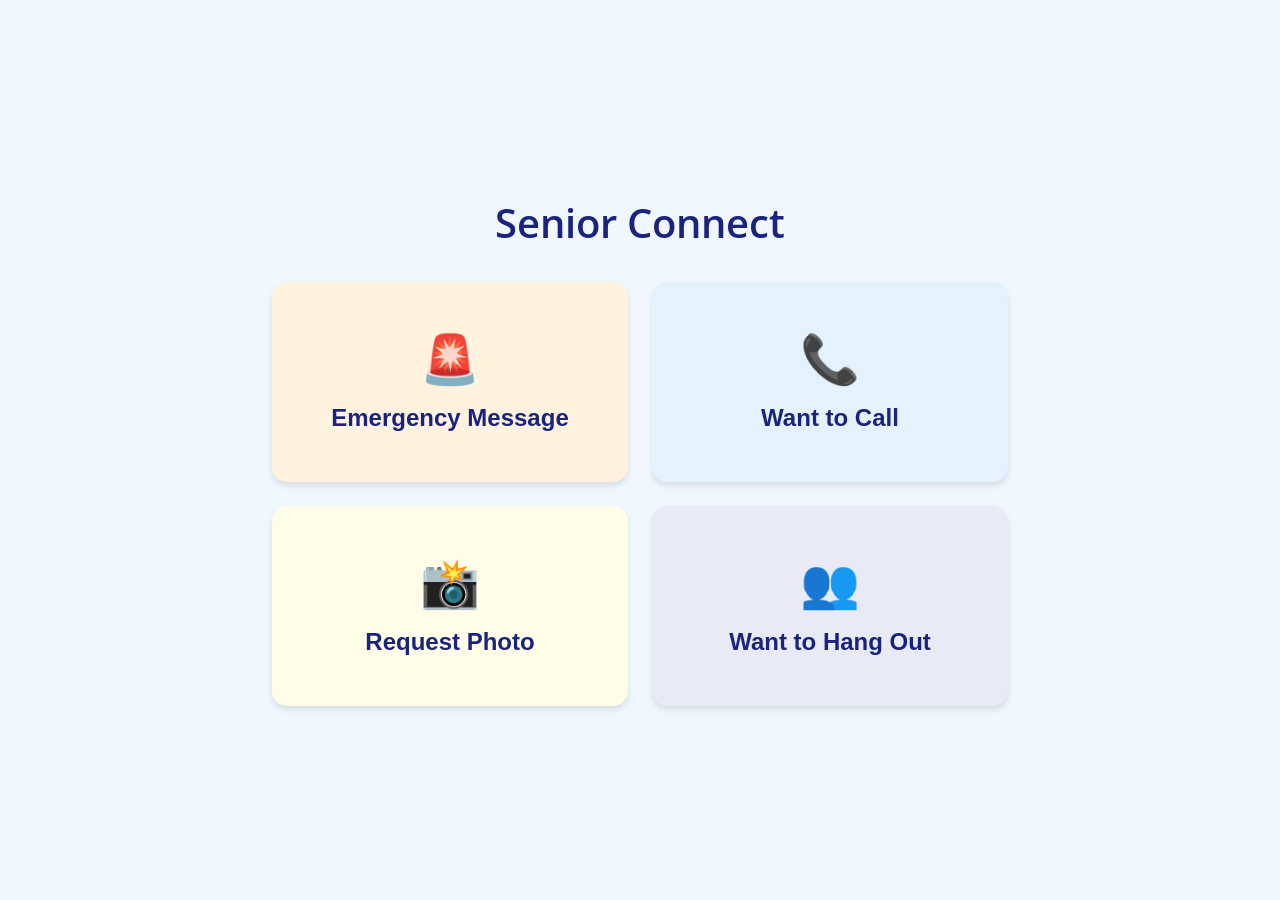
<file: whats/whats/index.html>
<!DOCTYPE html>
<html lang="en">
<head>
    <meta charset="UTF-8">
    <meta name="viewport" content="width=device-width, initial-scale=1.0">
    <title>Senior Connect</title>
    <link rel="stylesheet" href="styles.css">
    <link href="https://fonts.googleapis.com/css2?family=Open+Sans:wght@400;600&display=swap" rel="stylesheet">
</head>
<body>
    <div class="container">
        <h1>Senior Connect</h1>
        <div class="button-grid">
            <button class="action-button emergency">
                <span class="icon">🚨</span>
                <span class="text">Emergency Message</span>
            </button>
            <button class="action-button call">
                <span class="icon">📞</span>
                <span class="text">Want to Call</span>
            </button>
            <button class="action-button photo">
                <span class="icon">📸</span>
                <span class="text">Request Photo</span>
            </button>
            <button class="action-button hangout">
                <span class="icon">👥</span>
                <span class="text">Want to Hang Out</span>
            </button>
        </div>
    </div>
    <script src="script.js"></script>
</body>
</html>
</file>
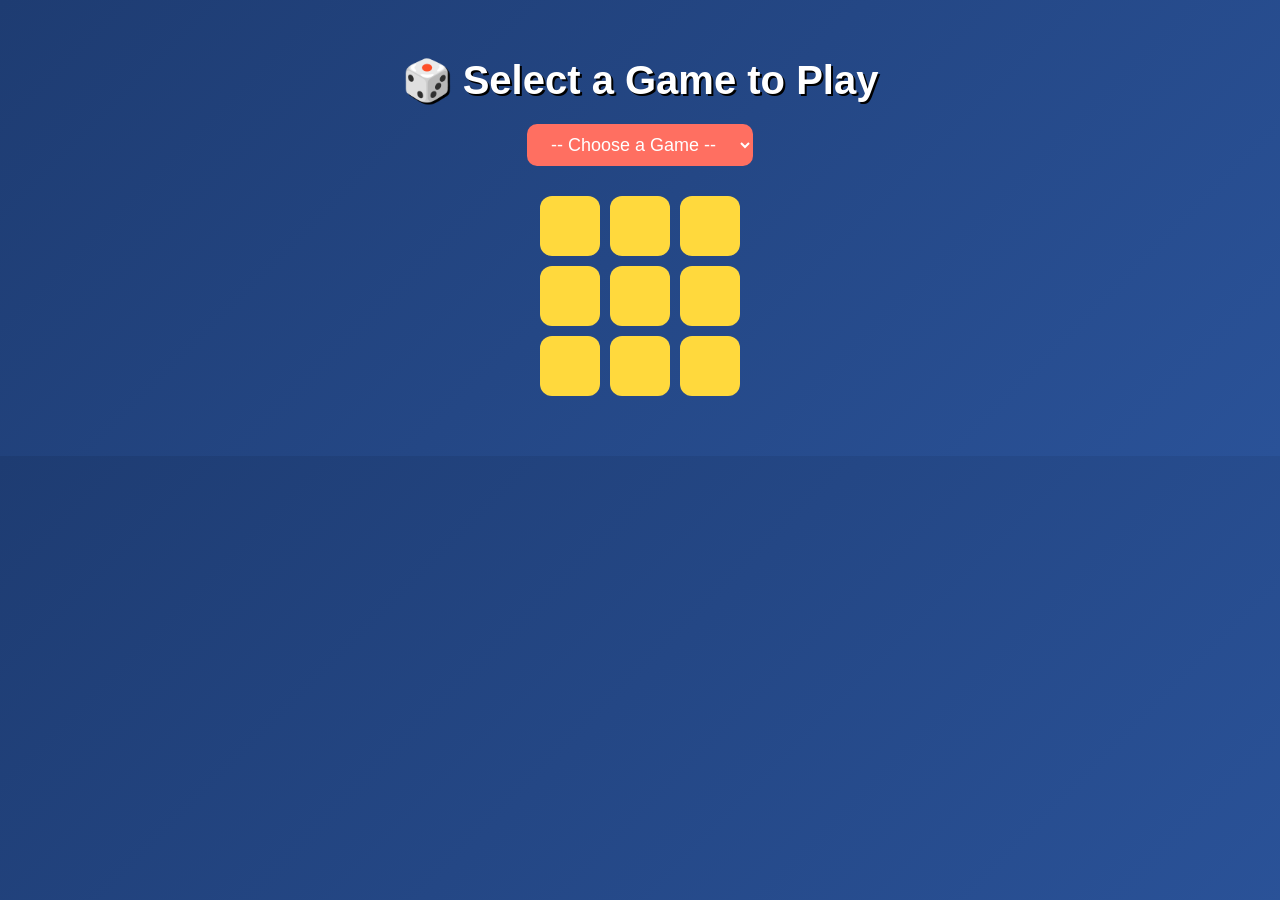
<file: games.html>
<!DOCTYPE html>
<html lang="en">
<head>
  <meta charset="UTF-8" />
  <meta name="viewport" content="width=device-width, initial-scale=1.0"/>
  <title>🎮 Play Fun Games</title>
  <style>
    body {
      font-family: 'Segoe UI', sans-serif;
      background: linear-gradient(135deg, #1e3c72, #2a5298);
      color: #fff;
      text-align: center;
      margin: 0;
      padding: 30px;
    }

    h1 {
      font-size: 2.5rem;
      margin-bottom: 20px;
      text-shadow: 2px 2px #000;
    }

    select {
      font-size: 18px;
      padding: 10px 20px;
      border-radius: 10px;
      border: none;
      background: #ff6f61;
      color: white;
      cursor: pointer;
      transition: background 0.3s ease;
    }

    select:hover {
      background: #ff3b2e;
    }

    canvas {
      display: none;
      margin: 30px auto;
      border: 4px solid #fff;
      box-shadow: 0 0 20px rgba(255, 255, 255, 0.5);
      background: radial-gradient(#000 30%, #222 100%);
    }

    .tic-tac-toe {
      display: none;
      width: 200px;
      margin: 30px auto;
      display: grid;
      grid-template-columns: repeat(3, 1fr);
      gap: 10px;
    }

    .cell {
      width: 60px;
      height: 60px;
      font-size: 32px;
      background: #ffd93d;
      color: #222;
      border-radius: 12px;
      display: flex;
      justify-content: center;
      align-items: center;
      cursor: pointer;
      transition: transform 0.2s ease, background 0.3s;
    }

    .cell:hover {
      transform: scale(1.1);
      background: #f4a261;
    }

    .cell:active {
      transform: scale(0.95);
    }
  </style>
</head>
<body>

  <h1>🎲 Select a Game to Play</h1>
  <select id="gameSelector">
    <option value="">-- Choose a Game --</option>
    <option value="snake">🐍 Snake</option>
    <option value="tic-tac-toe">⭕ Tic Tac Toe</option>
  </select>

  <!-- Snake Game -->
  <canvas id="snakeGame" width="400" height="400"></canvas>

  <!-- Tic Tac Toe -->
  <div id="ticTacToe" class="tic-tac-toe">
    <div class="cell" data-index="0"></div>
    <div class="cell" data-index="1"></div>
    <div class="cell" data-index="2"></div>
    <div class="cell" data-index="3"></div>
    <div class="cell" data-index="4"></div>
    <div class="cell" data-index="5"></div>
    <div class="cell" data-index="6"></div>
    <div class="cell" data-index="7"></div>
    <div class="cell" data-index="8"></div>
  </div>

  <script>
    const gameSelector = document.getElementById("gameSelector");
    const snakeCanvas = document.getElementById("snakeGame");
    const ticTacToe = document.getElementById("ticTacToe");

    gameSelector.addEventListener("change", () => {
      const value = gameSelector.value;
      snakeCanvas.style.display = value === "snake" ? "block" : "none";
      ticTacToe.style.display = value === "tic-tac-toe" ? "grid" : "none";

      if (value === "snake") startSnake();
      if (value === "tic-tac-toe") resetTicTacToe();
    });

    // Snake Game
    let snakeInterval;
    function startSnake() {
      cancelAnimationFrame(snakeInterval);
      const ctx = snakeCanvas.getContext("2d");
      const grid = 20;
      let count = 0;
      let snake = { x: 160, y: 160, dx: grid, dy: 0, cells: [], maxCells: 4 };
      let apple = { x: 320, y: 320 };

      function getRandomInt(min, max) {
        return Math.floor(Math.random() * (max - min)) + min;
      }

      function loop() {
        snakeInterval = requestAnimationFrame(loop);
        if (++count < 4) return;
        count = 0;

        ctx.clearRect(0, 0, snakeCanvas.width, snakeCanvas.height);

        // Draw grid background
        for (let i = 0; i < snakeCanvas.width; i += grid) {
          for (let j = 0; j < snakeCanvas.height; j += grid) {
            ctx.fillStyle = (i + j) % 40 === 0 ? "#333" : "#222";
            ctx.fillRect(i, j, grid, grid);
          }
        }

        snake.x += snake.dx;
        snake.y += snake.dy;

        if (snake.x < 0) snake.x = snakeCanvas.width - grid;
        else if (snake.x >= snakeCanvas.width) snake.x = 0;
        if (snake.y < 0) snake.y = snakeCanvas.height - grid;
        else if (snake.y >= snakeCanvas.height) snake.y = 0;

        snake.cells.unshift({ x: snake.x, y: snake.y });
        if (snake.cells.length > snake.maxCells) snake.cells.pop();

        ctx.fillStyle = "#ff3b2e";
        ctx.fillRect(apple.x, apple.y, grid - 1, grid - 1);

        ctx.fillStyle = "#00ff7f";
        snake.cells.forEach((cell, index) => {
          ctx.fillRect(cell.x, cell.y, grid - 1, grid - 1);

          if (cell.x === apple.x && cell.y === apple.y) {
            snake.maxCells++;
            apple.x = getRandomInt(0, 20) * grid;
            apple.y = getRandomInt(0, 20) * grid;
          }

          for (let i = index + 1; i < snake.cells.length; i++) {
            if (cell.x === snake.cells[i].x && cell.y === snake.cells[i].y) {
              snake.x = 160;
              snake.y = 160;
              snake.cells = [];
              snake.maxCells = 4;
              snake.dx = grid;
              snake.dy = 0;
              apple.x = getRandomInt(0, 20) * grid;
              apple.y = getRandomInt(0, 20) * grid;
            }
          }
        });
      }

      document.onkeydown = (e) => {
        if (e.key === "ArrowLeft" && snake.dx === 0) {
          snake.dx = -grid; snake.dy = 0;
        } else if (e.key === "ArrowUp" && snake.dy === 0) {
          snake.dy = -grid; snake.dx = 0;
        } else if (e.key === "ArrowRight" && snake.dx === 0) {
          snake.dx = grid; snake.dy = 0;
        } else if (e.key === "ArrowDown" && snake.dy === 0) {
          snake.dy = grid; snake.dx = 0;
        }
      };

      loop();
    }

    // Tic Tac Toe Game
    const cells = document.querySelectorAll(".cell");
    let currentPlayer = "X";

    function resetTicTacToe() {
      cells.forEach(cell => {
        cell.textContent = "";
        cell.style.pointerEvents = "auto";
      });
      currentPlayer = "X";
    }

    function checkWinner() {
      const combos = [
        [0,1,2], [3,4,5], [6,7,8], 
        [0,3,6], [1,4,7], [2,5,8], 
        [0,4,8], [2,4,6]
      ];

      return combos.some(([a,b,c]) => {
        return cells[a].textContent &&
               cells[a].textContent === cells[b].textContent &&
               cells[a].textContent === cells[c].textContent;
      });
    }

    cells.forEach(cell => {
      cell.addEventListener("click", () => {
        if (cell.textContent !== "") return;
        cell.textContent = currentPlayer;

        if (checkWinner()) {
          setTimeout(() => {
            alert(`${currentPlayer} wins!`);
            cells.forEach(c => c.style.pointerEvents = "none");
          }, 100);
        } else if ([...cells].every(c => c.textContent)) {
          setTimeout(() => alert("Draw!"), 100);
        } else {
          currentPlayer = currentPlayer === "X" ? "O" : "X";
        }
      });
    });
  </script>
</body>
</html>
</file>
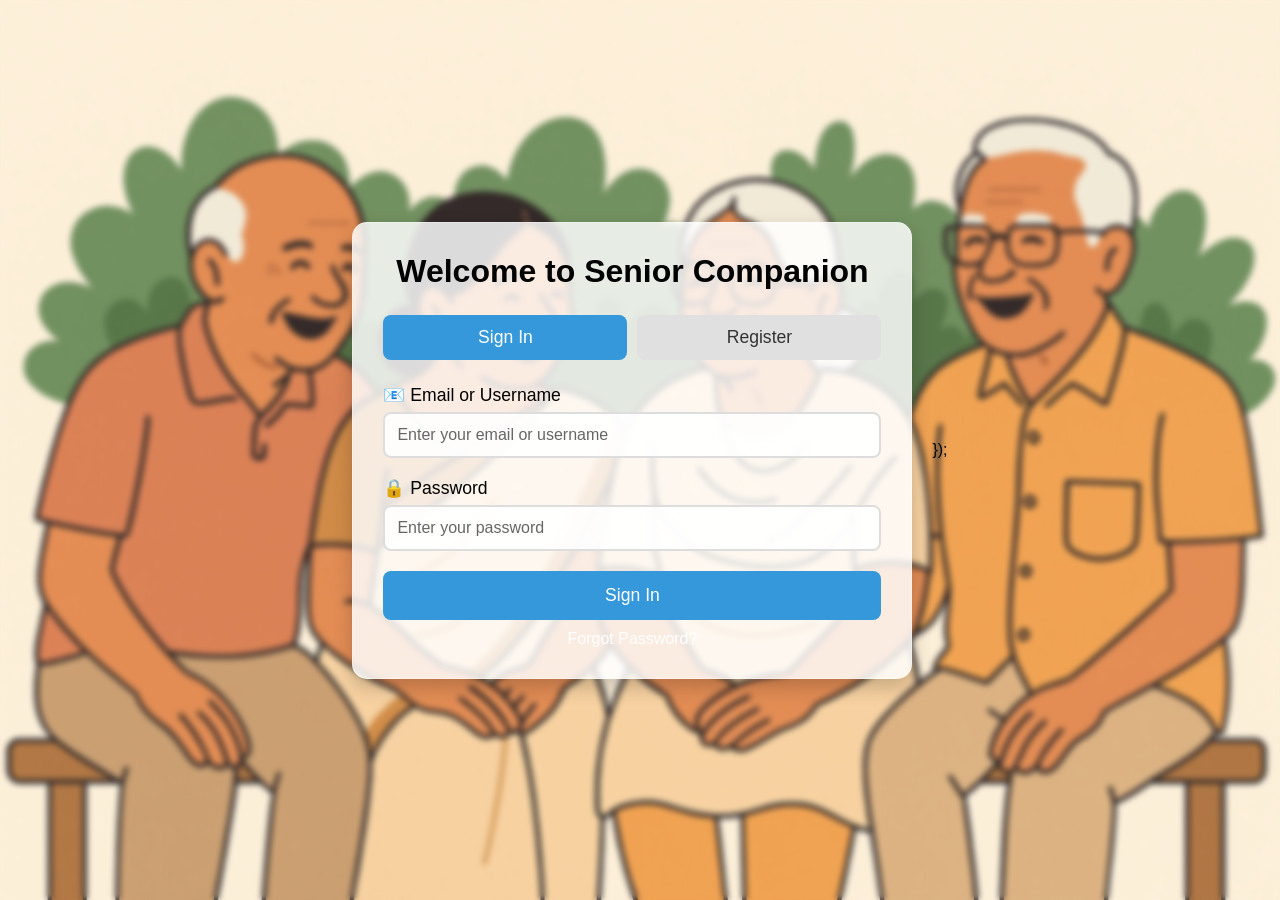
<file: login/login/login.html>
<!DOCTYPE html>
<html lang="en">
<head>
  <meta charset="UTF-8" />
  <meta name="viewport" content="width=device-width, initial-scale=1.0"/>
  <title>Senior Companion - Login/Register</title>
  <style>
    * {
      margin: 0;
      padding: 0;
      box-sizing: border-box;
      font-family: Arial, sans-serif;
    }

    body {
      background: url('thatha family.png') no-repeat center center fixed;
      background-size: cover;
      min-height: 100vh;
      display: flex;
      align-items: center;
      justify-content: center;
      backdrop-filter: blur(3px);
    }

    .container {
      width: 100%;
      max-width: 600px;
      padding: 20px;
      color: #000;
    }

    .form-container {
      background: rgba(255, 255, 255, 0.833);
      padding: 30px;
      border-radius: 15px;
      box-shadow: 0 8px 20px rgba(0, 0, 0, 0.2);
      backdrop-filter: blur(15px);
      -webkit-backdrop-filter: blur(15px);
      border: 1px solid rgba(255, 255, 255, 0.3);
      color: #000000;
    }

    h1 {
      color: #000000;
      font-size: 2rem;
      text-align: center;
      margin-bottom: 25px;
    }

    .tabs {
      display: flex;
      gap: 10px;
      margin-bottom: 25px;
    }

    .tab-btn {
      flex: 1;
      padding: 12px;
      font-size: 1.1rem;
      border: none;
      background: #e0e0e0;
      color: #333;
      cursor: pointer;
      border-radius: 8px;
      transition: all 0.3s ease;
    }

    .tab-btn.active {
      background: #3498db;
      color: white;
    }

    .form {
      display: none;
    }

    .form.active {
      display: block;
    }

    .form-group {
      margin-bottom: 20px;
    }

    label {
      display: block;
      font-size: 1.1rem;
      color: #000000;
      margin-bottom: 6px;
    }

    input {
      width: 100%;
      padding: 12px;
      font-size: 1rem;
      border: 2px solid #ddd;
      border-radius: 8px;
      transition: border-color 0.3s ease;
      background-color: rgba(255, 255, 255, 0.9);
      color: #000;
    }

    input::placeholder {
      color: #666;
    }

    input:focus {
      outline: none;
      border-color: #3498db;
    }

    .submit-btn {
      width: 100%;
      padding: 14px;
      font-size: 1.1rem;
      background: #3498db;
      color: white;
      border: none;
      border-radius: 8px;
      cursor: pointer;
      transition: background 0.3s ease;
    }

    .submit-btn:hover {
      background: #2980b9;
    }

    .forgot-password {
      display: block;
      text-align: center;
      margin-top: 10px;
      color: #fff;
      font-size: 1rem;
      text-decoration: none;
    }

    .forgot-password:hover {
      text-decoration: underline;
    }
  </style>
</head>
<body>
  <div class="container">
    <div class="form-container">
      <h1 style="color: #000;">Welcome to Senior Companion</h1>
      <div class="tabs">
        <button class="tab-btn active" onclick="showTab('login')">Sign In</button>
        <button class="tab-btn" onclick="showTab('register')">Register</button>
      </div>

      <!-- Login Form -->
      <form id="loginForm" class="form active">
        <div class="form-group">
          <label for="loginEmail">📧 Email or Username</label>
          <input type="text" id="loginEmail" placeholder="Enter your email or username" required />
        </div>
        <div class="form-group">
          <label for="loginPassword">🔒 Password</label>
          <input type="password" id="loginPassword" placeholder="Enter your password" required />
        </div>
        <button type="submit" class="submit-btn">Sign In</button>
        <a href="#" class="forgot-password">Forgot Password?</a>
      </form>

      <!-- Register Form -->
      <form id="registerForm" class="form">
        <div class="form-group"><label>👤 Full Name</label><input type="text" id="registerName" placeholder="Enter your full name" required></div>
        <div class="form-group"><label>📧 Email</label><input type="email" id="registerEmail" placeholder="Enter your email" required></div>
        <div class="form-group"><label>🎂 Age</label><input type="number" id="registerAge" placeholder="Enter your age" required></div>
        <div class="form-group"><label>🚻 Gender</label><input type="text" id="registerGender" placeholder="Male / Female / Other" required></div>
        <div class="form-group"><label>📞 Emergency Contact Name</label><input type="text" id="emergencyContactName" placeholder="Contact name" required></div>
        <div class="form-group"><label>📱 Emergency Contact Number</label><input type="tel" id="emergencyContactNumber" placeholder="Contact number" required></div>
        <div class="form-group"><label>👨‍⚕️ Primary Care Physician</label><input type="text" id="physician" placeholder="Doctor's name"></div>
        <div class="form-group"><label>🏥 Preferred Hospital / Facility</label><input type="text" id="hospital" placeholder="Hospital name"></div>
        <div class="form-group"><label>🩸 Blood Group</label><input type="text" id="bloodGroup" placeholder="e.g., A+, O-"></div>
        <div class="form-group"><label>🌾 Known Allergies</label><input type="text" id="allergies" placeholder="e.g., pollen, nuts"></div>
        <div class="form-group"><label>💊 Current Medications</label><input type="text" id="medications" placeholder="e.g., insulin, aspirin"></div>
        <div class="form-group"><label>🔪 Previous Surgeries</label><input type="text" id="surgeries" placeholder="e.g., bypass, knee replacement"></div>
        <div class="form-group"><label>📌 Chronic Conditions</label><input type="text" id="conditions" placeholder="e.g., diabetes, arthritis"></div>
        <div class="form-group"><label>🚫 Functional Limitations</label><input type="text" id="limitations" placeholder="e.g., limited mobility"></div>
        <div class="form-group"><label>⚠️ Recent Health Changes</label><input type="text" id="recentChanges" placeholder="e.g., recent surgery"></div>
        <div class="form-group"><label>💉 Vaccination History</label><input type="text" id="vaccination" placeholder="e.g., COVID, flu"></div>
        <div class="form-group"><label>🔐 Password</label><input type="password" id="registerPassword" placeholder="Create a password" required></div>
        <div class="form-group"><label>✅ Confirm Password</label><input type="password" id="confirmPassword" placeholder="Re-enter password" required></div>
        <button type="submit" class="submit-btn">Register</button>
      </form>
    </div>
  </div>

  <script>
    function showTab(tabName) {
      document.querySelectorAll('.form').forEach(form => form.classList.remove('active'));
      document.querySelectorAll('.tab-btn').forEach(btn => btn.classList.remove('active'));
  
      document.getElementById(tabName + 'Form').classList.add('active');
      document.querySelector(`[onclick="showTab('${tabName}')"]`).classList.add('active');
    }
  
    document.addEventListener('DOMContentLoaded', () => {
      const loginForm = document.getElementById('loginForm');
      const registerForm = document.getElementById('registerForm');
  
      loginForm.addEventListener('submit', function (e) {
  e.preventDefault();
  const email = document.getElementById('loginEmail').value.trim();
  const password = document.getElementById('loginPassword').value.trim();

  fetch('http://localhost:3000/login', {
    method: 'POST',
    headers: { 'Content-Type': 'application/json' },
    body: JSON.stringify({ email, password })
  })
  .then(res => res.json())
  .then(data => {
    if (data.success) {
      alert('Login successful!');
    } else {
      alert(data.message || 'Invalid credentials');
    }
  })
  .catch(err => {
    console.error(err);
    alert('Login failed!');
  });
});

  
      registerForm.addEventListener('submit', function (e) {
        e.preventDefault();
        const password = document.getElementById('registerPassword').value;
        const confirmPassword = document.getElementById('confirmPassword').value;
        if (password !== confirmPassword) {
          alert('Passwords do not match');
          return;
        }
        if (password.length < 8) {
          alert('Password must be at least 8 characters');
          return;
        }
  
        fetch('http://localhost:3000/register', {
          method: 'POST',
          headers: {
            'Content-Type': 'application/json'
          },
          body: JSON.stringify({
            fullName: document.getElementById('registerName').value,
            email: document.getElementById('registerEmail').value,
            age: document.getElementById('registerAge').value,
            gender: document.getElementById('registerGender').value,
            emergencyContactName: document.getElementById('emergencyContactName').value,
            emergencyContactNumber: document.getElementById('emergencyContactNumber').value,
            physician: document.getElementById('physician').value,
            hospital: document.getElementById('hospital').value,
            bloodGroup: document.getElementById('bloodGroup').value,
            allergies: document.getElementById('allergies').value,
            medications: document.getElementById('medications').value,
            surgeries: document.getElementById('surgeries').value,
            conditions: document.getElementById('conditions').value,
            limitations: document.getElementById('limitations').value,
            recentChanges: document.getElementById('recentChanges').value,
            vaccination: document.getElementById('vaccination').value,
            password: password
          })
        })
        .then(res => res.json())
        .then(data => {
          alert(data.message);
          registerForm.reset();
          showTab('login');
        })
        .catch(err => {
          console.error(err);
          alert('Registration failed!');
        });
      });
    });
  </script>
  

    });
  </script>
</body>
</html>
</file>
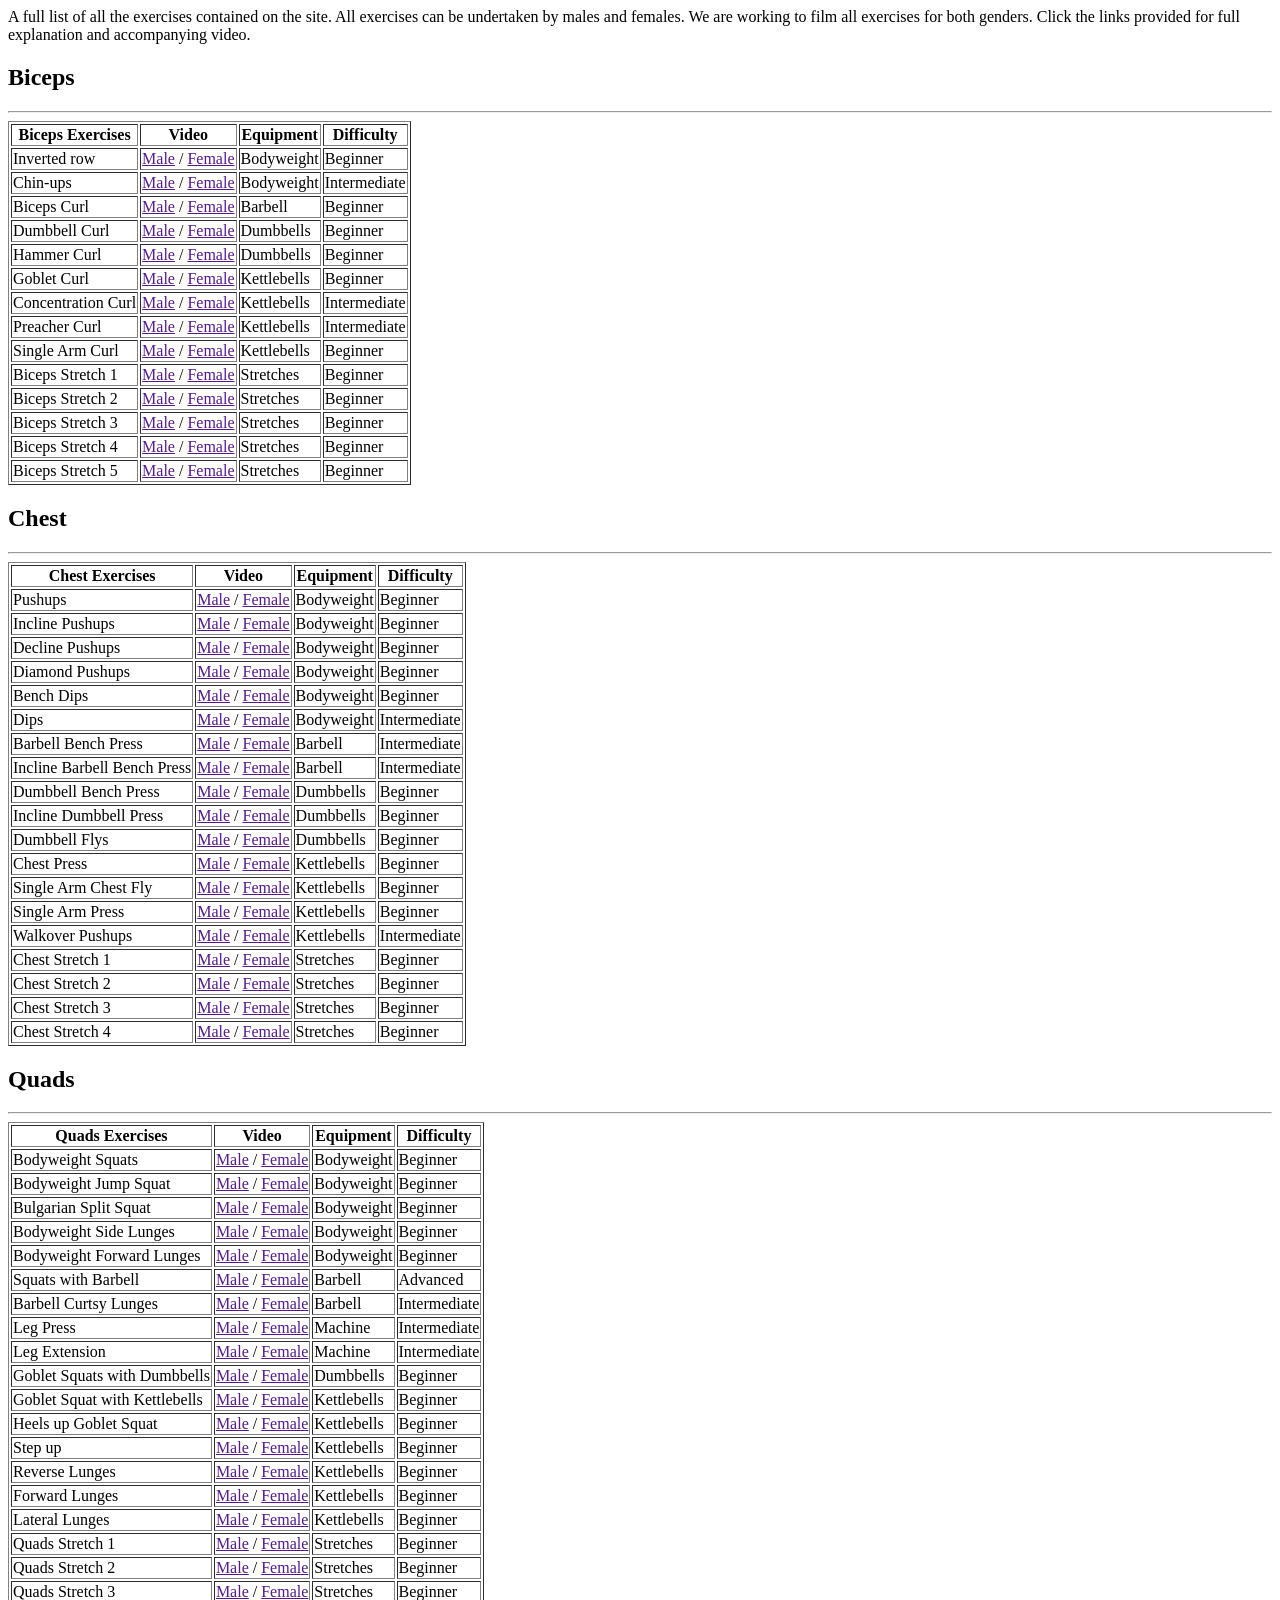
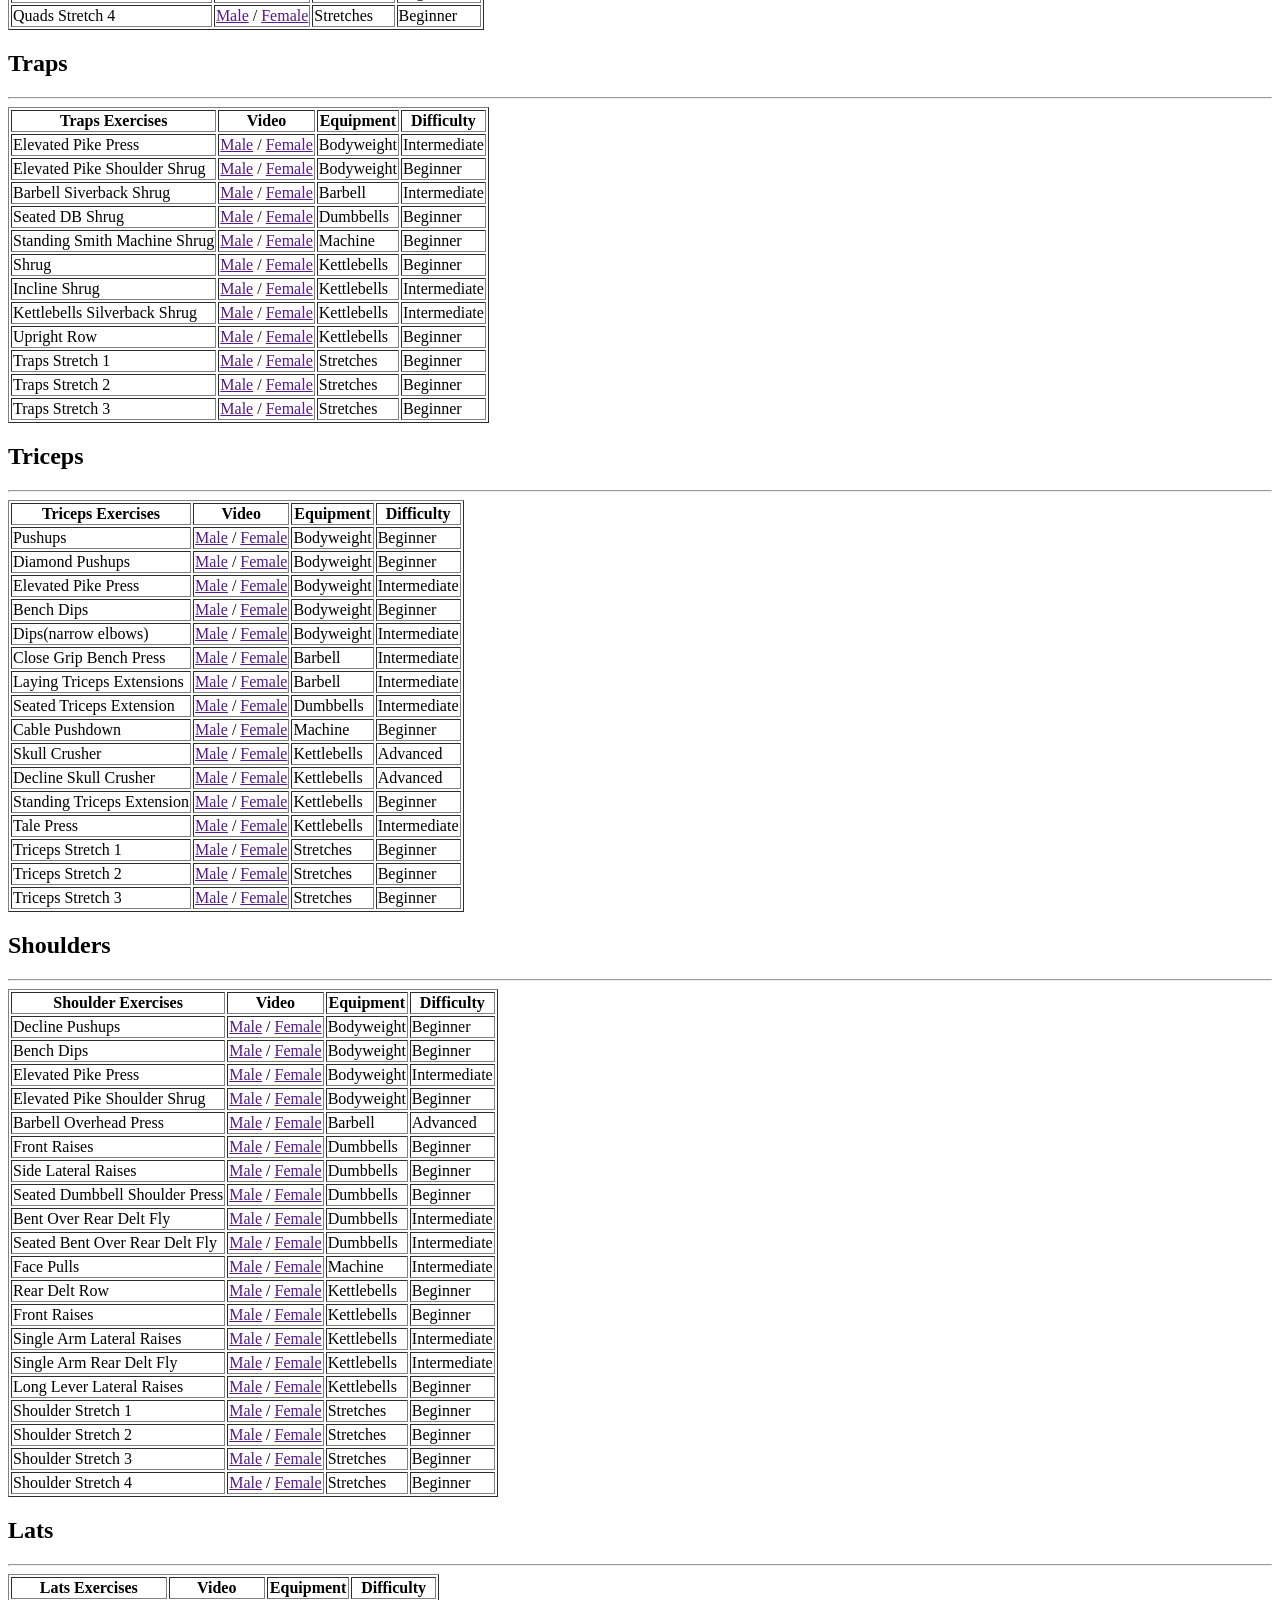
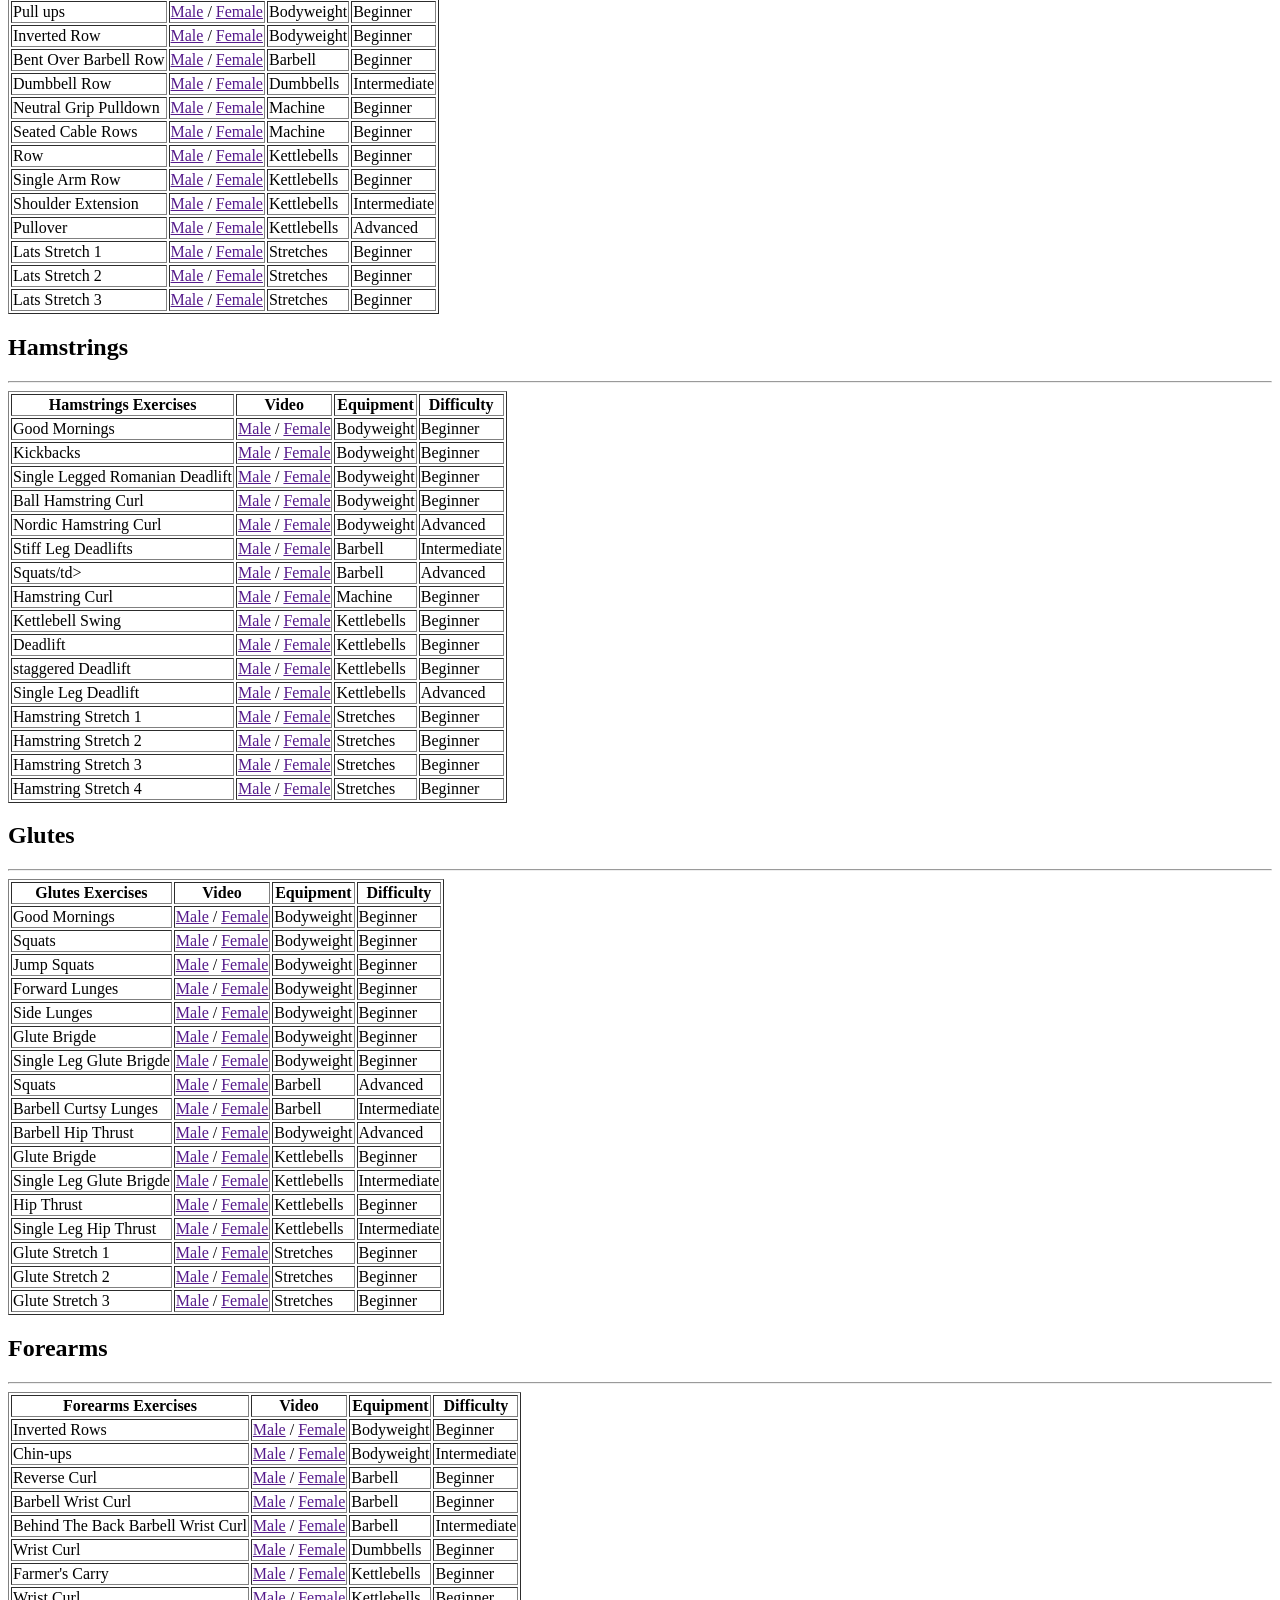
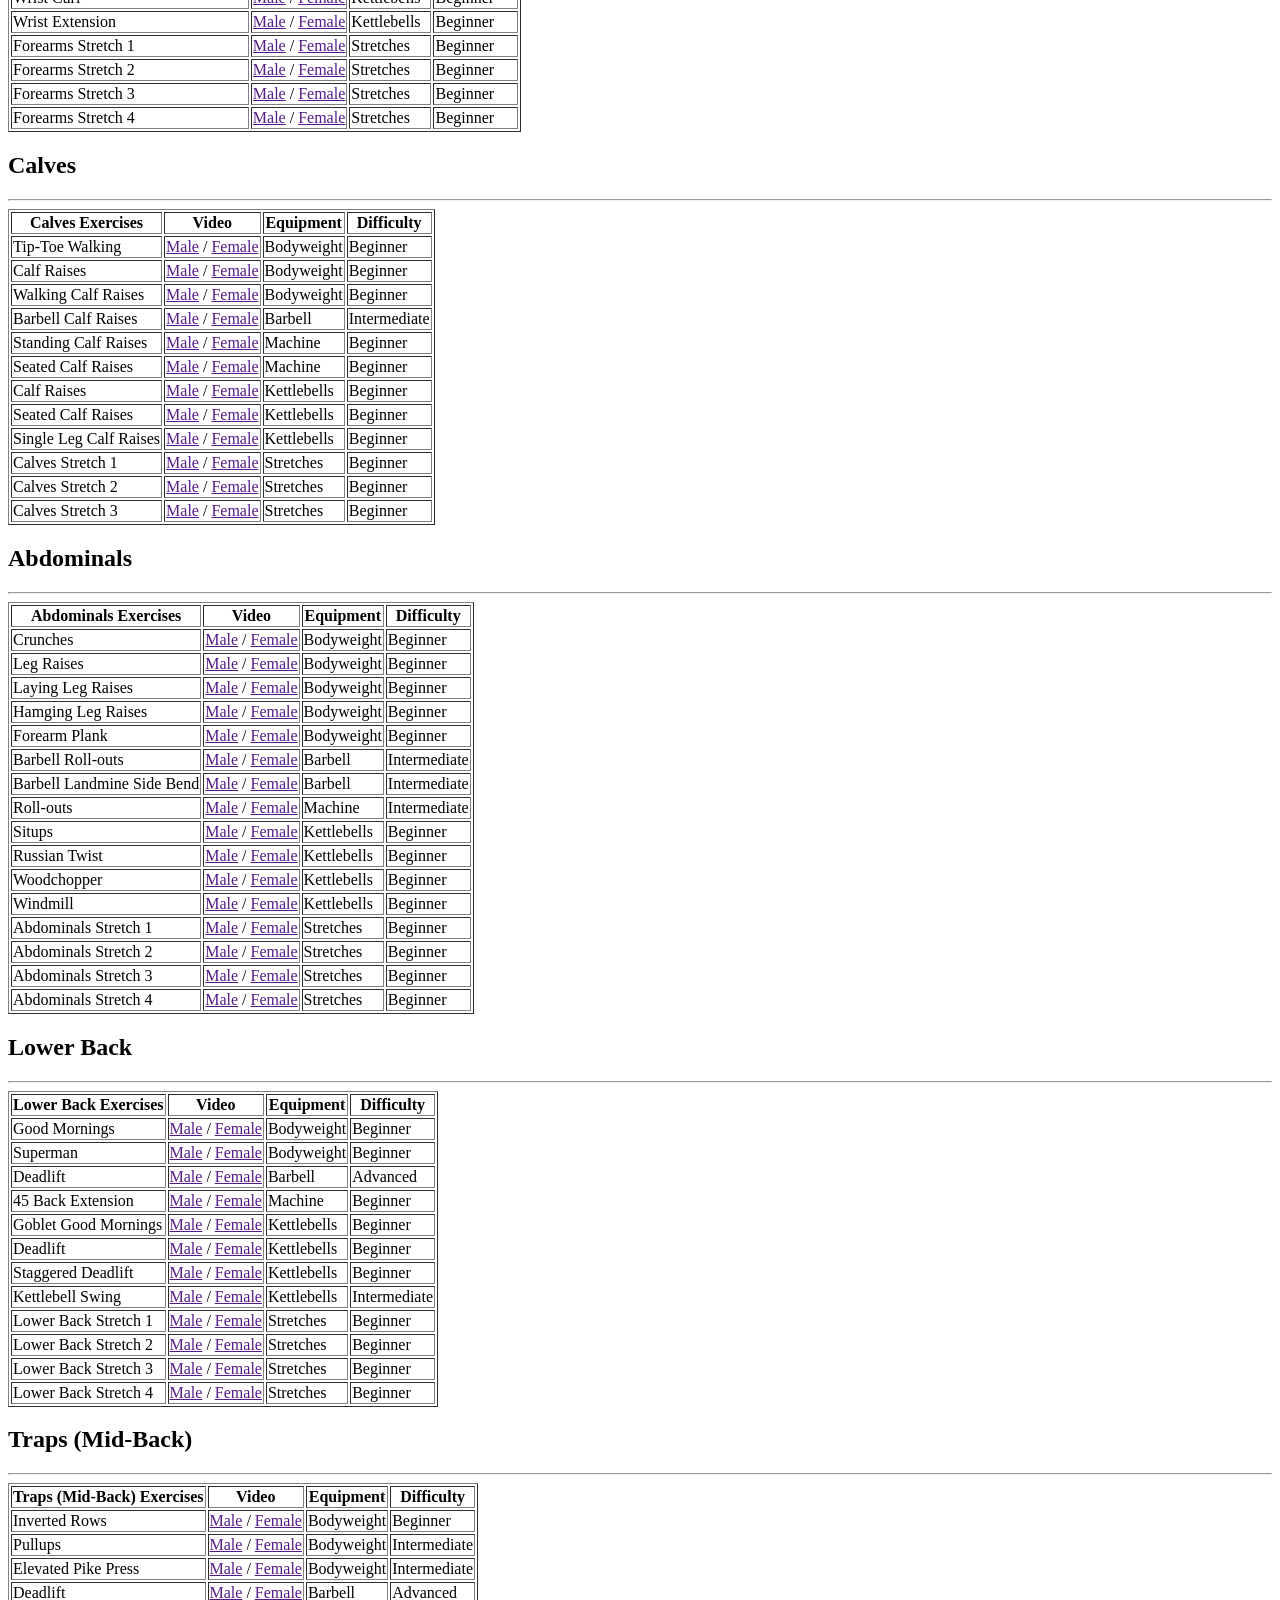
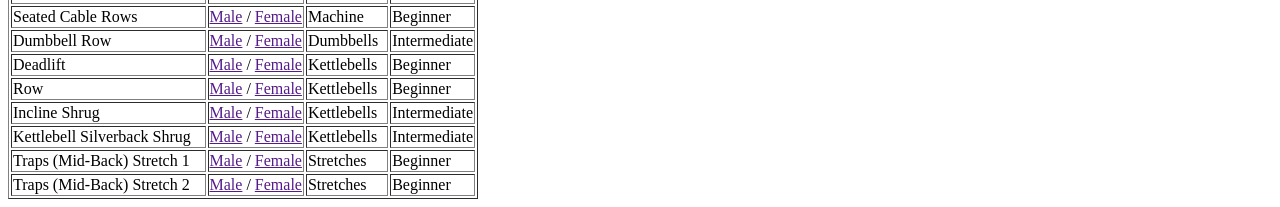
<file: musclewiki/musclewiki/directory.html>
<html>

<head>
    <title>MuscleWiki-MuscleWiki</title>
</head>

<body>
    <p>A full list of all the exercises contained on the site. All exercises can be undertaken by males and females. We
        are working to film all exercises for both genders.
        Click the links provided for full explanation and accompanying video.</p>
    <h2>Biceps</h2>
    <hr>
    <table border="1">

        <tr>
            <th>Biceps Exercises</th>
            <th>Video</th>
            <th>Equipment</th>
            <th>Difficulty</th>
        </tr>
        <tr>
            <td>Inverted row</td>
            <td><a href="">Male</a> /
                <a href="">Female</a>
            </td>
            <td>Bodyweight</td>
            <td>Beginner</td>
        </tr>
        <tr>
            <td>Chin-ups</td>
            <td><a href="">Male</a> /
                <a href="">Female</a>
            </td>
            <td>Bodyweight</td>
            <td>Intermediate</td>
        </tr>
        <tr>
            <td>Biceps Curl</td>
            <td><a href="">Male</a> /
                <a href="">Female</a>
            </td>
            <td>Barbell</td>
            <td>Beginner</td>
        </tr>
        <tr>
            <td>Dumbbell Curl</td>
            <td><a href="">Male</a> /
                <a href="">Female</a>
            </td>
            <td>Dumbbells</td>
            <td>Beginner</td>
        </tr>
        <tr>
            <td>Hammer Curl</td>
            <td><a href="">Male</a> /
                <a href="">Female</a>
            </td>
            <td>Dumbbells</td>
            <td>Beginner</td>
        </tr>
        <tr>
            <td>Goblet Curl</td>
            <td><a href="">Male</a> /
                <a href="">Female</a>
            </td>
            <td>Kettlebells</td>
            <td>Beginner</td>
        </tr>
        <tr>
            <td>Concentration Curl</td>
            <td><a href="">Male</a> /
                <a href="">Female</a>
            </td>
            <td>Kettlebells</td>
            <td>Intermediate</td>
        </tr>
        <tr>
            <td>Preacher Curl</td>
            <td><a href="">Male</a> /
                <a href="">Female</a>
            </td>
            <td>Kettlebells</td>
            <td>Intermediate</td>
        </tr>
        <tr>
            <td>Single Arm Curl</td>
            <td><a href="">Male</a> /
                <a href="">Female</a>
            </td>
            <td>Kettlebells</td>
            <td>Beginner</td>
        </tr>
        <tr>
            <td>Biceps Stretch 1</td>
            <td><a href="">Male</a> /
                <a href="">Female</a>
            </td>
            <td>Stretches</td>
            <td>Beginner</td>
        </tr>
        <tr>
            <td>Biceps Stretch 2</td>
            <td><a href="">Male</a> /
                <a href="">Female</a>
            </td>
            <td>Stretches</td>
            <td>Beginner</td>
        </tr>
        <tr>
            <td>Biceps Stretch 3</td>
            <td><a href="">Male</a> /
                <a href="">Female</a>
            </td>
            <td>Stretches</td>
            <td>Beginner</td>
        </tr>
        <tr>
            <td>Biceps Stretch 4</td>
            <td><a href="">Male</a> /
                <a href="">Female</a>
            </td>
            <td>Stretches</td>
            <td>Beginner</td>
        </tr>
        <tr>
            <td>Biceps Stretch 5</td>
            <td><a href="">Male</a> /
                <a href="">Female</a>
            </td>
            <td>Stretches</td>
            <td>Beginner</td>
        </tr>

    </table>
    <h2>Chest</h2>
    <hr>
    <table border="1">
        <tr>
            <th>Chest Exercises</th>
            <th>Video</th>
            <th>Equipment</th>
            <th>Difficulty</th>
        </tr>
        <tr>
            <td>Pushups</td>
            <td><a href="">Male</a> /
                <a href="">Female</a>
            </td>
            <td>Bodyweight</td>
            <td>Beginner</td>
        </tr>
        <tr>
            <td>Incline Pushups</td>
            <td><a href="">Male</a> /
                <a href="">Female</a>
            </td>
            <td>Bodyweight</td>
            <td>Beginner</td>
        </tr>
        <tr>
            <td>Decline Pushups</td>
            <td><a href="">Male</a> /
                <a href="">Female</a>
            </td>
            <td>Bodyweight</td>
            <td>Beginner</td>
        </tr>
        <tr>
            <td>Diamond Pushups</td>
            <td><a href="">Male</a> /
                <a href="">Female</a>
            </td>
            <td>Bodyweight</td>
            <td>Beginner</td>
        </tr>
        <tr>
            <td>Bench Dips</td>
            <td><a href="">Male</a> /
                <a href="">Female</a>
            </td>
            <td>Bodyweight</td>
            <td>Beginner</td>
        </tr>
        <tr>
            <td>Dips</td>
            <td><a href="">Male</a> /
                <a href="">Female</a>
            </td>
            <td>Bodyweight</td>
            <td>Intermediate</td>
        </tr>
        <tr>
            <td>Barbell Bench Press</td>
            <td><a href="">Male</a> /
                <a href="">Female</a>
            </td>
            <td>Barbell</td>
            <td>Intermediate</td>
        </tr>
        <tr>
            <td>Incline Barbell Bench Press</td>
            <td><a href="">Male</a> /
                <a href="">Female</a>
            </td>
            <td>Barbell</td>
            <td>Intermediate</td>
        </tr>
        <tr>
            <td>Dumbbell Bench Press</td>
            <td><a href="">Male</a> /
                <a href="">Female</a>
            </td>
            <td>Dumbbells</td>
            <td>Beginner</td>
        </tr>
        <tr>
            <td>Incline Dumbbell Press</td>
            <td><a href="">Male</a> /
                <a href="">Female</a>
            </td>
            <td>Dumbbells</td>
            <td>Beginner</td>
        </tr>

        <tr>
            <td>Dumbbell Flys</td>
            <td><a href="">Male</a> /
                <a href="">Female</a>
            </td>
            <td>Dumbbells</td>
            <td>Beginner</td>
        </tr>
        <tr>
            <td>Chest Press</td>
            <td><a href="">Male</a> /
                <a href="">Female</a>
            </td>
            <td>Kettlebells</td>
            <td>Beginner</td>
        </tr>

        <tr>
            <td>Single Arm Chest Fly</td>
            <td><a href="">Male</a> /
                <a href="">Female</a>
            </td>
            <td>Kettlebells</td>
            <td>Beginner</td>
        </tr>
        <tr>
            <td>Single Arm Press</td>
            <td><a href="">Male</a> /
                <a href="">Female</a>
            </td>
            <td>Kettlebells</td>
            <td>Beginner</td>
        </tr>
        <tr>
            <td>Walkover Pushups</td>
            <td><a href="">Male</a> /
                <a href="">Female</a>
            </td>
            <td>Kettlebells</td>
            <td>Intermediate</td>
        </tr>
        <tr>
            <td>Chest Stretch 1</td>
            <td><a href="">Male</a> /
                <a href="">Female</a>
            </td>
            <td>Stretches</td>
            <td>Beginner</td>
        </tr>
        <tr>
            <td>Chest Stretch 2</td>
            <td><a href="">Male</a> /
                <a href="">Female</a>
            </td>
            <td>Stretches</td>
            <td>Beginner</td>
        </tr>
        <tr>
            <td>Chest Stretch 3</td>
            <td><a href="">Male</a> /
                <a href="">Female</a>
            </td>
            <td>Stretches</td>
            <td>Beginner</td>
        </tr>
        <tr>
            <td>Chest Stretch 4</td>
            <td><a href="">Male</a> /
                <a href="">Female</a>
            </td>
            <td>Stretches</td>
            <td>Beginner</td>
        </tr>


    </table>
    <h2>Quads</h2>
    <hr>
    <table border="1">
        <tr>
            <th>Quads Exercises</th>
            <th>Video</th>
            <th>Equipment</th>
            <th>Difficulty</th>
        </tr>

        <tr>
            <td>Bodyweight Squats</td>
            <td><a href="">Male</a> /
                <a href="">Female</a>
            </td>
            <td>Bodyweight</td>
            <td>Beginner</td>
        </tr>
        <tr>
            <td>Bodyweight Jump Squat</td>
            <td><a href="">Male</a> /
                <a href="">Female</a>
            </td>
            <td>Bodyweight</td>
            <td>Beginner</td>
        </tr>
        <tr>
            <td>Bulgarian Split Squat</td>
            <td><a href="">Male</a> /
                <a href="">Female</a>
            </td>
            <td>Bodyweight</td>
            <td>Beginner</td>
        </tr>
        <tr>
            <td>Bodyweight Side Lunges</td>
            <td><a href="">Male</a> /
                <a href="">Female</a>
            </td>
            <td>Bodyweight</td>
            <td>Beginner</td>
        </tr>
        <tr>
            <td>Bodyweight Forward Lunges</td>
            <td><a href="">Male</a> /
                <a href="">Female</a>
            </td>
            <td>Bodyweight</td>
            <td>Beginner</td>
        </tr>

        <tr>
            <td>Squats with Barbell</td>
            <td><a href="">Male</a> /
                <a href="">Female</a>
            </td>
            <td>Barbell</td>
            <td>Advanced</td>
        </tr>
        <tr>
            <td>Barbell Curtsy Lunges</td>
            <td><a href="">Male</a> /
                <a href="">Female</a>
            </td>
            <td>Barbell</td>
            <td>Intermediate</td>
        </tr>
        <tr>
            <td>Leg Press</td>
            <td><a href="">Male</a> /
                <a href="">Female</a>
            </td>
            <td>Machine</td>
            <td>Intermediate</td>
        </tr>
        <tr>
            <td>Leg Extension</td>
            <td><a href="">Male</a> /
                <a href="">Female</a>
            </td>
            <td>Machine</td>
            <td>Intermediate</td>
        </tr>
        <tr>
            <td>Goblet Squats with Dumbbells</td>
            <td><a href="">Male</a> /
                <a href="">Female</a>
            </td>
            <td>Dumbbells</td>
            <td>Beginner</td>
        </tr>


        <tr>
            <td>Goblet Squat with Kettlebells</td>
            <td><a href="">Male</a> /
                <a href="">Female</a>
            </td>
            <td>Kettlebells</td>
            <td>Beginner</td>
        </tr>
        <tr>
            <td>Heels up Goblet Squat</td>
            <td><a href="">Male</a> /
                <a href="">Female</a>
            </td>
            <td>Kettlebells</td>
            <td>Beginner</td>
        </tr>
        <tr>
            <td>Step up</td>
            <td><a href="">Male</a> /
                <a href="">Female</a>
            </td>
            <td>Kettlebells</td>
            <td>Beginner</td>
        </tr>
        <tr>
            <td>Reverse Lunges</td>
            <td><a href="">Male</a> /
                <a href="">Female</a>
            </td>
            <td>Kettlebells</td>
            <td>Beginner</td>
        </tr>
        <tr>
            <td>Forward Lunges</td>
            <td><a href="">Male</a> /
                <a href="">Female</a>
            </td>
            <td>Kettlebells</td>
            <td>Beginner</td>
        </tr>
        <tr>
            <td>Lateral Lunges</td>
            <td><a href="">Male</a> /
                <a href="">Female</a>
            </td>
            <td>Kettlebells</td>
            <td>Beginner</td>
        </tr>
        <tr>
            <td>Quads Stretch 1</td>
            <td><a href="">Male</a> /
                <a href="">Female</a>
            </td>
            <td>Stretches</td>
            <td>Beginner</td>
        </tr>

        <tr>
            <td>Quads Stretch 2</td>
            <td><a href="">Male</a> /
                <a href="">Female</a>
            </td>
            <td>Stretches</td>
            <td>Beginner</td>
        </tr>
        <tr>
            <td>Quads Stretch 3</td>
            <td><a href="">Male</a> /
                <a href="">Female</a>
            </td>
            <td>Stretches</td>
            <td>Beginner</td>
        </tr>
        <tr>
            <td>Quads Stretch 4</td>
            <td><a href="">Male</a> /
                <a href="">Female</a>
            </td>
            <td>Stretches</td>
            <td>Beginner</td>
        </tr>

    </table>

    <h2>Traps</h2>
    <hr>
    <table border="1">
        <tr>
            <th>Traps Exercises</th>
            <th>Video</th>
            <th>Equipment</th>
            <th>Difficulty</th>
        </tr>
        <tr>
            <td>Elevated Pike Press</td>
            <td><a href="">Male</a> /
                <a href="">Female</a>
            </td>
            <td>Bodyweight</td>
            <td>Intermediate</td>
        </tr>
        <tr>
            <td>Elevated Pike Shoulder Shrug</td>
            <td><a href="">Male</a> /
                <a href="">Female</a>
            </td>
            <td>Bodyweight</td>
            <td>Beginner</td>
        </tr>
        <tr>
            <td>Barbell Siverback Shrug</td>
            <td><a href="">Male</a> /
                <a href="">Female</a>
            </td>
            <td>Barbell</td>
            <td>Intermediate</td>
        </tr>
        <tr>
            <td>Seated DB Shrug</td>
            <td><a href="">Male</a> /
                <a href="">Female</a>
            </td>
            <td>Dumbbells</td>
            <td>Beginner</td>
        </tr>
        <tr>
            <td>Standing Smith Machine Shrug</td>
            <td><a href="">Male</a> /
                <a href="">Female</a>
            </td>
            <td>Machine</td>
            <td>Beginner</td>
        </tr>
        <tr>
            <td>Shrug</td>
            <td><a href="">Male</a> /
                <a href="">Female</a>
            </td>
            <td>Kettlebells</td>
            <td>Beginner</td>
        </tr>
        <tr>
            <td>Incline Shrug</td>
            <td><a href="">Male</a> /
                <a href="">Female</a>
            </td>
            <td>Kettlebells</td>
            <td>Intermediate</td>
        </tr>
        <tr>
            <td>Kettlebells Silverback Shrug</td>
            <td><a href="">Male</a> /
                <a href="">Female</a>
            </td>
            <td>Kettlebells</td>
            <td>Intermediate</td>
        </tr>
        <tr>
            <td>Upright Row</td>
            <td><a href="">Male</a> /
                <a href="">Female</a>
            </td>
            <td>Kettlebells</td>
            <td>Beginner</td>
        </tr>
        <tr>
            <td>Traps Stretch 1</td>
            <td><a href="">Male</a> /
                <a href="">Female</a>
            </td>
            <td>Stretches</td>
            <td>Beginner</td>
        </tr>
        <tr>
            <td>Traps Stretch 2</td>
            <td><a href="">Male</a> /
                <a href="">Female</a>
            </td>
            <td>Stretches</td>
            <td>Beginner</td>
        </tr>
        <tr>
            <td>Traps Stretch 3</td>
            <td><a href="">Male</a> /
                <a href="">Female</a>
            </td>
            <td>Stretches</td>
            <td>Beginner</td>
        </tr>
    </table>

    <h2>Triceps</h2>
    <hr>
    <table border="1">
        <tr>
            <th>Triceps Exercises</th>
            <th>Video</th>
            <th>Equipment</th>
            <th>Difficulty</th>
        </tr>
        <tr>
            <td>Pushups</td>
            <td><a href="">Male</a> /
                <a href="">Female</a>
            </td>
            <td>Bodyweight</td>
            <td>Beginner</td>
        </tr>
        <tr>
            <td>Diamond Pushups</td>
            <td><a href="">Male</a> /
                <a href="">Female</a>
            </td>
            <td>Bodyweight</td>
            <td>Beginner</td>
        </tr>
        <tr>
            <td>Elevated Pike Press</td>
            <td><a href="">Male</a> /
                <a href="">Female</a>
            </td>
            <td>Bodyweight</td>
            <td>Intermediate</td>
        </tr>
        <tr>
            <td>Bench Dips</td>
            <td><a href="">Male</a> /
                <a href="">Female</a>
            </td>
            <td>Bodyweight</td>
            <td>Beginner</td>
        </tr>
        <tr>
            <td>Dips(narrow elbows)</td>
            <td><a href="">Male</a> /
                <a href="">Female</a>
            </td>
            <td>Bodyweight</td>
            <td>Intermediate</td>
        </tr>
        <tr>
            <td>Close Grip Bench Press</td>
            <td><a href="">Male</a> /
                <a href="">Female</a>
            </td>
            <td>Barbell</td>
            <td>Intermediate</td>
        </tr>
        <tr>
            <td>Laying Triceps Extensions</td>
            <td><a href="">Male</a> /
                <a href="">Female</a>
            </td>
            <td>Barbell</td>
            <td>Intermediate</td>
        </tr>
        <tr>
            <td>Seated Triceps Extension</td>
            <td><a href="">Male</a> /
                <a href="">Female</a>
            </td>
            <td>Dumbbells</td>
            <td>Intermediate</td>
        </tr>
        <tr>
            <td>Cable Pushdown</td>
            <td><a href="">Male</a> /
                <a href="">Female</a>
            </td>
            <td>Machine</td>
            <td>Beginner</td>
        </tr>
        <tr>
            <td>Skull Crusher</td>
            <td><a href="">Male</a> /
                <a href="">Female</a>
            </td>
            <td>Kettlebells</td>
            <td>Advanced</td>
        <tr>
            <td>Decline Skull Crusher</td>
            <td><a href="">Male</a> /
                <a href="">Female</a>
            </td>
            <td>Kettlebells</td>
            <td>Advanced</td>
        </tr>
        </tr>
        <tr>
            <td>Standing Triceps Extension</td>
            <td><a href="">Male</a> /
                <a href="">Female</a>
            </td>
            <td>Kettlebells</td>
            <td>Beginner</td>
        </tr>
        <tr>
            <td>Tale Press</td>
            <td><a href="">Male</a> /
                <a href="">Female</a>
            </td>
            <td>Kettlebells</td>
            <td>Intermediate</td>
        </tr>
        <tr>
            <td>Triceps Stretch 1</td>
            <td><a href="">Male</a> /
                <a href="">Female</a>
            </td>
            <td>Stretches</td>
            <td>Beginner</td>
        </tr>
        <tr>
            <td>Triceps Stretch 2</td>
            <td><a href="">Male</a> /
                <a href="">Female</a>
            </td>
            <td>Stretches</td>
            <td>Beginner</td>
        </tr>
        <tr>
            <td>Triceps Stretch 3</td>
            <td><a href="">Male</a> /
                <a href="">Female</a>
            </td>
            <td>Stretches</td>
            <td>Beginner</td>
        </tr>
    </table>

    <h2>Shoulders</h2>
    <hr>
    <table border="1">
        <tr>
            <th>Shoulder Exercises</th>
            <th>Video</th>
            <th>Equipment</th>
            <th>Difficulty</th>
        </tr>
        <tr>
            <td>Decline Pushups</td>
            <td><a href="">Male</a> /
                <a href="">Female</a>
            </td>
            <td>Bodyweight</td>
            <td>Beginner</td>
        </tr>
        <tr>
            <td>Bench Dips</td>
            <td><a href="">Male</a> /
                <a href="">Female</a>
            </td>
            <td>Bodyweight</td>
            <td>Beginner</td>
        </tr>
        <tr>
            <td>Elevated Pike Press</td>
            <td><a href="">Male</a> /
                <a href="">Female</a>
            </td>
            <td>Bodyweight</td>
            <td>Intermediate</td>
        </tr>
        <tr>
            <td>Elevated Pike Shoulder Shrug</td>
            <td><a href="">Male</a> /
                <a href="">Female</a>
            </td>
            <td>Bodyweight</td>
            <td>Beginner</td>
        </tr>
        <tr>
            <td>Barbell Overhead Press
            </td>
            <td><a href="">Male</a> /
                <a href="">Female</a>
            </td>
            <td>Barbell</td>
            <td>Advanced</td>
        </tr>
        <tr>
            <td>Front Raises</td>
            <td><a href="">Male</a> /
                <a href="">Female</a>
            </td>
            <td>Dumbbells</td>
            <td>Beginner</td>
        </tr>
        <tr>
            <td>Side Lateral Raises</td>
            <td><a href="">Male</a> /
                <a href="">Female</a>
            </td>
            <td>Dumbbells</td>
            <td>Beginner</td>
        </tr>
        <tr>
            <td>Seated Dumbbell Shoulder Press</td>
            <td><a href="">Male</a> /
                <a href="">Female</a>
            </td>
            <td>Dumbbells</td>
            <td>Beginner</td>
        </tr>
        <tr>
            <td>Bent Over Rear Delt Fly</td>
            <td><a href="">Male</a> /
                <a href="">Female</a>
            </td>
            <td>Dumbbells</td>
            <td>Intermediate</td>
        </tr>
        <tr>
            <td>Seated Bent Over Rear Delt Fly</td>
            <td><a href="">Male</a> /
                <a href="">Female</a>
            </td>
            <td>Dumbbells</td>
            <td>Intermediate</td>
        </tr>
        <tr>
            <td>Face Pulls</td>
            <td><a href="">Male</a> /
                <a href="">Female</a>
            </td>
            <td>Machine</td>
            <td>Intermediate</td>
        </tr>
        <tr>
            <td>Rear Delt Row</td>
            <td><a href="">Male</a> /
                <a href="">Female</a>
            </td>
            <td>Kettlebells</td>
            <td>Beginner</td>
        </tr>
        <tr>
            <td>Front Raises</td>
            <td><a href="">Male</a> /
                <a href="">Female</a>
            </td>
            <td>Kettlebells</td>
            <td>Beginner</td>
        </tr>
        <tr>
            <td>Single Arm Lateral Raises</td>
            <td><a href="">Male</a> /
                <a href="">Female</a>
            </td>
            <td>Kettlebells</td>
            <td>Intermediate</td>
        </tr>
        <tr>
            <td>Single Arm Rear Delt Fly</td>
            <td><a href="">Male</a> /
                <a href="">Female</a>
            </td>
            <td>Kettlebells</td>
            <td>Intermediate</td>
        </tr>
        <tr>
            <td>Long Lever Lateral Raises</td>
            <td><a href="">Male</a> /
                <a href="">Female</a>
            </td>
            <td>Kettlebells</td>
            <td>Beginner</td>
        </tr>

        <tr>
            <td>Shoulder Stretch 1</td>
            <td><a href="">Male</a> /
                <a href="">Female</a>
            </td>
            <td>Stretches</td>
            <td>Beginner</td>
        </tr>
        <tr>
            <td>Shoulder Stretch 2</td>
            <td><a href="">Male</a> /
                <a href="">Female</a>
            </td>
            <td>Stretches</td>
            <td>Beginner</td>
        </tr>
        <tr>
            <td>Shoulder Stretch 3</td>
            <td><a href="">Male</a> /
                <a href="">Female</a>
            </td>
            <td>Stretches</td>
            <td>Beginner</td>
        </tr>
        <tr>
            <td>Shoulder Stretch 4</td>
            <td><a href="">Male</a> /
                <a href="">Female</a>
            </td>
            <td>Stretches</td>
            <td>Beginner</td>
        </tr>
    </table>

    <h2>Lats</h2>
    <hr>
    <table border="1">
        <tr>
            <th>Lats Exercises</th>
            <th>Video</th>
            <th>Equipment</th>
            <th>Difficulty</th>
        </tr>
        <tr>
            <td>Pull ups</td>
            <td><a href="">Male</a> /
                <a href="">Female</a>
            </td>
            <td>Bodyweight</td>
            <td>Beginner</td>
        </tr>
        <tr>
            <td>Inverted Row</td>
            <td><a href="">Male</a> /
                <a href="">Female</a>
            </td>
            <td>Bodyweight</td>
            <td>Beginner</td>
        </tr>
        <tr>
            <td>Bent Over Barbell Row</td>
            <td><a href="">Male</a> /
                <a href="">Female</a>
            </td>
            <td>Barbell</td>
            <td>Beginner</td>
        </tr>
        <tr>
            <td>Dumbbell Row</td>
            <td><a href="">Male</a> /
                <a href="">Female</a>
            </td>
            <td>Dumbbells</td>
            <td>Intermediate</td>
        </tr>
        <tr>
            <td>Neutral Grip Pulldown</td>
            <td><a href="">Male</a> /
                <a href="">Female</a>
            </td>
            <td>Machine</td>
            <td>Beginner</td>
        </tr>
        <tr>
            <td>Seated Cable Rows</td>
            <td><a href="">Male</a> /
                <a href="">Female</a>
            </td>
            <td>Machine</td>
            <td>Beginner</td>
        </tr>
        <tr>
            <td>Row</td>
            <td><a href="">Male</a> /
                <a href="">Female</a>
            </td>
            <td>Kettlebells</td>
            <td>Beginner</td>
        </tr>
        <tr>
            <td>Single Arm Row</td>
            <td><a href="">Male</a> /
                <a href="">Female</a>
            </td>
            <td>Kettlebells</td>
            <td>Beginner</td>
        </tr>
        <tr>
            <td>Shoulder Extension</td>
            <td><a href="">Male</a> /
                <a href="">Female</a>
            </td>
            <td>Kettlebells</td>
            <td>Intermediate</td>
        </tr>
        <tr>
            <td>Pullover</td>
            <td><a href="">Male</a> /
                <a href="">Female</a>
            </td>
            <td>Kettlebells</td>
            <td>Advanced</td>
        </tr>
        <tr>
            <td>Lats Stretch 1</td>
            <td><a href="">Male</a> /
                <a href="">Female</a>
            </td>
            <td>Stretches</td>
            <td>Beginner</td>
        </tr>
        <tr>
            <td>Lats Stretch 2</td>
            <td><a href="">Male</a> /
                <a href="">Female</a>
            </td>
            <td>Stretches</td>
            <td>Beginner</td>
        </tr>
        <tr>
            <td>Lats Stretch 3</td>
            <td><a href="">Male</a> /
                <a href="">Female</a>
            </td>
            <td>Stretches</td>
            <td>Beginner</td>
        </tr>
    </table>

    <h2>Hamstrings</h2>
    <hr>
    <table border="1">
        <tr>
            <th>Hamstrings Exercises</th>
            <th>Video</th>
            <th>Equipment</th>
            <th>Difficulty</th>
        </tr>
        <tr>
            <td>Good Mornings</td>
            <td><a href="">Male</a> /
                <a href="">Female</a>
            </td>
            <td>Bodyweight</td>
            <td>Beginner</td>
        </tr>
        <tr>
            <td>Kickbacks</td>
            <td><a href="">Male</a> /
                <a href="">Female</a>
            </td>
            <td>Bodyweight</td>
            <td>Beginner</td>
        </tr>
        <tr>
            <td>Single Legged Romanian Deadlift</td>
            <td><a href="">Male</a> /
                <a href="">Female</a>
            </td>
            <td>Bodyweight</td>
            <td>Beginner</td>
        </tr>
        <tr>
            <td>Ball Hamstring Curl</td>
            <td><a href="">Male</a> /
                <a href="">Female</a>
            </td>
            <td>Bodyweight</td>
            <td>Beginner</td>
        </tr>
        <tr>
            <td>Nordic Hamstring Curl</td>
            <td><a href="">Male</a> /
                <a href="">Female</a>
            </td>
            <td>Bodyweight</td>
            <td>Advanced</td>
        </tr>
        <tr>
            <td>Stiff Leg Deadlifts</td>
            <td><a href="">Male</a> /
                <a href="">Female</a>
            </td>
            <td>Barbell</td>
            <td>Intermediate</td>
        </tr>
        <tr>
            <td>Squats/td>
            <td><a href="">Male</a> /
                <a href="">Female</a>
            </td>
            <td>Barbell</td>
            <td>Advanced</td>
        </tr>
        <tr>
            <td>Hamstring Curl</td>
            <td><a href="">Male</a> /
                <a href="">Female</a>
            </td>
            <td>Machine</td>
            <td>Beginner</td>
        </tr>
        <tr>
            <td>Kettlebell Swing</td>
            <td><a href="">Male</a> /
                <a href="">Female</a>
            </td>
            <td>Kettlebells</td>
            <td>Beginner</td>
        </tr>

        <tr>
            <td>Deadlift</td>
            <td><a href="">Male</a> /
                <a href="">Female</a>
            </td>
            <td>Kettlebells</td>
            <td>Beginner</td>
        </tr>
        <tr>
            <td>staggered Deadlift</td>
            <td><a href="">Male</a> /
                <a href="">Female</a>
            </td>
            <td>Kettlebells</td>
            <td>Beginner</td>
        </tr>
        <tr>
            <td>Single Leg Deadlift</td>
            <td><a href="">Male</a> /
                <a href="">Female</a>
            </td>
            <td>Kettlebells</td>
            <td>Advanced</td>
        </tr>
        <tr>
            <td>Hamstring Stretch 1</td>
            <td><a href="">Male</a> /
                <a href="">Female</a>
            </td>
            <td>Stretches</td>
            <td>Beginner</td>
        </tr>
        <tr>
            <td>Hamstring Stretch 2</td>
            <td><a href="">Male</a> /
                <a href="">Female</a>
            </td>
            <td>Stretches</td>
            <td>Beginner</td>
        </tr>
        <tr>
            <td>Hamstring Stretch 3</td>
            <td><a href="">Male</a> /
                <a href="">Female</a>
            </td>
            <td>Stretches</td>
            <td>Beginner</td>
        </tr>
        <tr>
            <td>Hamstring Stretch 4</td>
            <td><a href="">Male</a> /
                <a href="">Female</a>
            </td>
            <td>Stretches</td>
            <td>Beginner</td>
        </tr>
    </table>

    <h2>Glutes</h2>
    <hr>
    <table border="1">
        <tr>
            <th>Glutes Exercises</th>
            <th>Video</th>
            <th>Equipment</th>
            <th>Difficulty</th>
        </tr>
        <tr>
            <td>Good Mornings</td>
            <td><a href="">Male</a> /
                <a href="">Female</a>
            </td>
            <td>Bodyweight</td>
            <td>Beginner</td>
        </tr>
        <tr>
            <td>Squats</td>
            <td><a href="">Male</a> /
                <a href="">Female</a>
            </td>
            <td>Bodyweight</td>
            <td>Beginner</td>
        </tr>
        <tr>
            <td>Jump Squats</td>
            <td><a href="">Male</a> /
                <a href="">Female</a>
            </td>
            <td>Bodyweight</td>
            <td>Beginner</td>
        </tr>
        <tr>
            <td>Forward Lunges</td>
            <td><a href="">Male</a> /
                <a href="">Female</a>
            </td>
            <td>Bodyweight</td>
            <td>Beginner</td>
        </tr>
        <tr>
            <td>Side Lunges</td>
            <td><a href="">Male</a> /
                <a href="">Female</a>
            </td>
            <td>Bodyweight</td>
            <td>Beginner</td>
        </tr>
        <tr>
            <td>Glute Brigde</td>
            <td><a href="">Male</a> /
                <a href="">Female</a>
            </td>
            <td>Bodyweight</td>
            <td>Beginner</td>
        </tr>
        <tr>
            <td>Single Leg Glute Brigde</td>
            <td><a href="">Male</a> /
                <a href="">Female</a>
            </td>
            <td>Bodyweight</td>
            <td>Beginner</td>
        </tr>
        <tr>
            <td>Squats</td>
            <td><a href="">Male</a> /
                <a href="">Female</a>
            </td>
            <td>Barbell</td>
            <td>Advanced</td>
        </tr>
        <tr>
            <td>Barbell Curtsy Lunges</td>
            <td><a href="">Male</a> /
                <a href="">Female</a>
            </td>
            <td>Barbell</td>
            <td>Intermediate</td>
        </tr>
        <tr>
            <td>Barbell Hip Thrust</td>
            <td><a href="">Male</a> /
                <a href="">Female</a>
            </td>
            <td>Bodyweight</td>
            <td>Advanced</td>
        </tr>
        <tr>
            <td>Glute Brigde</td>
            <td><a href="">Male</a> /
                <a href="">Female</a>
            </td>
            <td>Kettlebells</td>
            <td>Beginner</td>
        </tr>
        <tr>
            <td>Single Leg Glute Brigde</td>
            <td><a href="">Male</a> /
                <a href="">Female</a>
            </td>
            <td>Kettlebells</td>
            <td>Intermediate</td>
        </tr>
        <tr>
            <td>Hip Thrust</td>
            <td><a href="">Male</a> /
                <a href="">Female</a>
            </td>
            <td>Kettlebells</td>
            <td>Beginner</td>
        </tr>
        <tr>
            <td>Single Leg Hip Thrust</td>
            <td><a href="">Male</a> /
                <a href="">Female</a>
            </td>
            <td>Kettlebells</td>
            <td>Intermediate</td>
        </tr>
        <tr>
            <td>Glute Stretch 1</td>
            <td><a href="">Male</a> /
                <a href="">Female</a>
            </td>
            <td>Stretches</td>
            <td>Beginner</td>
        </tr>
        <tr>
            <td>Glute Stretch 2</td>
            <td><a href="">Male</a> /
                <a href="">Female</a>
            </td>
            <td>Stretches</td>
            <td>Beginner</td>
        </tr>
        <tr>
            <td>Glute Stretch 3</td>
            <td><a href="">Male</a> /
                <a href="">Female</a>
            </td>
            <td>Stretches</td>
            <td>Beginner</td>
        </tr>
    </table>

    <h2>Forearms</h2>
    <hr>
    <table border="1">
        <tr>
            <th>Forearms Exercises</th>
            <th>Video</th>
            <th>Equipment</th>
            <th>Difficulty</th>
        </tr>
        <tr>
            <td>Inverted Rows</td>
            <td><a href="">Male</a> /
                <a href="">Female</a>
            </td>
            <td>Bodyweight</td>
            <td>Beginner</td>
        </tr>
        <tr>
            <td>Chin-ups</td>
            <td><a href="">Male</a> /
                <a href="">Female</a>
            </td>
            <td>Bodyweight</td>
            <td>Intermediate</td>
        </tr>
        <tr>
            <td>Reverse Curl</td>
            <td><a href="">Male</a> /
                <a href="">Female</a>
            </td>
            <td>Barbell</td>
            <td>Beginner</td>
        </tr>
        <tr>
            <td>Barbell Wrist Curl</td>
            <td><a href="">Male</a> /
                <a href="">Female</a>
            </td>
            <td>Barbell</td>
            <td>Beginner</td>
        </tr>
        <tr>
            <td>Behind The Back Barbell Wrist Curl</td>
            <td><a href="">Male</a> /
                <a href="">Female</a>
            </td>
            <td>Barbell</td>
            <td>Intermediate</td>
        </tr>
        <tr>
            <td>Wrist Curl</td>
            <td><a href="">Male</a> /
                <a href="">Female</a>
            </td>
            <td>Dumbbells</td>
            <td>Beginner</td>
        </tr>
        <tr>
            <td>Farmer's Carry</td>
            <td><a href="">Male</a> /
                <a href="">Female</a>
            </td>
            <td>Kettlebells</td>
            <td>Beginner</td>
        </tr>
        <tr>
            <td>Wrist Curl</td>
            <td><a href="">Male</a> /
                <a href="">Female</a>
            </td>
            <td>Kettlebells</td>
            <td>Beginner</td>
        </tr>
        <tr>
            <td>Wrist Extension</td>
            <td><a href="">Male</a> /
                <a href="">Female</a>
            </td>
            <td>Kettlebells</td>
            <td>Beginner</td>
        </tr>
        <tr>
            <td>Forearms Stretch 1</td>
            <td><a href="">Male</a> /
                <a href="">Female</a>
            </td>
            <td>Stretches</td>
            <td>Beginner</td>
        </tr>
        <tr>
            <td>Forearms Stretch 2</td>
            <td><a href="">Male</a> /
                <a href="">Female</a>
            </td>
            <td>Stretches</td>
            <td>Beginner</td>
        </tr>
        <tr>
            <td>Forearms Stretch 3</td>
            <td><a href="">Male</a> /
                <a href="">Female</a>
            </td>
            <td>Stretches</td>
            <td>Beginner</td>
        </tr>
        <tr>
            <td>Forearms Stretch 4</td>
            <td><a href="">Male</a> /
                <a href="">Female</a>
            </td>
            <td>Stretches</td>
            <td>Beginner</td>
        </tr>
        </table>

        <h2>Calves</h2>
    <hr>
    <table border="1">
        <tr>
            <th>Calves Exercises</th>
            <th>Video</th>
            <th>Equipment</th>
            <th>Difficulty</th>
        </tr>
        <tr>
            <td>Tip-Toe Walking</td>
            <td><a href="">Male</a> /
                <a href="">Female</a>
            </td>
            <td>Bodyweight</td>
            <td>Beginner</td>
        </tr>
        <tr>
            <td>Calf Raises</td>
            <td><a href="">Male</a> /
                <a href="">Female</a>
            </td>
            <td>Bodyweight</td>
            <td>Beginner</td>
        </tr>
        <tr>
            <td>Walking Calf Raises</td>
            <td><a href="">Male</a> /
                <a href="">Female</a>
            </td>
            <td>Bodyweight</td>
            <td>Beginner</td>
        </tr>
        <tr>
            <td>Barbell Calf Raises</td>
            <td><a href="">Male</a> /
                <a href="">Female</a>
            </td>
            <td>Barbell</td>
            <td>Intermediate</td>
        </tr>
        <tr>
            <td>Standing Calf Raises</td>
            <td><a href="">Male</a> /
                <a href="">Female</a>
            </td>
            <td>Machine</td>
            <td>Beginner</td>
        </tr>
        <tr>
            <td>Seated Calf Raises</td>
            <td><a href="">Male</a> /
                <a href="">Female</a>
            </td>
            <td>Machine</td>
            <td>Beginner</td>
        </tr>
        <tr>
            <td>Calf Raises</td>
            <td><a href="">Male</a> /
                <a href="">Female</a>
            </td>
            <td>Kettlebells</td>
            <td>Beginner</td>
        </tr>
        <tr>
            <td>Seated Calf Raises</td>
            <td><a href="">Male</a> /
                <a href="">Female</a>
            </td>
            <td>Kettlebells</td>
            <td>Beginner</td>
        </tr>
        <tr>
            <td>Single Leg Calf Raises</td>
            <td><a href="">Male</a> /
                <a href="">Female</a>
            </td>
            <td>Kettlebells</td>
            <td>Beginner</td>
        </tr>
        <tr>
            <td>Calves Stretch 1</td>
            <td><a href="">Male</a> /
                <a href="">Female</a>
            </td>
            <td>Stretches</td>
            <td>Beginner</td>
        </tr>
        <tr>
            <td>Calves Stretch 2</td>
            <td><a href="">Male</a> /
                <a href="">Female</a>
            </td>
            <td>Stretches</td>
            <td>Beginner</td>
        </tr>
        <tr>
            <td>Calves Stretch 3</td>
            <td><a href="">Male</a> /
                <a href="">Female</a>
            </td>
            <td>Stretches</td>
            <td>Beginner</td>
        </tr>
        </table>

        <h2>Abdominals</h2>
    <hr>
    <table border="1">
        <tr>
            <th>Abdominals Exercises</th>
            <th>Video</th>
            <th>Equipment</th>
            <th>Difficulty</th>
        </tr>
        <tr>
            <td>Crunches</td>
            <td><a href="">Male</a> /
                <a href="">Female</a>
            </td>
            <td>Bodyweight</td>
            <td>Beginner</td>
        </tr>
        <tr>
            <td>Leg Raises</td>
            <td><a href="">Male</a> /
                <a href="">Female</a>
            </td>
            <td>Bodyweight</td>
            <td>Beginner</td>
        </tr>
        <tr>
            <td>Laying Leg Raises</td>
            <td><a href="">Male</a> /
                <a href="">Female</a>
            </td>
            <td>Bodyweight</td>
            <td>Beginner</td>
        </tr>
        <tr>
            <td>Hamging Leg Raises</td>
            <td><a href="">Male</a> /
                <a href="">Female</a>
            </td>
            <td>Bodyweight</td>
            <td>Beginner</td>
        </tr>
        <tr>
            <td>Forearm Plank</td>
            <td><a href="">Male</a> /
                <a href="">Female</a>
            </td>
            <td>Bodyweight</td>
            <td>Beginner</td>
        </tr>
        <tr>
            <td>Barbell Roll-outs</td>
            <td><a href="">Male</a> /
                <a href="">Female</a>
            </td>
            <td>Barbell</td>
            <td>Intermediate</td>
        </tr>
        <tr>
            <td>Barbell Landmine Side Bend</td>
            <td><a href="">Male</a> /
                <a href="">Female</a>
            </td>
            <td>Barbell</td>
            <td>Intermediate</td>
        </tr>
        <tr>
            <td>Roll-outs</td>
            <td><a href="">Male</a> /
                <a href="">Female</a>
            </td>
            <td>Machine</td>
            <td>Intermediate</td>
        </tr>
        <tr>
            <td>Situps</td>
            <td><a href="">Male</a> /
                <a href="">Female</a>
            </td>
            <td>Kettlebells</td>
            <td>Beginner</td>
        </tr>
        <tr>
            <td>Russian Twist</td>
            <td><a href="">Male</a> /
                <a href="">Female</a>
            </td>
            <td>Kettlebells</td>
            <td>Beginner</td>
        </tr>
        <tr>
            <td>Woodchopper</td>
            <td><a href="">Male</a> /
                <a href="">Female</a>
            </td>
            <td>Kettlebells</td>
            <td>Beginner</td>
        </tr>
        <tr>
            <td>Windmill</td>
            <td><a href="">Male</a> /
                <a href="">Female</a>
            </td>
            <td>Kettlebells</td>
            <td>Beginner</td>
        </tr>
        <tr>
            <td>Abdominals Stretch 1</td>
            <td><a href="">Male</a> /
                <a href="">Female</a>
            </td>
            <td>Stretches</td>
            <td>Beginner</td>
        </tr>
        <tr>
            <td>Abdominals Stretch 2</td>
            <td><a href="">Male</a> /
                <a href="">Female</a>
            </td>
            <td>Stretches</td>
            <td>Beginner</td>
        </tr>
        <tr>
            <td>Abdominals Stretch 3</td>
            <td><a href="">Male</a> /
                <a href="">Female</a>
            </td>
            <td>Stretches</td>
            <td>Beginner</td>
        </tr>
        <tr>
            <td>Abdominals Stretch 4</td>
            <td><a href="">Male</a> /
                <a href="">Female</a>
            </td>
            <td>Stretches</td>
            <td>Beginner</td>
        </tr>
        </table>

        <h2>Lower Back</h2>
    <hr>
    <table border="1">
        <tr>
            <th>Lower Back Exercises</th>
            <th>Video</th>
            <th>Equipment</th>
            <th>Difficulty</th>
        </tr>
        <tr>
            <td>Good Mornings</td>
            <td><a href="">Male</a> /
                <a href="">Female</a>
            </td>
            <td>Bodyweight</td>
            <td>Beginner</td>
        </tr>
        <tr>
            <td>Superman</td>
            <td><a href="">Male</a> /
                <a href="">Female</a>
            </td>
            <td>Bodyweight</td>
            <td>Beginner</td>
        </tr>
        <tr>
            <td>Deadlift</td>
            <td><a href="">Male</a> /
                <a href="">Female</a>
            </td>
            <td>Barbell</td>
            <td>Advanced</td>
        </tr>
        <tr>
            <td>45 Back Extension</td>
            <td><a href="">Male</a> /
                <a href="">Female</a>
            </td>
            <td>Machine</td>
            <td>Beginner</td>
        </tr>
        <tr>
            <td>Goblet Good Mornings</td>
            <td><a href="">Male</a> /
                <a href="">Female</a>
            </td>
            <td>Kettlebells</td>
            <td>Beginner</td>
        </tr>
        <tr>
            <td>Deadlift</td>
            <td><a href="">Male</a> /
                <a href="">Female</a>
            </td>
            <td>Kettlebells</td>
            <td>Beginner</td>
        </tr>
        <tr>
            <td>Staggered Deadlift</td>
            <td><a href="">Male</a> /
                <a href="">Female</a>
            </td>
            <td>Kettlebells</td>
            <td>Beginner</td>
        </tr>
        <tr>
            <td>Kettlebell Swing</td>
            <td><a href="">Male</a> /
                <a href="">Female</a>
            </td>
            <td>Kettlebells</td>
            <td>Intermediate</td>
        </tr>
        <tr>
            <td>Lower Back Stretch 1</td>
            <td><a href="">Male</a> /
                <a href="">Female</a>
            </td>
            <td>Stretches</td>
            <td>Beginner</td>
        </tr>
        <tr>
            <td>Lower Back Stretch 2</td>
            <td><a href="">Male</a> /
                <a href="">Female</a>
            </td>
            <td>Stretches</td>
            <td>Beginner</td>
        </tr>
        <tr>
            <td>Lower Back Stretch 3</td>
            <td><a href="">Male</a> /
                <a href="">Female</a>
            </td>
            <td>Stretches</td>
            <td>Beginner</td>
        </tr>
        <tr>
            <td>Lower Back Stretch 4</td>
            <td><a href="">Male</a> /
                <a href="">Female</a>
            </td>
            <td>Stretches</td>
            <td>Beginner</td>
        </tr>
    </table>

    <h2>Traps (Mid-Back)</h2>
    <hr>
    <table border="1">
        <tr>
            <th>Traps (Mid-Back) Exercises</th>
            <th>Video</th>
            <th>Equipment</th>
            <th>Difficulty</th>
        </tr>
        <tr>
            <td>Inverted Rows</td>
            <td><a href="">Male</a> /
                <a href="">Female</a>
            </td>
            <td>Bodyweight</td>
            <td>Beginner</td>
        </tr>
        <tr>
            <td>Pullups</td>
            <td><a href="">Male</a> /
                <a href="">Female</a>
            </td>
            <td>Bodyweight</td>
            <td>Intermediate</td>
        </tr>
        <tr>
            <td>Elevated Pike Press</td>
            <td><a href="">Male</a> /
                <a href="">Female</a>
            </td>
            <td>Bodyweight</td>
            <td>Intermediate</td>
        </tr>
        <tr>
            <td>Deadlift</td>
            <td><a href="">Male</a> /
                <a href="">Female</a>
            </td>
            <td>Barbell</td>
            <td>Advanced</td>
        </tr>
        <tr>
            <td>Seated Cable Rows</td>
            <td><a href="">Male</a> /
                <a href="">Female</a>
            </td>
            <td>Machine</td>
            <td>Beginner</td>
        </tr>
        <tr>
            <td>Dumbbell Row</td>
            <td><a href="">Male</a> /
                <a href="">Female</a>
            </td>
            <td>Dumbbells</td>
            <td>Intermediate</td>
        </tr>
        <tr>
            <td>Deadlift</td>
            <td><a href="">Male</a> /
                <a href="">Female</a>
            </td>
            <td>Kettlebells</td>
            <td>Beginner</td>
        </tr>
        <tr>
            <td>Row</td>
            <td><a href="">Male</a> /
                <a href="">Female</a>
            </td>
            <td>Kettlebells</td>
            <td>Beginner</td>
        </tr>
        <tr>
            <td>Incline Shrug</td>
            <td><a href="">Male</a> /
                <a href="">Female</a>
            </td>
            <td>Kettlebells</td>
            <td>Intermediate</td>
        </tr>
        <tr>
            <td>Kettlebell Silverback Shrug</td>
            <td><a href="">Male</a> /
                <a href="">Female</a>
            </td>
            <td>Kettlebells</td>
            <td>Intermediate</td>
        </tr>
        <tr>
            <td>Traps (Mid-Back) Stretch 1</td>
            <td><a href="">Male</a> /
                <a href="">Female</a>
            </td>
            <td>Stretches</td>
            <td>Beginner</td>
        </tr>
        <tr>
            <td>Traps (Mid-Back) Stretch 2</td>
            <td><a href="">Male</a> /
                <a href="">Female</a>
            </td>
            <td>Stretches</td>
            <td>Beginner</td>
        </tr>
        </table>
  
</body>

</html>
</file>
<file: styles.css>
:root {
    --blue: #0077cc;
    --yellow: #ffcc00;
    --white: #ffffff;
    --light-blue: #e6f2ff;
  }
  
  * {
    margin: 0;
    padding: 0;
    box-sizing: border-box;
    font-family: 'Roboto', sans-serif;
  }
  
  body {
    background-color: var(--white);
    color: #333;
  }
  
  nav {
    display: flex;
    justify-content: space-between;
    align-items: center;
    padding: 1rem 2rem;
    background-color: var(--blue);
    color: var(--white);
  }
  
  nav .logo {
    font-size: 1.5rem;
    font-weight: bold;
  }
  
  nav ul {
    list-style: none;
    display: flex;
    gap: 1.5rem;
  }
  
  nav ul li a {
    text-decoration: none;
    color: var(--white);
    transition: color 0.3s;
  }
  
  nav ul li a:hover {
    color: var(--yellow);
  }
  
  .hero {
    display: flex;
    flex-direction: row;
    align-items: center;
    justify-content: space-between;
    padding: 4rem 2rem;
    background-color: var(--light-blue);
  }
  
  .hero-text {
    flex: 1;
    padding-right: 2rem;
  }
  
  .hero-text h1 {
    font-size: 2.5rem;
    color: var(--blue);
  }
  
  .hero-text p {
    font-size: 1.2rem;
    margin: 1rem 0;
  }
  
  .hero-text button {
    padding: 0.8rem 1.5rem;
    font-size: 1rem;
    background-color: var(--yellow);
    color: var(--blue);
    border: none;
    border-radius: 5px;
    cursor: pointer;
    transition: background 0.3s;
  }
  
  .hero-text button:hover {
    background-color: #e6b800;
  }
  
  .hero-image {
    flex: 1;
    text-align: center;
  }
  
  .hero-image img {
    max-width: 100%;
    height: auto;
  }
  
  @media (max-width: 768px) {
    .hero {
      flex-direction: column;
    }
    .hero-text {
      padding-right: 0;
      margin-bottom: 2rem;
    }
  }
</file>
<file: musclewiki/musclewiki/style.css>
@import url('https://fonts.googleapis.com/css2?family=Oswald:wght@300&display=swap');

hr{
    margin: 0% !important;
}

*{
    font-family: 'Oswald', sans-serif ;

}
body{ 
     background-color: #e2e2e2 ;
    /* margin: 0%;
    padding: 0%; */
}

.container{
    padding-top:2vw ;
    padding-bottom: 2vw;
    /* background-color: #f5f8fa; */
}



.footer{
    background-color: #20409a;

}
footer{
    border: none;
    
    height: 50vh;
    background-color: #20409a;  
}



.logo{
    width: 20%;
    padding-left: 5vw;
    margin-top: 2vh;
    height: auto;
} 

@media screen and (max-width:600px) {
    .logo{
        width: 50%;
        padding-left: 5vw;
        margin-top: 2vh;
        height: auto;
    } 
    
}

.icon{
    width: 80%;
    height: auto;
    filter: invert(100%);
}

@media screen and (max-width: 600px) {
.icon{
    width: 60%;
    height: auto;
    filter: invert(100%);


}
}


.centericon{
     width: 20%;
    height: auto; 
    background-color: transparent;
    filter: invert(100%);
}
@media screen and (max-width: 600px) {
.centericon{
    width: 15%;
    height: auto; 
    background-color: transparent;
    filter: invert(100%);
}
}

 .body-map__muscle path:hover{   
    fill: crimson;
} 

.heading{
    color: #20409a;
    background-color: #e2e2e2 !important;
}

/* .heading h1{
    margin: 0;
} */




/* .heading img{
    width: 42vw;
    padding: 1vw;
} */

.heading ol{

    list-style: none;
    counter-reset: steps;
}

.heading li{
    background-color: white;
    counter-increment: steps;
    padding: 0.5em;
    font-size: large;
    border-style: outset ;
    margin: 0.5em;
    position: relative;
    padding-left: 1vw;
}
@media screen and (max-width:600px) {
    .heading li{
        background-color: white;
        counter-increment: steps;
        padding: 0.5em;
        font-size: medium;
        border-style: outset ;
        position: relative;
        padding-left: 5vw;
    }
    
}

.heading ol li::before{
    top: 50%;
    content: counter(steps);
    border-radius: 500px;
   background: #20409a;
   position: absolute;
   width: 3rem;
   height: auto;
   color: white;
   text-align: center;
   left: -45px;
   line-height: 45px;
   transform: translateY(-50%);
   box-shadow: 0 0 3px rgb(0 0 0 / 40%), 
   0 0 0 5px #f5f8fa, 5px 0 2px rgb(0 0 0 / 60%);
}

@media screen and (max-width:600px) {
    .heading ol li::before{
        top: 50%;
        content: counter(steps);
        border-radius: 500px;
       background: #20409a;
       position: absolute;
       width: 2.5rem;
       height: auto;
       color: white;
       text-align: center;
       left: -2rem;
       line-height: 260%;
       transform: translateY(-50%);
       box-shadow: 0 0 3px rgb(0 0 0 / 40%), 
       0 0 0 5px #f5f8fa, 5px 0 2px rgb(0 0 0 / 60%);
    }
    
    
}

@media screen and (max-width:600px) {
    svg{
        width: 100% !important;
    }
    
}

.w-100 {
    width: 100%;
    height: 90%; /* Reduce height by 10% from bottom */
    object-fit: cover;
    object-position: top;
}
</file>
<file: whats/whats/styles.css>
* {
    margin: 0;
    padding: 0;
    box-sizing: border-box;
}

body {
    font-family: 'Open Sans', sans-serif;
    background-color: #f0f7ff;
    min-height: 100vh;
    display: flex;
    justify-content: center;
    align-items: center;
}

.container {
    width: 90%;
    max-width: 800px;
    padding: 2rem;
}

h1 {
    text-align: center;
    color: #1a237e;
    font-size: 2.5rem;
    margin-bottom: 2rem;
    font-weight: 600;
}

.button-grid {
    display: grid;
    grid-template-columns: repeat(auto-fit, minmax(250px, 1fr));
    gap: 1.5rem;
}

.action-button {
    display: flex;
    flex-direction: column;
    align-items: center;
    justify-content: center;
    padding: 2rem;
    border: none;
    border-radius: 15px;
    background-color: white;
    box-shadow: 0 4px 6px rgba(0, 0, 0, 0.1);
    cursor: pointer;
    transition: transform 0.2s, box-shadow 0.2s;
    min-height: 200px;
}

.action-button:hover {
    transform: translateY(-5px);
    box-shadow: 0 6px 12px rgba(0, 0, 0, 0.15);
}

.action-button:active {
    transform: translateY(0);
}

.icon {
    font-size: 3rem;
    margin-bottom: 1rem;
}

.text {
    font-size: 1.5rem;
    color: #1a237e;
    text-align: center;
    font-weight: 600;
}

/* Specific button colors */
.emergency {
    background-color: #fff3e0;
}

.call {
    background-color: #e3f2fd;
}

.photo {
    background-color: #fffde7;
}

.hangout {
    background-color: #e8eaf6;
}

/* Responsive adjustments */
@media (max-width: 600px) {
    .container {
        padding: 1rem;
    }
    
    h1 {
        font-size: 2rem;
    }
    
    .action-button {
        padding: 1.5rem;
        min-height: 150px;
    }
    
    .icon {
        font-size: 2.5rem;
    }
    
    .text {
        font-size: 1.25rem;
    }
}

/* Processing Popup Styles */
.processing-popup {
    position: fixed;
    top: 0;
    left: 0;
    width: 100%;
    height: 100%;
    background-color: rgba(0, 0, 0, 0.7);
    display: none;
    justify-content: center;
    align-items: center;
    z-index: 1000;
    backdrop-filter: blur(5px);
}

.processing-content {
    background: linear-gradient(145deg, #ffffff, #f0f0f0);
    padding: 2.5rem;
    border-radius: 20px;
    box-shadow: 0 8px 32px rgba(0, 0, 0, 0.1);
    text-align: center;
    transform: scale(0.9);
    animation: popIn 0.3s ease-out forwards;
}

@keyframes popIn {
    0% { transform: scale(0.9); opacity: 0; }
    100% { transform: scale(1); opacity: 1; }
}

.spinner {
    width: 60px;
    height: 60px;
    margin: 0 auto 1.5rem;
    position: relative;
}

.spinner:before,
.spinner:after {
    content: '';
    position: absolute;
    border-radius: 50%;
    animation: pulse 2s ease-in-out infinite;
}

.spinner:before {
    width: 100%;
    height: 100%;
    background: linear-gradient(45deg, #1a237e, #ffd600);
    animation-delay: -1s;
}

.spinner:after {
    width: 75%;
    height: 75%;
    background: linear-gradient(45deg, #ffd600, #1a237e);
    top: 12.5%;
    left: 12.5%;
}

@keyframes pulse {
    0% { transform: scale(0.8); opacity: 0.5; }
    50% { transform: scale(1.2); opacity: 1; }
    100% { transform: scale(0.8); opacity: 0.5; }
}

.processing-content p {
    color: #1a237e;
    font-size: 1.3rem;
    margin: 0;
    font-weight: 500;
    background: linear-gradient(45deg, #1a237e, #ffd600);
    -webkit-background-clip: text;
    -webkit-text-fill-color: transparent;
    animation: textPulse 2s ease-in-out infinite;
}

@keyframes textPulse {
    0% { opacity: 0.7; }
    50% { opacity: 1; }
    100% { opacity: 0.7; }
}
</file>
